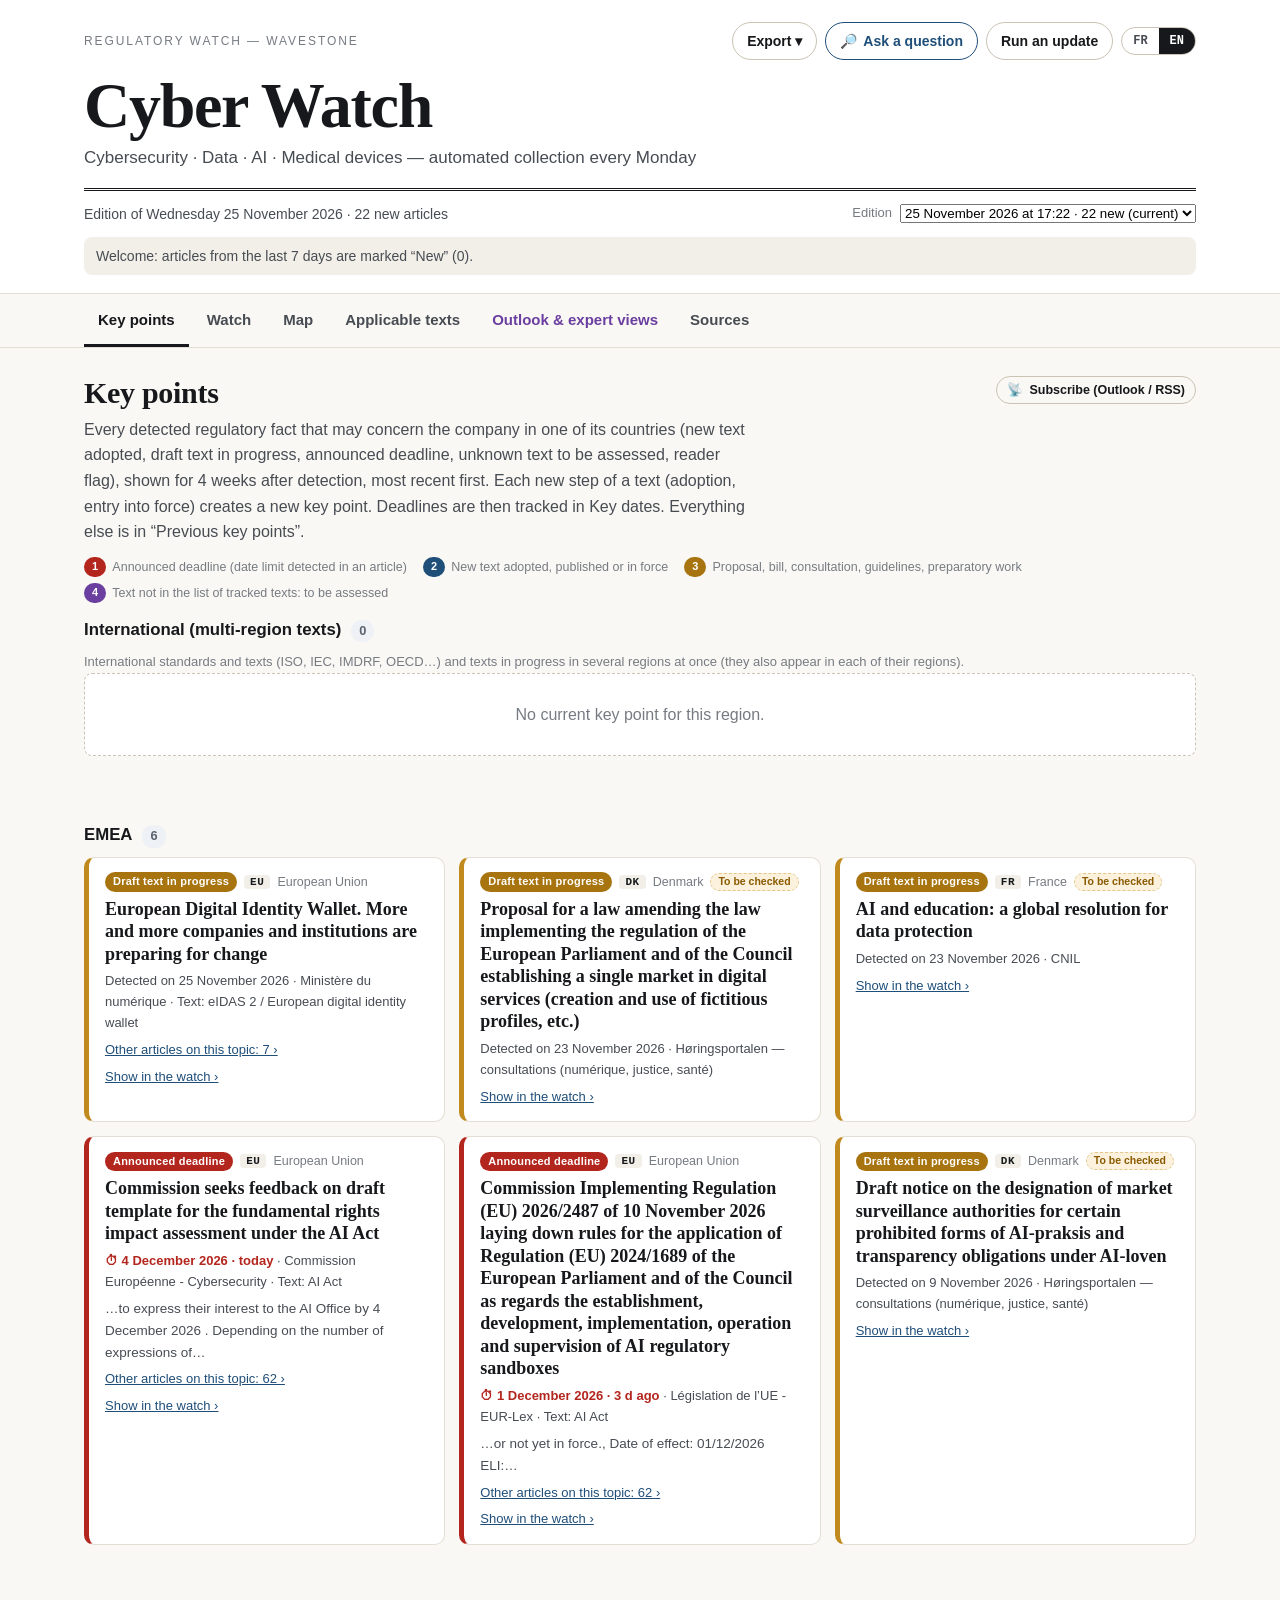
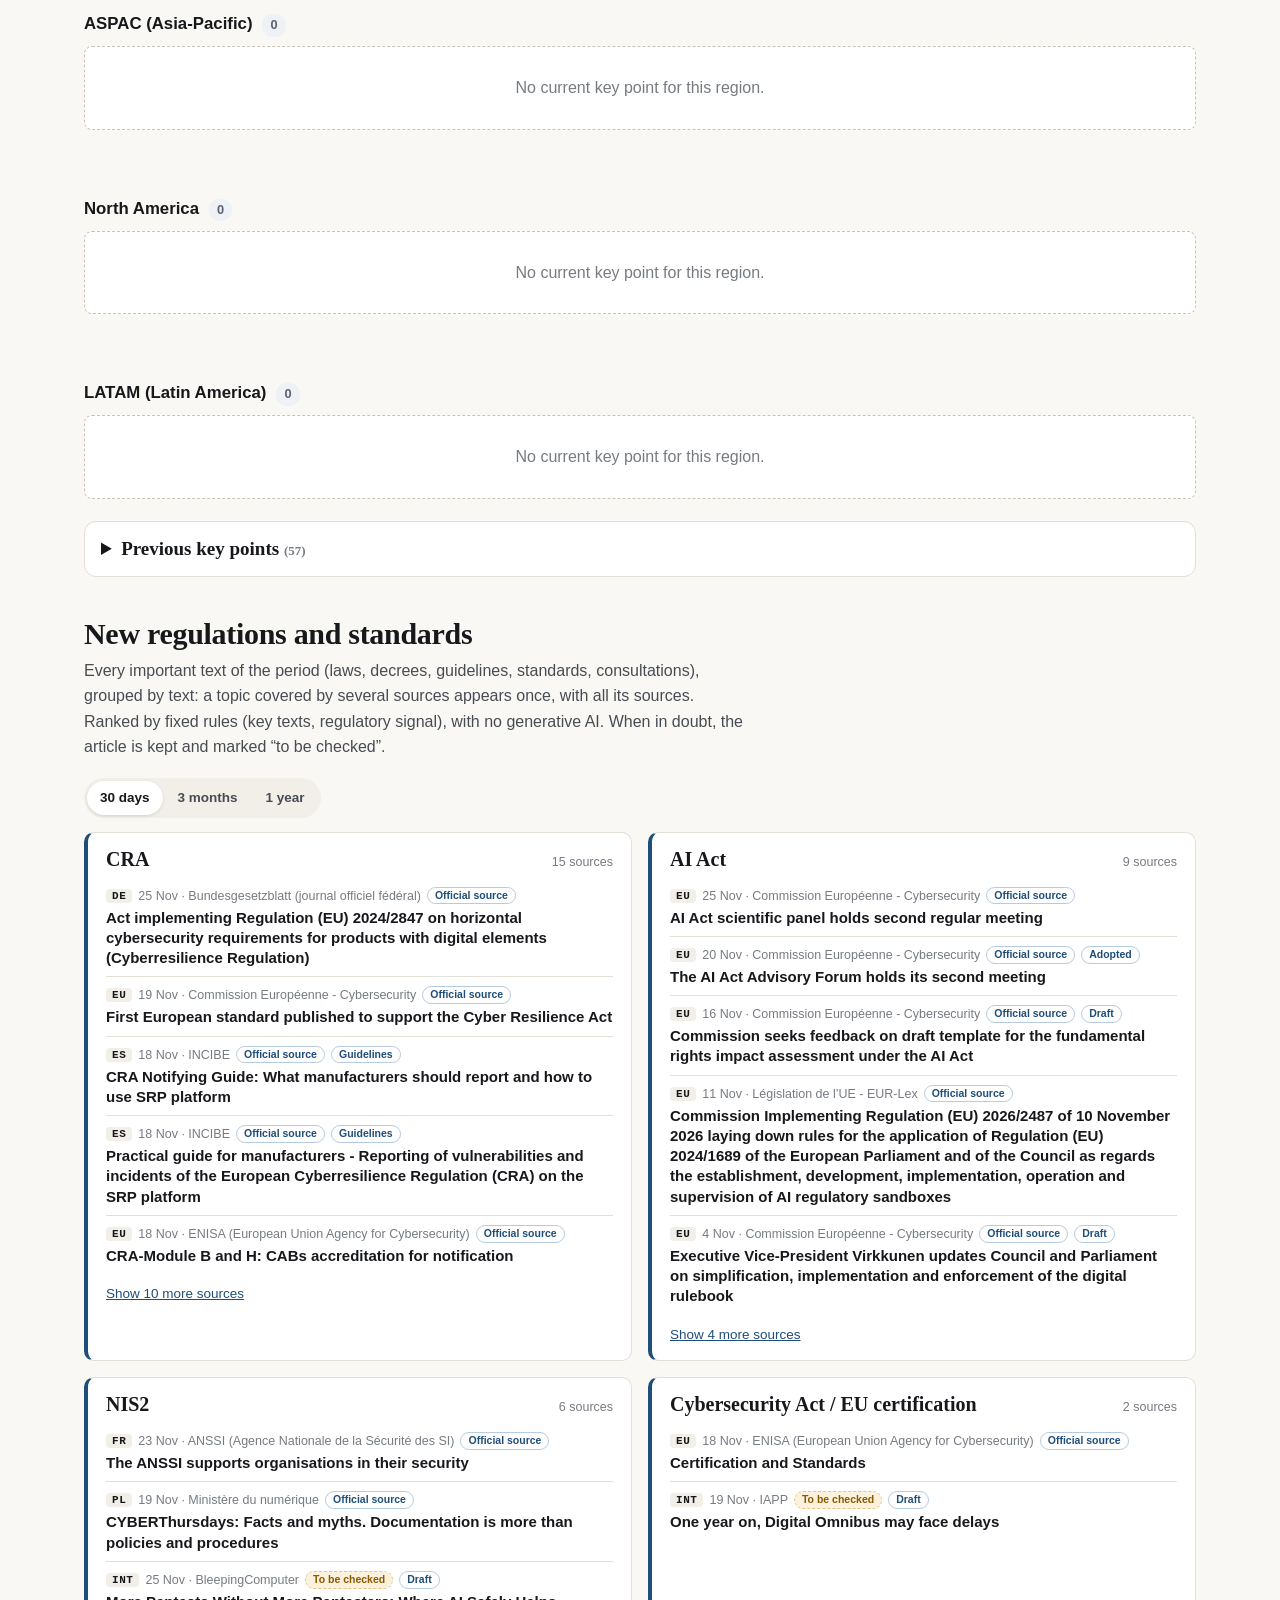
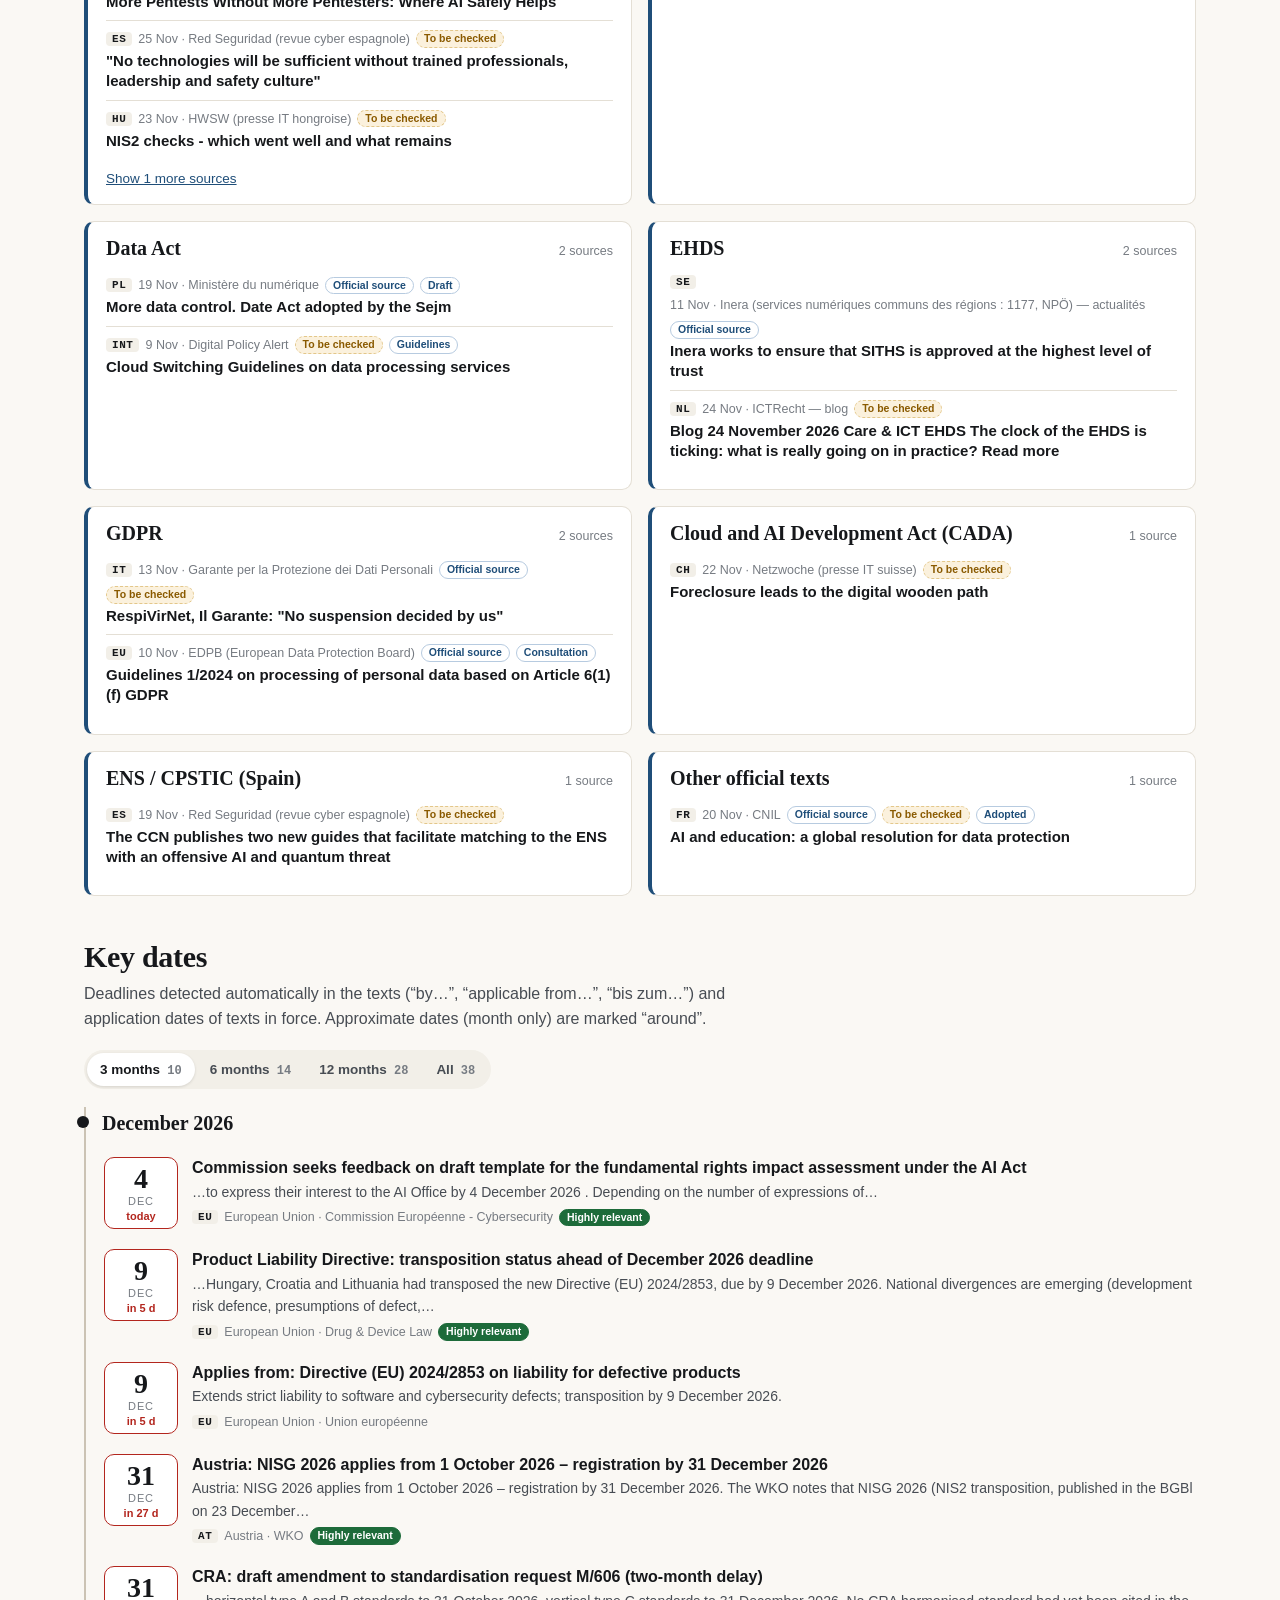
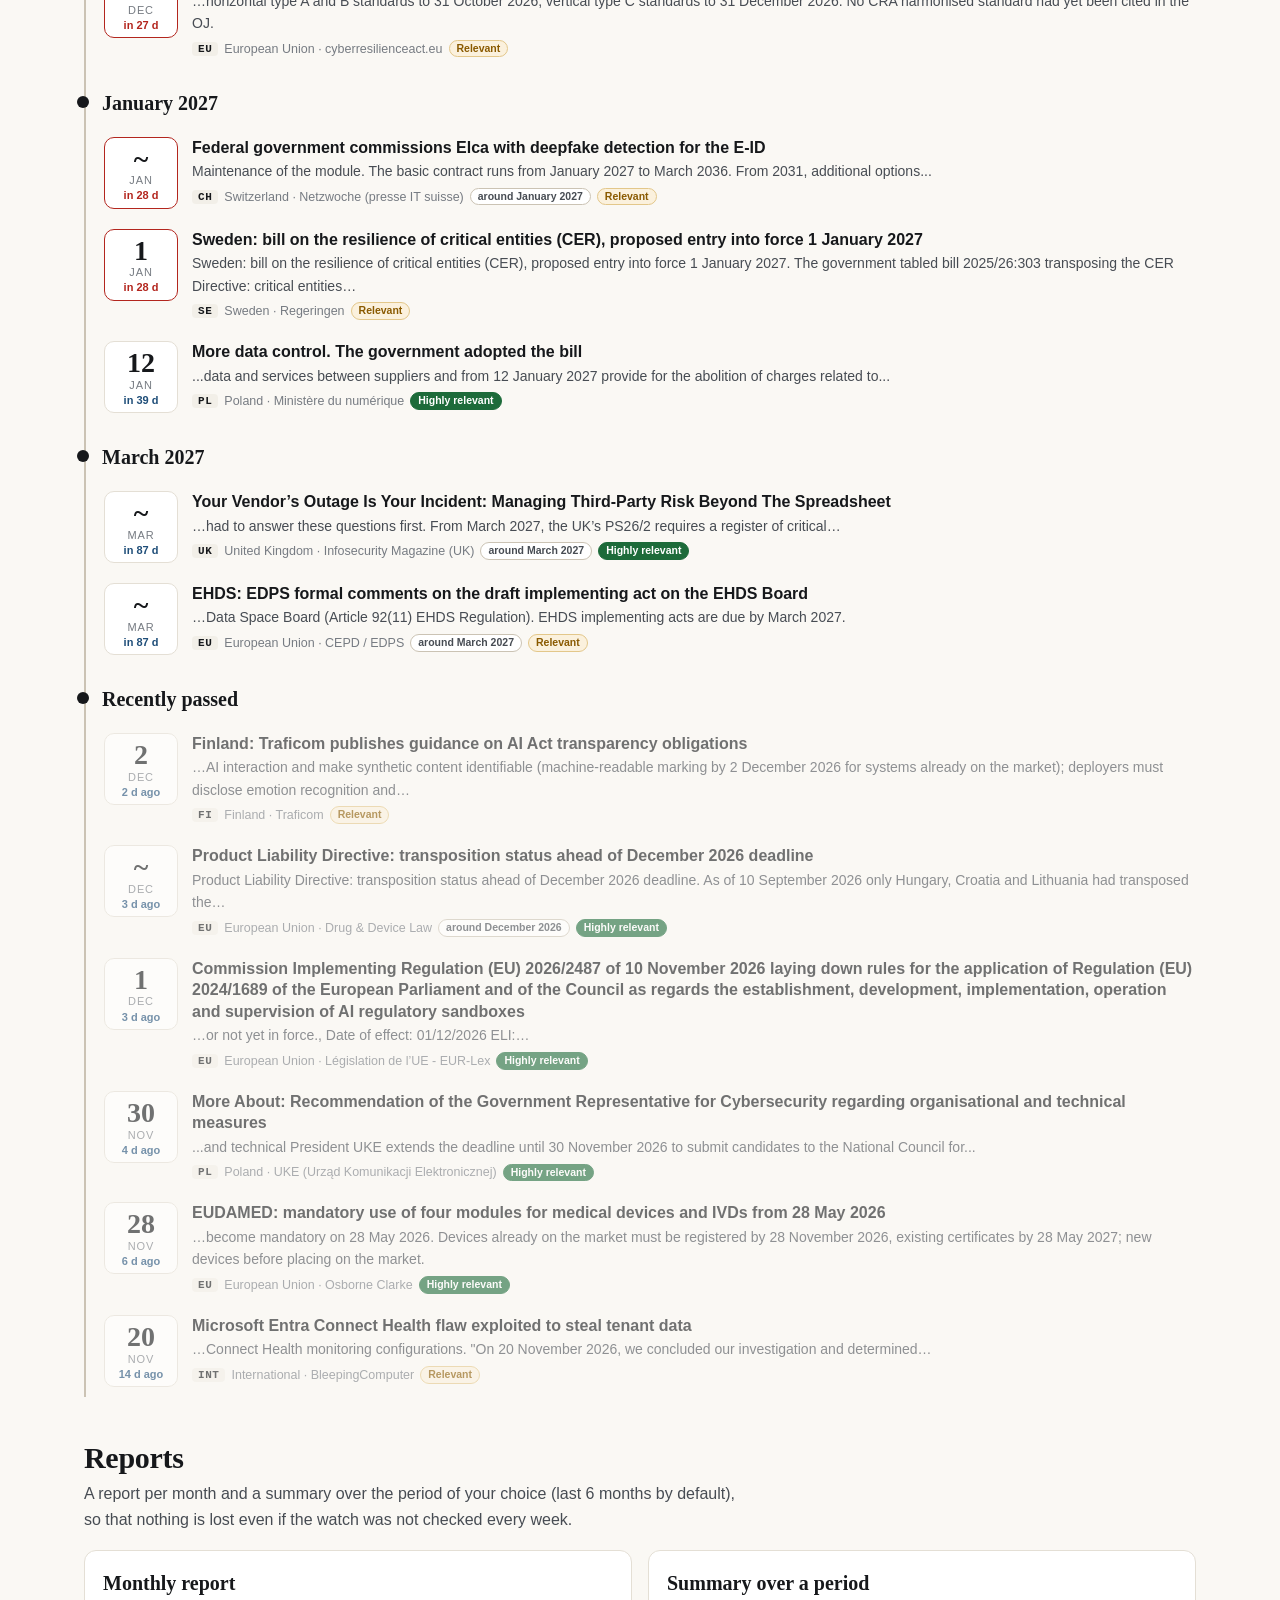
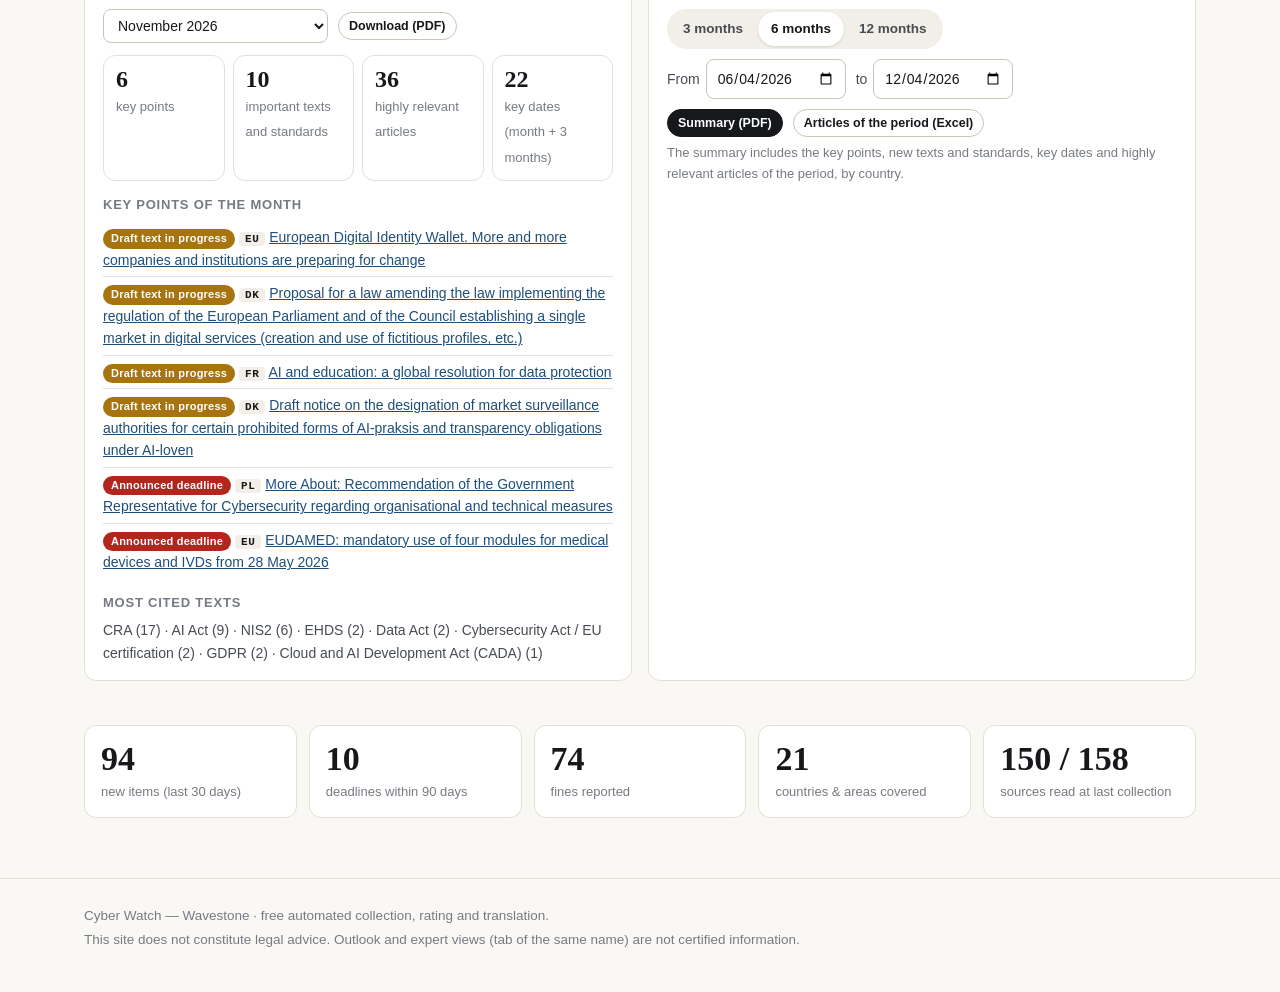
<file: index.html>
<!DOCTYPE html>
<html lang="en">
<head>
<meta charset="utf-8">
<meta name="viewport" content="width=device-width, initial-scale=1">
<title>Cyber Watch</title>
<meta name="description" content="Veille réglementaire cybersécurité, données, IA et dispositifs médicaux. Regulatory watch on cybersecurity, data, AI and medical devices.">
<link rel="stylesheet" href="style.css">
</head>
<body>
<a class="skip" href="#contenu" data-i18n="skip">Aller au contenu</a>

<!--
  Aucun texte d'article n'est écrit ici : tout est construit par script.js, en
  français ou en anglais, à partir des fichiers de data/ :
    actualites.js   veille certifiée, 6 derniers mois (articles collectés + base de connaissance)
    actualites_archives.js  articles plus anciens, chargés à la demande (période, restitution)
    alertes.js      points clés (alertes stables) ; flux RSS points_cles_fr|en.xml
    debats.js       avis d'experts (non certifié, toujours affiché à part)
    pressentis.js   « Pressentis et avis d'experts » (sujets regroupés, cycle de vie)
    referentiel.js  textes applicables par pays
    etat_sources.js, versions.js, acronymes.js, syntheses.js, monde.js (fond de carte)
-->

<header class="masthead">
  <div class="wrap">
    <div class="collecte-bandeau" id="collecte-bandeau" role="status" aria-live="polite" hidden></div>
    <div class="mast-top">
      <p class="mast-kicker" id="surtitre">Veille réglementaire — Wavestone</p>
      <div class="mast-tools">
        <div class="menu" id="menu-export">
          <button type="button" class="btn btn-quiet" aria-haspopup="true" aria-expanded="false" data-menu data-i18n="btn_export">Exporter</button>
          <div class="menu-list" role="menu" hidden>
            <button type="button" role="menuitem" id="export-pdf-complet" data-i18n="btn_pdf_all">La veille complète (PDF)</button>
            <button type="button" role="menuitem" id="export-pdf" data-i18n="btn_pdf">Les articles affichés (PDF)</button>
            <button type="button" role="menuitem" id="export-csv" data-i18n="btn_excel">Les articles affichés (Excel)</button>
            <button type="button" role="menuitem" id="export-slides" data-i18n="btn_slides">Support de slides (PowerPoint)</button>
          </div>
        </div>
        <button type="button" class="btn btn-quiet btn-assistant" id="assistant-ouvrir" aria-controls="assistant" aria-expanded="false"><span aria-hidden="true">🔎</span> <span data-i18n="as_btn">Poser une question</span></button>
        <a class="btn btn-quiet" id="lancer-maj" href="#" target="_blank" rel="noopener noreferrer" hidden data-i18n="btn_update">Lancer une mise à jour</a>
        <div class="lang-switch" role="group" aria-label="Langue / Language">
          <button type="button" class="lang-btn" data-lang="fr" lang="fr">FR</button>
          <button type="button" class="lang-btn" data-lang="en" lang="en">EN</button>
        </div>
      </div>
    </div>
    <h1 class="mast-title" id="titre">Cyber Watch</h1>
    <p class="mast-sub" id="sous-titre"></p>
    <div class="mast-edition">
      <p id="edition"></p>
      <label class="edition-select"><span data-i18n="version_label">Édition</span>
        <select id="version-select"></select></label>
    </div>
    <p class="version-banner" id="version-banner" hidden></p>
    <div class="visite-banner" id="visite-banner" hidden></div>
  </div>
</header>

<nav class="site-nav" aria-label="Rubriques du site">
  <div class="wrap">
    <div class="tabs" role="tablist">
      <a class="tab" role="tab" href="#essentiel" data-tab-link="essentiel" data-i18n="tab_essentiel">L'essentiel</a>
      <a class="tab" role="tab" href="#veille" data-tab-link="veille" data-i18n="tab_watch">Veille</a>
      <a class="tab" role="tab" href="#carte" data-tab-link="carte" data-i18n="tab_map">Carte</a>
      <a class="tab" role="tab" href="#referentiel" data-tab-link="referentiel" data-i18n="tab_ref">Textes applicables</a>
      <a class="tab tab-debats" role="tab" href="#debats" data-tab-link="debats" data-i18n="tab_debats">Pressentis et avis d'experts</a>
      <a class="tab" role="tab" href="#sources" data-tab-link="sources" data-i18n="tab_sources">Sources</a>
    </div>
  </div>
</nav>

<main id="contenu">

<!-- ============================================================ L'ESSENTIEL -->
<div class="tab-panel" data-tab="essentiel">
  <div class="wrap">
    <section class="points-cles" aria-labelledby="pc-titre">
      <header class="block-head pc-head">
        <div>
          <h2 id="pc-titre" data-i18n="pc_title">Points clés</h2>
          <p class="block-lead" data-i18n="pc_lead"></p>
        </div>
        <button type="button" class="btn btn-quiet btn-sm" id="pc-rss"><span aria-hidden="true">📡</span> <span data-i18n="pc_rss">S'abonner (Outlook / RSS)</span></button>
      </header>
      <div class="pc-legende" id="pc-legende"></div>
      <div class="pc-liste" id="pc-liste"></div>
      <p class="empty" id="pc-vide" hidden data-i18n="pc_empty"></p>
      <details class="pc-precedents" id="pc-precedents">
        <summary><span data-i18n="pc_prev">Points clés précédents</span> <span class="block-meta" id="pc-prev-n"></span></summary>
        <p class="block-meta" data-i18n="pc_prev_lead"></p>
        <div id="pc-prev-liste"></div>
      </details>
    </section>

    <section class="textes-mois" aria-labelledby="tm-titre">
      <header class="block-head">
        <h2 id="tm-titre" data-i18n="tm_title">Nouvelles réglementations et normes</h2>
        <p class="block-lead" data-i18n="tm_lead"></p>
      </header>
      <div class="seg" role="group" id="tm-periode">
        <button type="button" data-j="30" aria-pressed="true" data-i18n="p30">30 jours</button>
        <button type="button" data-j="90" data-i18n="p90">3 mois</button>
        <button type="button" data-j="365" data-i18n="p365">1 an</button>
      </div>
      <div id="tm-liste" class="tm-liste"></div>
      <p class="empty" id="tm-vide" hidden data-i18n="tm_empty"></p>
    </section>

    <section class="agenda" aria-labelledby="agenda-titre">
      <header class="block-head">
        <h2 id="agenda-titre" data-i18n="agenda_title">Dates clés</h2>
        <p class="block-lead" data-i18n="agenda_lead"></p>
      </header>
      <div class="seg" role="group" id="agenda-horizon">
        <button type="button" data-h="90" aria-pressed="true" data-i18n="h90">3 mois</button>
        <button type="button" data-h="180" data-i18n="h180">6 mois</button>
        <button type="button" data-h="365" data-i18n="h365">12 mois</button>
        <button type="button" data-h="1100" data-i18n="hall">Tout</button>
      </div>
      <ol class="timeline" id="timeline"></ol>
      <p class="empty" id="agenda-vide" hidden data-i18n="agenda_empty"></p>
    </section>

    <section class="bilans" aria-labelledby="bilan-titre">
      <header class="block-head">
        <h2 id="bilan-titre" data-i18n="bi_title">Bilans et restitutions</h2>
        <p class="block-lead" data-i18n="bi_lead"></p>
      </header>
      <div class="bilan-grid">
        <div class="bilan-box">
          <h3 data-i18n="bi_month">Bilan mensuel</h3>
          <div class="bilan-ctrl">
            <select id="bilan-mois" class="select" aria-label="Mois"></select>
            <button type="button" class="btn btn-sm" id="bilan-pdf" data-i18n="bi_pdf">Télécharger (PDF)</button>
          </div>
          <div id="bilan-resume" class="bilan-resume"></div>
        </div>
        <div class="bilan-box">
          <h3 data-i18n="bi_rest">Restitution sur une période</h3>
          <div class="seg" role="group" id="rest-preset">
            <button type="button" data-m="3" data-i18n="p90">3 mois</button>
            <button type="button" data-m="6" aria-pressed="true" data-i18n="h180">6 mois</button>
            <button type="button" data-m="12" data-i18n="h365">12 mois</button>
          </div>
          <div class="bilan-ctrl">
            <label><span data-i18n="per_du">Du</span> <input type="date" id="rest-du" class="select"></label>
            <label><span data-i18n="per_au">au</span> <input type="date" id="rest-au" class="select"></label>
          </div>
          <div class="bilan-ctrl">
            <button type="button" class="btn btn-primary btn-sm" id="rest-pdf" data-i18n="bi_rest_pdf">Restitution (PDF)</button>
            <button type="button" class="btn btn-sm" id="rest-csv" data-i18n="bi_rest_csv">Articles de la période (Excel)</button>
          </div>
          <p class="block-meta" data-i18n="bi_rest_note"></p>
        </div>
      </div>
    </section>

    <section class="chiffres" aria-labelledby="chiffres-titre">
      <h2 id="chiffres-titre" class="sr-only" data-i18n="kpi_title">En chiffres</h2>
      <div class="kpis" id="kpis"></div>
    </section>
  </div>
</div>

<!-- ================================================================= VEILLE -->
<div class="tab-panel" data-tab="veille" hidden>
  <div class="wrap">
    <div class="toolbar">
      <div class="seg seg-big" role="group" id="fenetre">
        <button type="button" data-f="recent" aria-pressed="true"><span data-i18n="w_recent">Nouveautés</span> <span class="seg-n" id="n-recent"></span></button>
        <button type="button" data-f="archives"><span data-i18n="w_archives">Archives</span> <span class="seg-n" id="n-archives"></span></button>
      </div>
      <div class="toolbar-right">
        <input type="search" id="recherche" class="search" data-i18n-ph="search_ph" autocomplete="off" aria-label="Rechercher">
        <button type="button" class="btn" id="toggle-filters" aria-expanded="false" aria-controls="facets">
          <span data-i18n="filters">Affiner</span> <span class="active-count" id="active-count" hidden></span>
        </button>
        <select id="tri" class="select" aria-label="Tri">
          <option value="date" data-i18n="sort_date">Plus récents</option>
          <option value="pertinence" data-i18n="sort_pert">Plus pertinents</option>
          <option value="amende" data-i18n="sort_fine">Plus fortes amendes</option>
        </select>
      </div>
    </div>
    <p class="window-note" id="window-note"></p>
    <p class="search-hint" data-i18n="search_hint"></p>

    <div class="facets-panel" id="facets" hidden>
      <div class="facets">
        <fieldset class="facet facet-wide facet-periode"><legend data-i18n="f_periode">Période</legend>
          <div class="periode-ctrl">
            <label><span data-i18n="per_du">Du</span> <input type="date" id="per-du" class="select"></label>
            <label><span data-i18n="per_au">au</span> <input type="date" id="per-au" class="select"></label>
            <div class="seg" role="group" id="per-preset">
              <button type="button" data-m="1" data-i18n="per_1m">1 mois</button>
              <button type="button" data-m="6" data-i18n="h180">6 mois</button>
              <button type="button" data-m="12" data-i18n="h365">12 mois</button>
              <button type="button" data-m="0" data-i18n="per_clear">Effacer</button>
            </div>
          </div>
          <label class="switch"><input type="checkbox" id="depuis-visite"><span data-i18n="since_visit">Seulement les nouveautés depuis ma dernière visite</span></label>
          <p class="block-meta" id="per-archives" hidden></p>
        </fieldset>
        <fieldset class="facet"><legend data-i18n="f_pert">Pertinence</legend><div class="chips" id="fc-pert"></div></fieldset>
        <fieldset class="facet"><legend data-i18n="f_region">Région</legend><p class="facet-aide" data-i18n="f_geo_aide"></p><div class="chips" id="fc-region"></div></fieldset>
        <fieldset class="facet"><legend data-i18n="f_sr">Sous-région</legend><div class="chips" id="fc-sr"></div></fieldset>
        <fieldset class="facet"><legend data-i18n="f_zone">Pays / zone</legend><div class="chips" id="fc-zone"></div></fieldset>
        <fieldset class="facet facet-wide"><legend data-i18n="f_theme">Textes et normes</legend><div class="chips" id="fc-theme"></div>
          <button type="button" class="linkbtn" id="more-themes" hidden></button></fieldset>
        <fieldset class="facet facet-wide"><legend data-i18n="f_autorite">Autorités</legend><div class="chips" id="fc-autorite"></div></fieldset>
        <fieldset class="facet facet-wide"><legend data-i18n="f_grand">Grands thèmes</legend><div class="chips" id="fc-grand"></div></fieldset>
        <fieldset class="facet"><legend data-i18n="f_section">Rubrique</legend><div class="chips" id="fc-section"></div></fieldset>
        <fieldset class="facet"><legend data-i18n="f_status">Statut du texte</legend><div class="chips" id="fc-statut"></div></fieldset>
        <fieldset class="facet"><legend data-i18n="f_nature">Source</legend><div class="chips" id="fc-nature"></div></fieldset>
        <fieldset class="facet"><legend data-i18n="f_fine">Amendes</legend><div class="chips" id="fc-amende"></div></fieldset>
      </div>
      <div class="facets-foot">
        <label class="switch"><input type="checkbox" id="voir-originaux"><span data-i18n="show_originals">Textes d'origine (non traduits)</span></label>
        <button type="button" class="btn btn-quiet" id="reset-filters" data-i18n="reset">Tout effacer</button>
      </div>
    </div>

    <p class="result-count" id="result-count" aria-live="polite"></p>
    <p class="surveiller-note" id="surveiller-note" hidden><span id="surveiller-texte"></span>
      <button type="button" class="linkbtn" id="surveiller-bascule"></button></p>
    <p class="empty" id="empty-state" hidden data-i18n="empty">Aucun article ne correspond à ces filtres.</p>
    <p class="empty" id="no-data" hidden data-i18n="no_data"></p>
    <div id="rubriques"></div>
  </div>
</div>

<!-- ================================================================== CARTE -->
<div class="tab-panel" data-tab="carte" hidden>
  <div class="wrap">
    <header class="block-head">
      <h2 data-i18n="map_title">Carte de la veille</h2>
      <p class="block-lead" data-i18n="map_lead"></p>
    </header>
    <div class="map-tools">
      <div class="seg" role="group" id="map-vue">
        <button type="button" data-v="monde" aria-pressed="true" data-i18n="map_world">Monde</button>
        <button type="button" data-v="europe" data-i18n="map_europe">Europe</button>
        <button type="button" data-v="mea" data-i18n="map_mea">Moyen-Orient et Afrique</button>
        <button type="button" data-v="na" data-i18n="map_na">Amérique du Nord</button>
        <button type="button" data-v="latam" data-i18n="map_latam">Amérique latine</button>
        <button type="button" data-v="aspac" data-i18n="map_aspac">Asie-Pacifique</button>
      </div>
      <div class="seg" role="group" id="map-periode">
        <button type="button" data-p="30" data-i18n="p30">30 jours</button>
        <button type="button" data-p="90" data-i18n="p90">3 mois</button>
        <button type="button" data-p="" aria-pressed="true" data-i18n="pall">Tout</button>
      </div>
      <div class="map-legend" id="map-legend" aria-hidden="true"></div>
    </div>
    <div class="map-layout">
      <div class="map-stage" id="map-stage">
        <svg id="map-svg" role="img" aria-labelledby="map-svg-title"><title id="map-svg-title">Carte</title></svg>
        <div class="map-pills" id="map-pills"></div>
        <div class="map-tooltip" id="map-tooltip" hidden></div>
      </div>
      <aside class="map-fiche" id="map-fiche">
        <p class="map-hint" data-i18n="map_hint">Choisissez un pays sur la carte.</p>
      </aside>
    </div>
  </div>
</div>

<!-- ============================================================ RÉFÉRENTIEL -->
<div class="tab-panel" data-tab="referentiel" hidden>
  <div class="wrap">
    <header class="block-head">
      <h2 data-i18n="ref_title">Textes applicables</h2>
      <p class="block-lead" data-i18n="ref_lead"></p>
      <p class="block-meta" id="ref-resume"></p>
    </header>
    <div class="toolbar">
      <select id="ref-zone" class="select" aria-label="Zone"></select>
      <select id="ref-cat" class="select" aria-label="Catégorie"></select>
      <input type="search" id="ref-recherche" class="search" data-i18n-ph="ref_search_ph" autocomplete="off" aria-label="Filtrer">
      <button type="button" class="btn btn-quiet" id="ref-export" data-i18n="btn_excel_ref">Exporter (Excel)</button>
    </div>
    <div id="ref-liste" class="ref-liste"></div>
    <p class="empty" id="ref-vide" hidden data-i18n="ref_empty">Aucun texte pour ce filtre.</p>
  </div>
</div>

<!-- ================================================================ DÉBATS -->
<div class="tab-panel" data-tab="debats" hidden>
  <div class="wrap">
    <div class="avert" role="note">
      <p class="avert-title" data-i18n="deb_warn_title">Section non certifiée</p>
      <p data-i18n="deb_warn"></p>
    </div>
    <header class="block-head">
      <h2 data-i18n="deb_title">Pressentis et avis d'experts</h2>
      <p class="block-lead" data-i18n="deb_lead"></p>
    </header>
    <div class="toolbar">
      <input type="search" id="deb-recherche" class="search" data-i18n-ph="deb_search_ph" autocomplete="off" aria-label="Filtrer">
    </div>
    <section aria-labelledby="pr-press-titre">
      <h3 id="pr-press-titre" data-i18n="pre_title">Textes et évolutions pressentis</h3>
      <p class="block-meta" data-i18n="pre_lead"></p>
      <div id="pre-liste" class="deb-liste"></div>
      <p class="empty" id="pre-vide" hidden data-i18n="pre_empty"></p>
    </section>
    <section aria-labelledby="pr-avis-titre">
      <h3 id="pr-avis-titre" data-i18n="avi_title">Avis d'experts sur les textes adoptés</h3>
      <p class="block-meta" data-i18n="avi_lead"></p>
      <div id="avi-liste" class="deb-liste"></div>
      <p class="empty" id="avi-vide" hidden data-i18n="avi_empty"></p>
    </section>
    <section aria-labelledby="deb-liste-titre" id="deb-ancien" hidden>
      <h3 id="deb-liste-titre" data-i18n="deb_list">Dernières prises de position</h3>
      <div id="tendances" hidden></div>
      <div id="deb-liste" class="deb-liste"></div>
      <p class="empty" id="deb-vide" hidden data-i18n="deb_empty"></p>
    </section>
  </div>
</div>

<!-- ================================================================ SOURCES -->
<div class="tab-panel" data-tab="sources" hidden>
  <div class="wrap">
    <section id="etat-sources">
      <header class="block-head">
        <h2 data-i18n="src_title">Sources de la veille</h2>
        <p class="block-lead" data-i18n="src_lead"></p>
        <p class="block-meta" id="etat-resume"></p>
      </header>
      <div class="src-stats" id="etat-stats"></div>

      <div class="src-manage">
        <button type="button" class="btn btn-primary" id="src-ajouter" data-i18n="src_add">+ Ajouter une source</button>
        <button type="button" class="btn btn-quiet" id="src-jeton" data-i18n="src_token">Jeton GitHub</button>
        <span class="src-mode" id="src-mode"></span>
      </div>
      <form class="src-form" id="src-form" hidden novalidate>
        <h3 data-i18n="src_form_title">Nouvelle source</h3>
        <div class="form-grid">
          <label><span data-i18n="sf_name">Nom de la source *</span><input type="text" name="nom" required maxlength="150"></label>
          <label><span data-i18n="sf_zone">Pays / zone *</span><select name="zone" required id="sf-zone"></select><small class="facet-aide" data-i18n="sf_zone_aide"></small></label>
          <label><span data-i18n="sf_type">Type de source</span>
            <select name="type">
              <option value="Site gouvernemental officiel" data-i18n="n_officielle">Source officielle</option>
              <option value="Cabinet d'avocats" data-i18n="n_cabinet">Cabinet d'avocats</option>
              <option value="Presse spécialisée" data-i18n="n_presse">Presse et autres</option>
              <option value="Avis d'experts (non certifié)" data-i18n="n_opinion">Avis d'experts (non certifié)</option>
            </select></label>
          <label class="wide"><span data-i18n="sf_url">Adresse du site *</span><input type="url" name="url" required placeholder="https://"></label>
          <label class="wide"><span data-i18n="sf_feeds">Flux RSS (facultatif, un par ligne)</span><textarea name="flux" rows="2" placeholder="https://…/rss.xml"></textarea></label>
          <label class="wide"><span data-i18n="sf_pages">Pages d'actualités datées (facultatif, une par ligne)</span><textarea name="pages" rows="2" placeholder="https://…/actualites"></textarea></label>
        </div>
        <p class="hint" data-i18n="sf_hint"></p>
        <p class="form-error" id="src-form-err" hidden></p>
        <div class="form-actions">
          <button type="submit" class="btn btn-primary" data-i18n="sf_submit">Ajouter…</button>
          <button type="button" class="btn btn-quiet" id="src-form-cancel" data-i18n="cancel">Annuler</button>
        </div>
      </form>

      <div class="toolbar">
        <div class="seg" role="group" id="etat-filtres">
          <button type="button" data-a="" aria-pressed="true" data-i18n="s_all">Toutes</button>
          <button type="button" data-a="ok" data-i18n="s_ok">Accessibles</button>
          <button type="button" data-a="partielle" data-i18n="s_partial">Partielles</button>
          <button type="button" data-a="ko" data-i18n="s_ko">Inaccessibles</button>
          <button type="button" data-a="autre" data-i18n="s_other">Ignorées</button>
        </div>
        <input type="search" id="etat-recherche" class="search" data-i18n-ph="src_search_ph" autocomplete="off" aria-label="Filtrer">
      </div>
      <div class="table-wrap">
        <table class="data-table">
          <thead><tr><th data-i18n="th_access">Accès</th><th data-i18n="th_source">Source</th><th data-i18n="th_zone">Zone</th><th data-i18n="th_read">Lecture</th><th class="num" data-i18n="th_found">Trouvés</th><th class="num" data-i18n="th_new">Nouveaux</th><th data-i18n="th_detail">Détail</th><th data-i18n="th_action">Action</th></tr></thead>
          <tbody id="etat-lignes"></tbody>
        </table>
      </div>
      <p class="empty" id="etat-vide" hidden data-i18n="src_empty">Aucune source ne correspond à ce filtre.</p>
      <p class="block-meta" id="trad-status"></p>
    </section>

    <details class="annexe" id="couverture">
      <summary><span data-i18n="cov_title">Couverture : pays × thème</span> <span class="block-meta" id="cov-resume"></span></summary>
      <p class="block-lead" data-i18n="cov_lead"></p>
      <div class="table-wrap"><table class="data-table cov-table" id="cov-table"></table></div>
    </details>

    <details class="annexe" id="ecartes">
      <summary><span data-i18n="ec_title">Articles écartés</span> <span class="block-meta" id="ec-resume"></span></summary>
      <p class="block-lead" data-i18n="ec_lead"></p>
      <div class="toolbar">
        <input type="search" id="ec-recherche" class="search" data-i18n-ph="ec_search_ph" autocomplete="off" aria-label="Filtrer">
        <select id="ec-motif" class="select" aria-label="Motif"></select>
        <button type="button" class="btn btn-quiet" id="ec-export" data-i18n="ec_export">Télécharger la liste (Excel)</button>
      </div>
      <div class="table-wrap">
        <table class="data-table">
          <thead><tr><th data-i18n="ec_th_date">Date</th><th data-i18n="ec_th_title">Titre</th><th data-i18n="th_source">Source</th><th data-i18n="ec_th_reason">Motif</th><th data-i18n="th_action">Action</th></tr></thead>
          <tbody id="ec-lignes"></tbody>
        </table>
      </div>
      <p class="block-meta" id="ec-plus"></p>
    </details>

    <details class="annexe" id="acronymes">
      <summary><span data-i18n="acro_title">Sujets suivis</span> <span class="block-meta" id="acro-resume"></span></summary>
      <p class="block-lead" data-i18n="acro_lead"></p>
      <div class="toolbar">
        <div class="seg" role="group" id="acro-filtres">
          <button type="button" data-a="" aria-pressed="true" data-i18n="ac_all">Tous</button>
          <button type="button" data-a="textes" data-i18n="ac_textes">Textes et normes</button>
          <button type="button" data-a="autorites" data-i18n="ac_autorites">Autorités</button>
          <button type="button" data-a="candidat" data-i18n="ac_candidats">Candidats à valider</button>
        </div>
        <input type="search" id="acro-recherche" class="search" data-i18n-ph="ac_search_ph" autocomplete="off" aria-label="Filtrer">
      </div>
      <div class="table-wrap">
        <table class="data-table">
          <thead><tr><th data-i18n="ac_th_acro">Sujet</th><th data-i18n="ac_th_type">Type</th><th class="num" data-i18n="ac_th_n">Articles</th><th data-i18n="ac_th_ex">Exemple récent</th></tr></thead>
          <tbody id="acro-lignes"></tbody>
        </table>
      </div>
      <p class="empty" id="acro-vide" hidden data-i18n="ac_empty">Aucun sujet pour ce filtre.</p>
    </details>

    <details class="annexe" id="methode" open>
      <summary data-i18n="method">Méthode</summary>
      <p class="block-lead" data-i18n="method_lead"></p>
      <div class="method" id="method-blocks"></div>
    </details>
  </div>
</div>

</main>

<footer class="site-footer">
  <div class="wrap">
    <p data-i18n="footer">Cyber Watch — Wavestone</p>
    <p class="footer-note" data-i18n="footer_note"></p>
  </div>
</footer>

<aside class="assistant" id="assistant" hidden aria-labelledby="as-titre">
  <div class="as-head">
    <h2 id="as-titre" data-i18n="as_title">Assistant de recherche</h2>
    <button type="button" class="as-fermer" id="assistant-fermer" aria-label="Fermer">✕</button>
  </div>
  <p class="as-note" data-i18n="as_note"></p>
  <form class="as-form" id="as-form" role="search">
    <input type="search" id="as-q" class="search" autocomplete="off" data-i18n-ph="as_ph" aria-label="Question">
    <button type="submit" class="btn btn-primary btn-sm" data-i18n="as_go">Chercher</button>
  </form>
  <div class="as-exemples" id="as-exemples"></div>
  <div class="as-compris" id="as-compris" hidden></div>
  <div class="as-resultats" id="as-resultats" aria-live="polite"></div>
</aside>

<div class="toast" id="toast" role="status" aria-live="polite" hidden></div>

<div class="modal-back" id="modal" hidden>
  <div class="modal" role="dialog" aria-modal="true" aria-labelledby="modal-titre">
    <h3 id="modal-titre"></h3>
    <div id="modal-corps"></div>
    <div class="form-actions">
      <button type="button" class="btn btn-primary" id="modal-ok"></button>
      <button type="button" class="btn btn-quiet" id="modal-annuler" data-i18n="cancel">Annuler</button>
    </div>
  </div>
</div>

<div id="print-report" class="print-report" aria-hidden="true"></div>

<script src="data/actualites.js"></script>
<script src="data/alertes.js" onerror="window.VEILLE_ALERTES=null"></script>
<script src="data/etat_sources.js"></script>
<script src="data/syntheses.js" onerror="window.VEILLE_SYNTHESES=null"></script>
<script src="data/syntheses_en.js" onerror="window.VEILLE_SYNTHESES_EN=null"></script>
<script src="data/acronymes.js" onerror="window.VEILLE_ACRONYMES=null"></script>
<script src="data/versions.js" onerror="window.VEILLE_VERSIONS=null"></script>
<script src="data/referentiel.js" onerror="window.VEILLE_REFERENTIEL=null"></script>
<script src="data/debats.js" onerror="window.VEILLE_DEBATS=null"></script>
<script src="data/pressentis.js" onerror="window.VEILLE_PRESSENTIS=null"></script>
<script src="data/ecartes_site.js" onerror="window.VEILLE_ECARTES=null"></script>
<script src="data/monde.js" onerror="window.VEILLE_MONDE=null"></script>
<script src="script.js"></script>
</body>
</html>
</file>
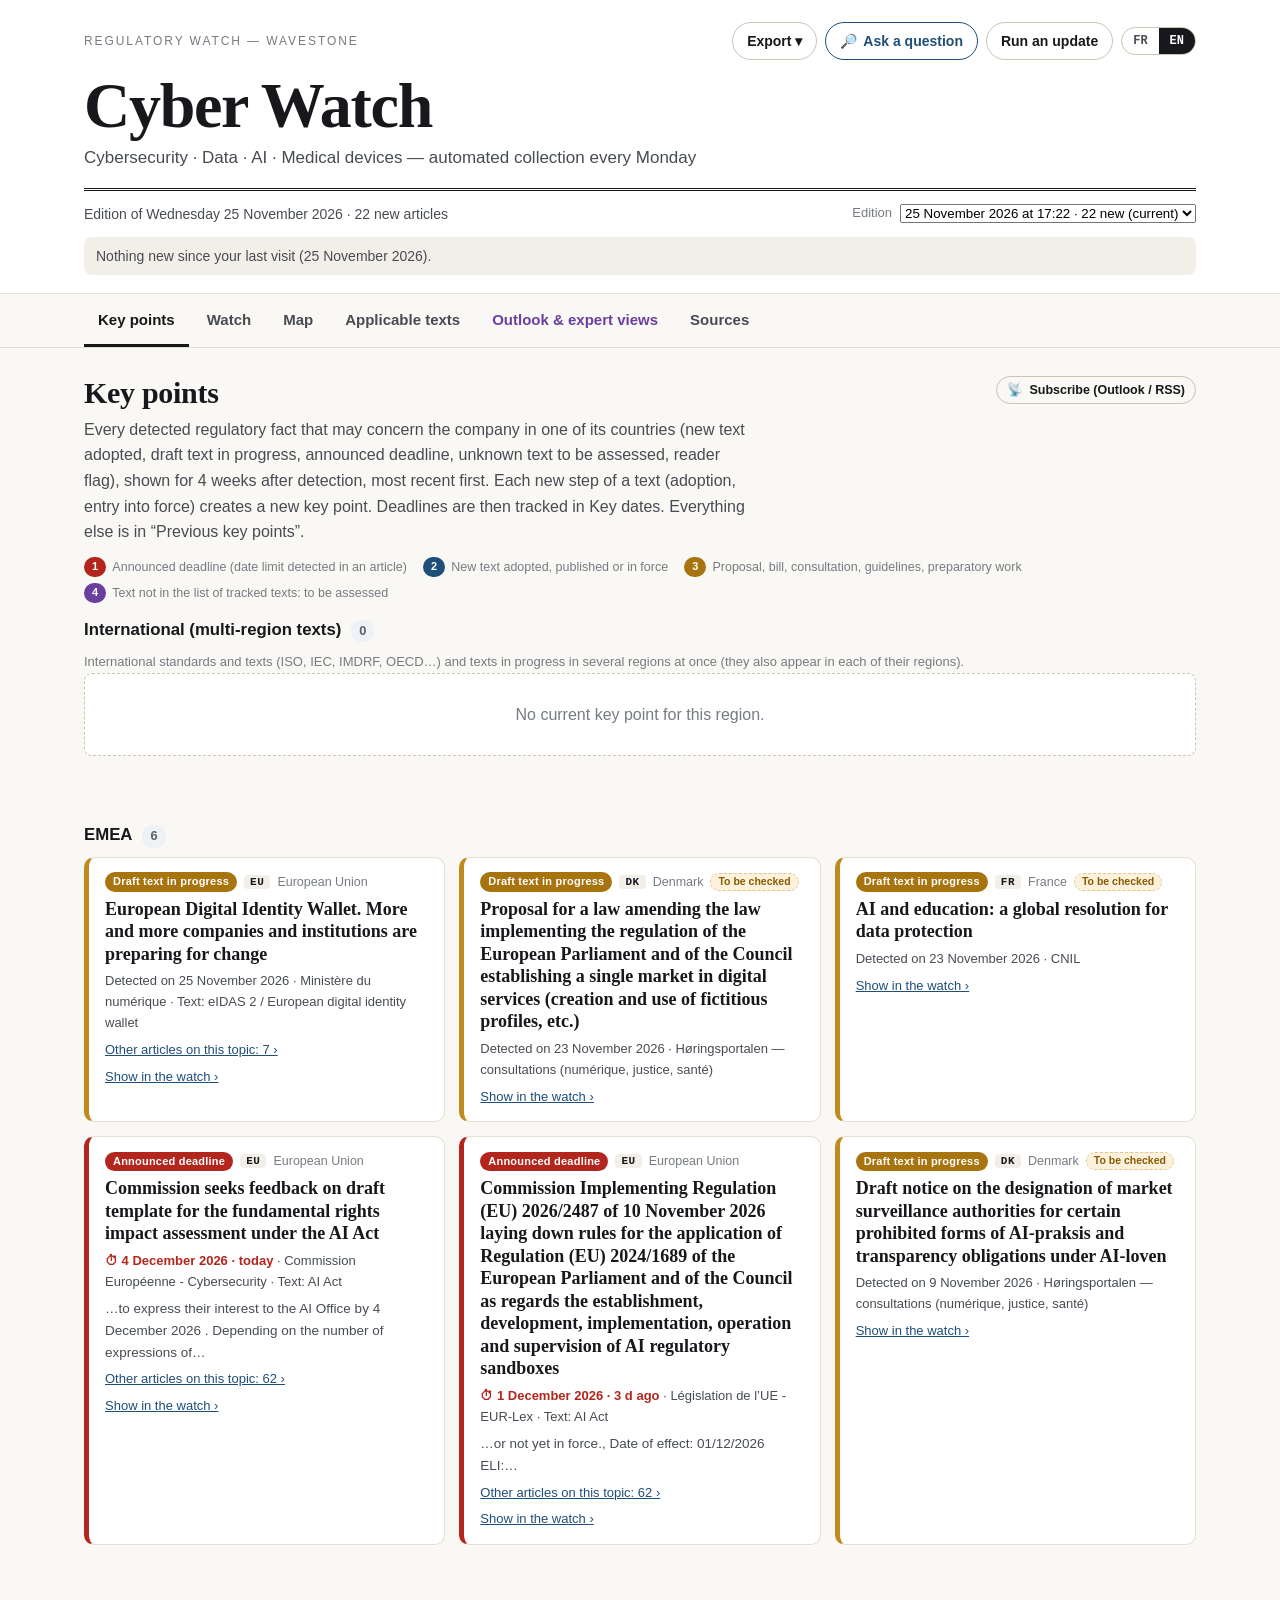
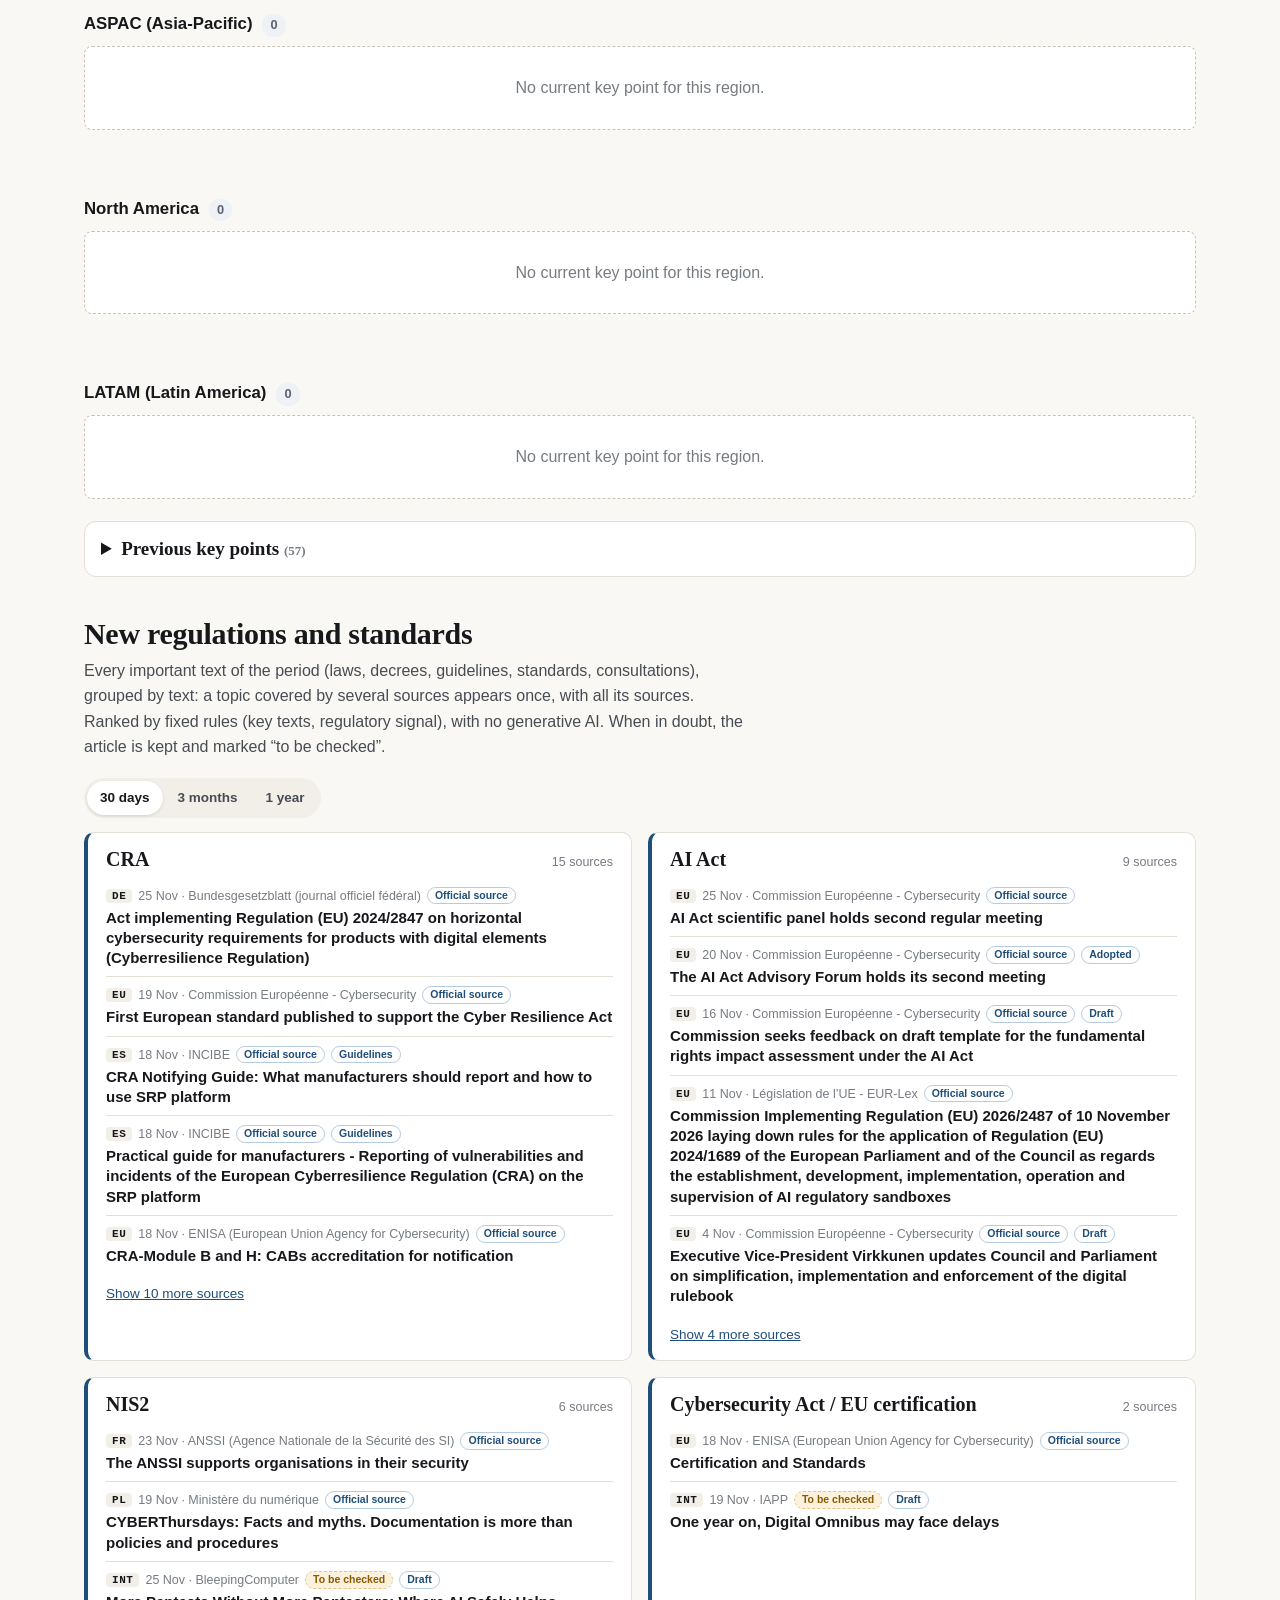
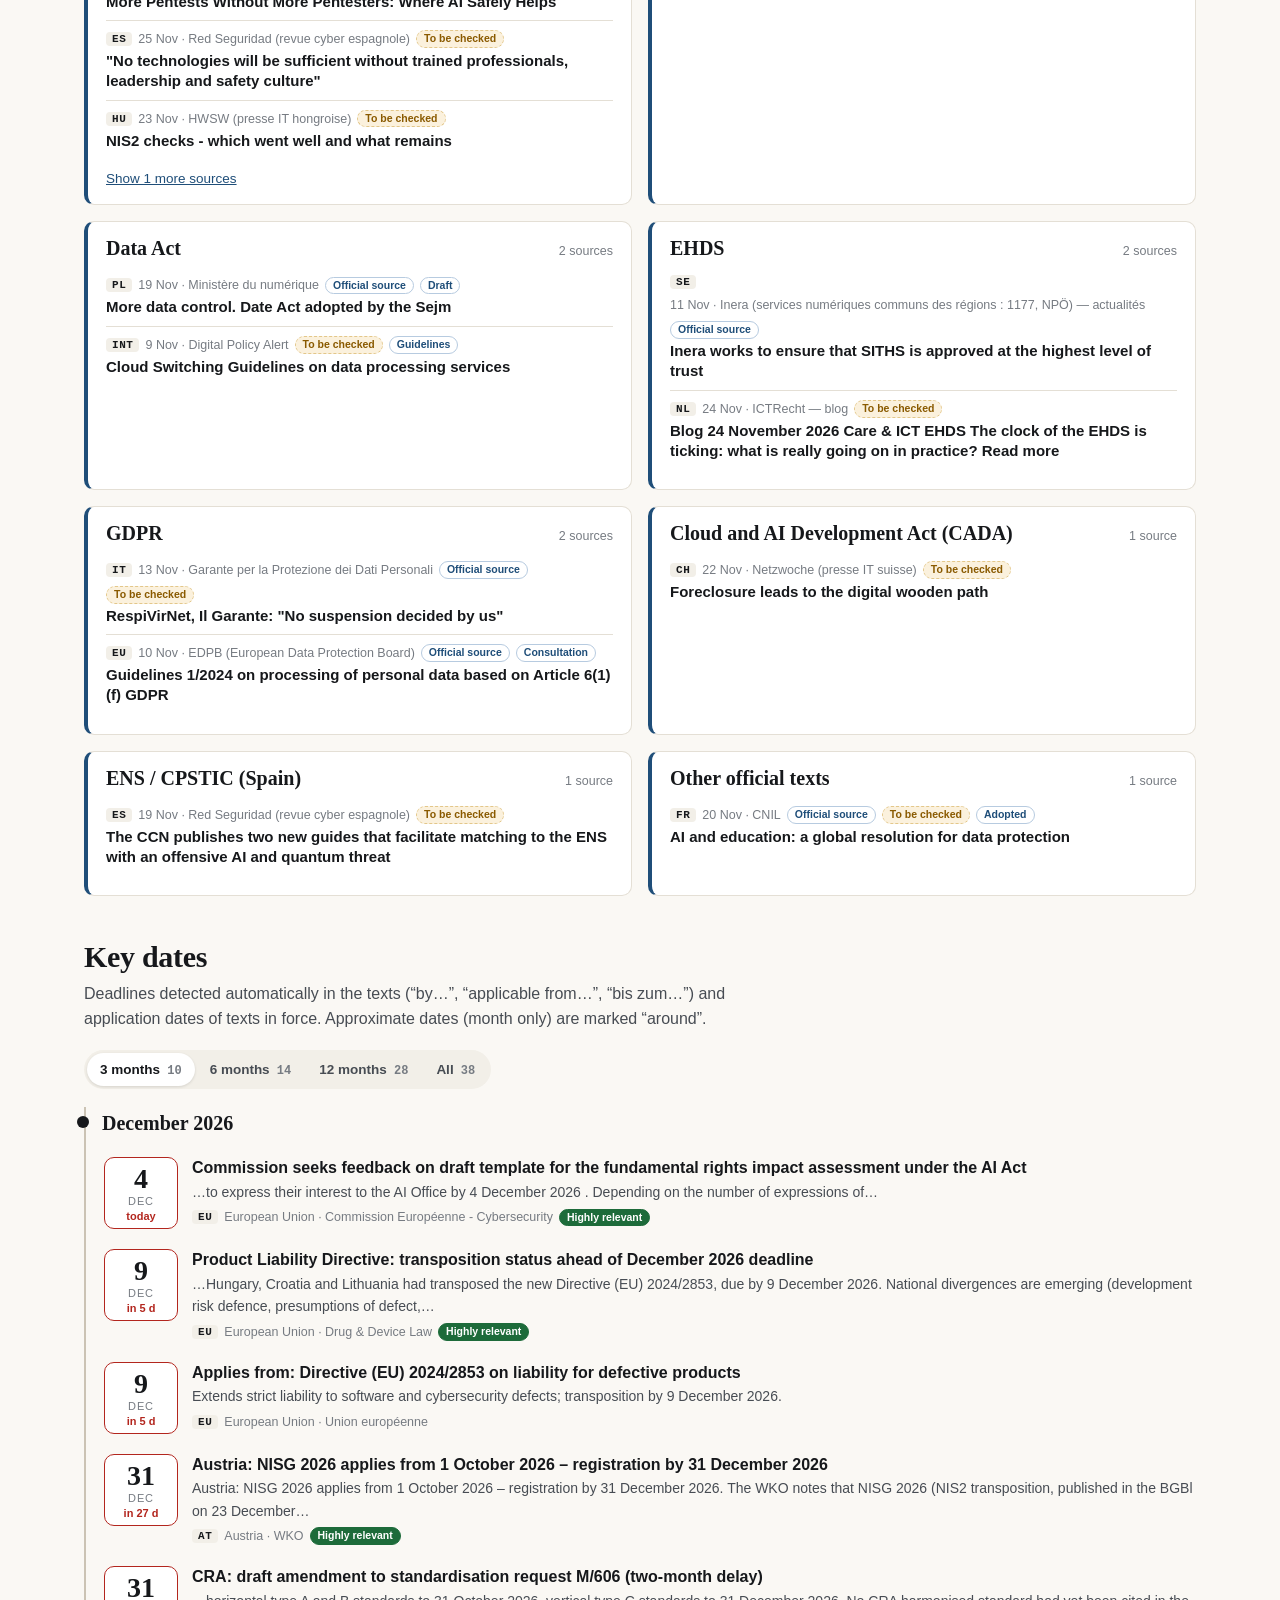
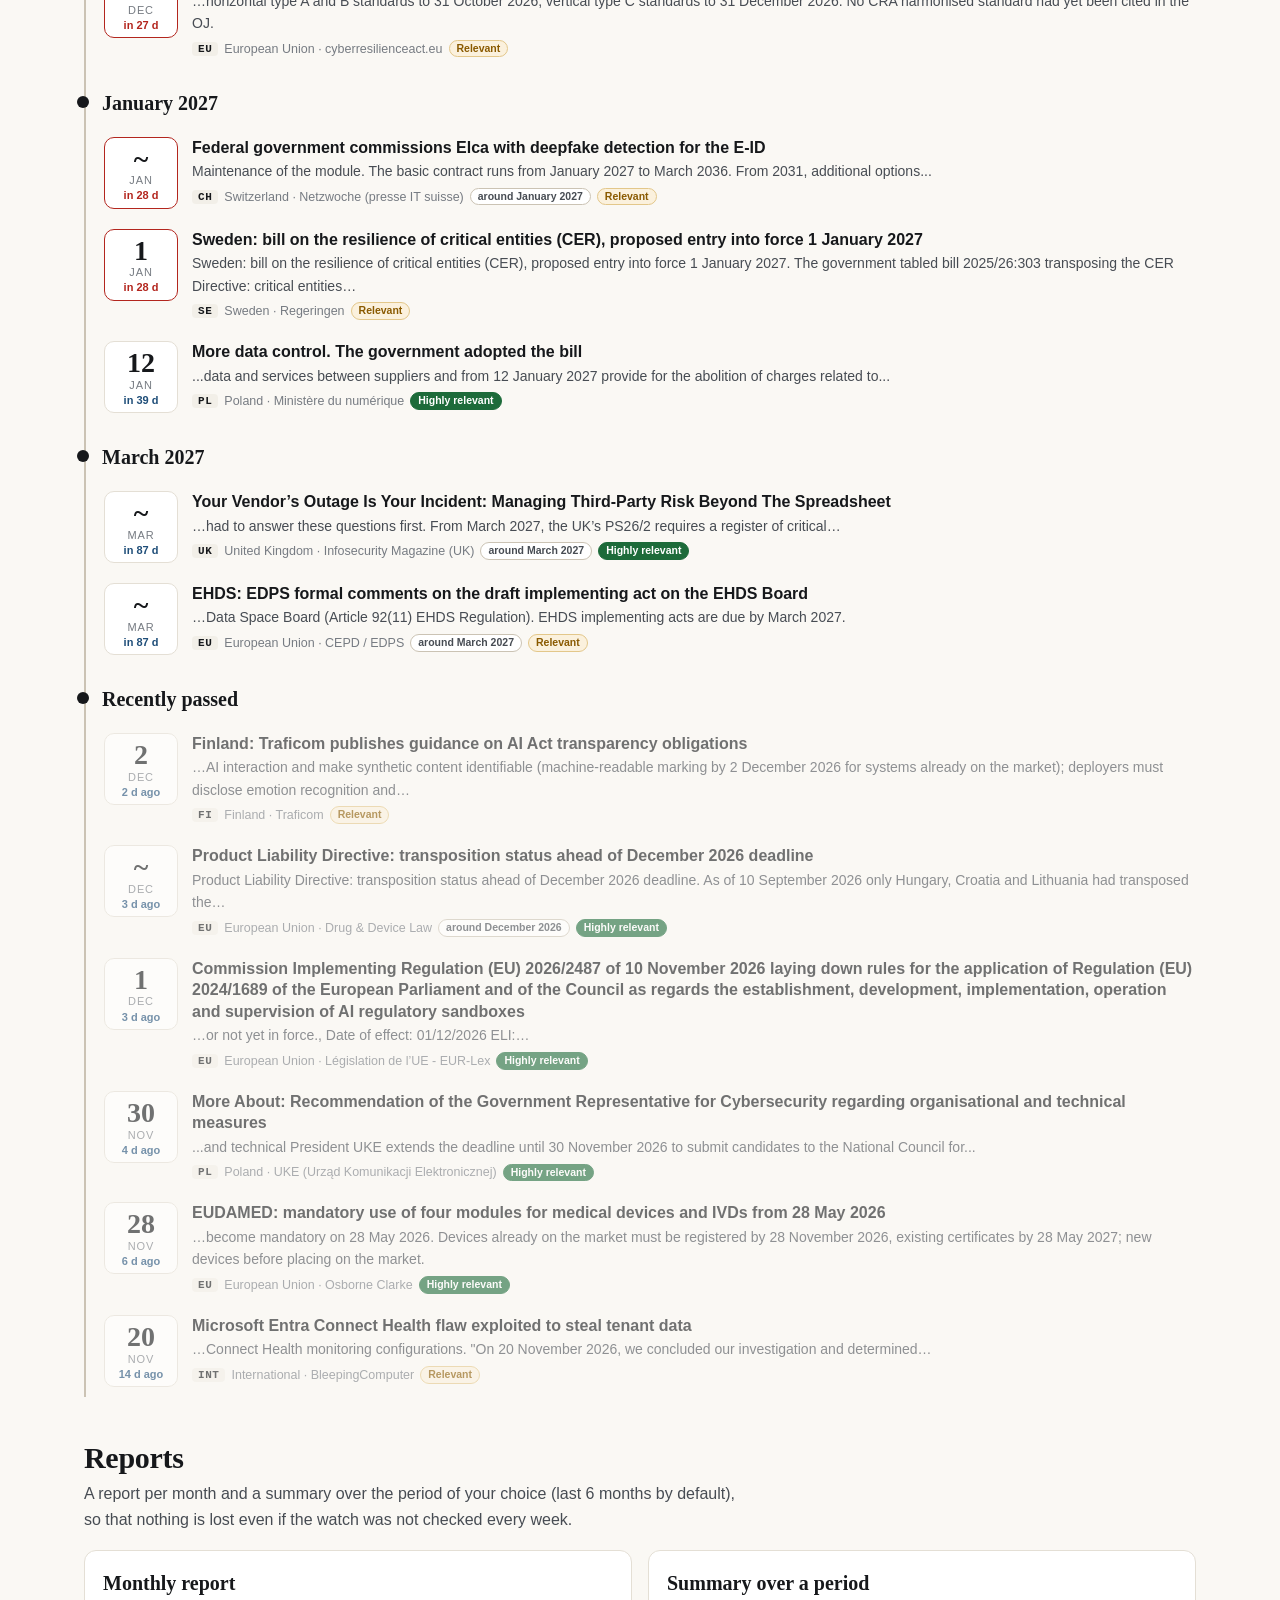
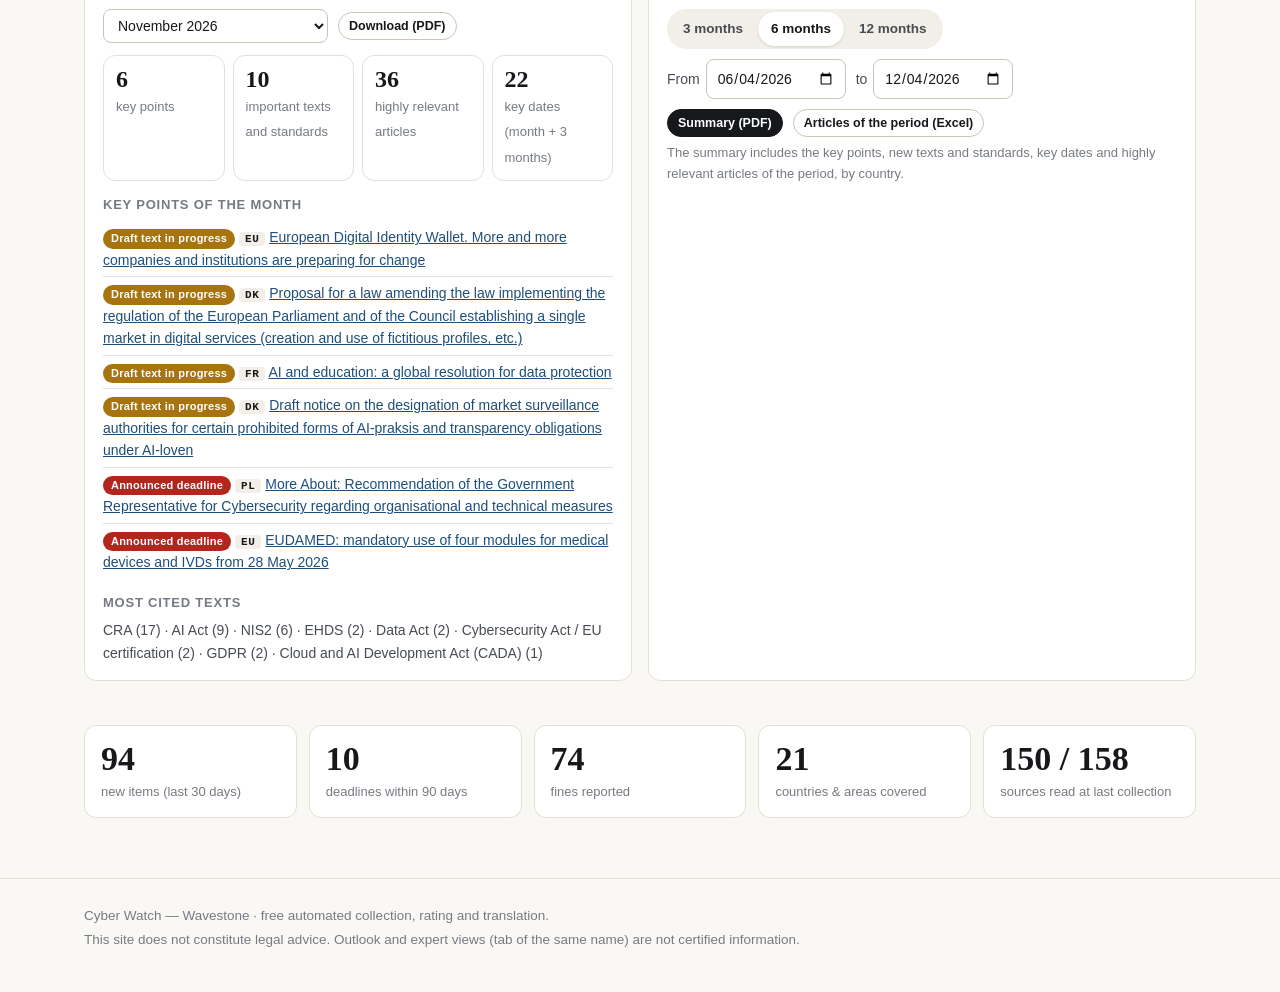
<file: static/index.html>
<!DOCTYPE html>
<html lang="en">
<head>
<meta charset="utf-8">
<meta name="viewport" content="width=device-width, initial-scale=1">
<title>Cyber Watch</title>
<meta name="description" content="Veille réglementaire cybersécurité, données, IA et dispositifs médicaux. Regulatory watch on cybersecurity, data, AI and medical devices.">
<link rel="stylesheet" href="style.css">
</head>
<body>
<a class="skip" href="#contenu" data-i18n="skip">Aller au contenu</a>

<!--
  Aucun texte d'article n'est écrit ici : tout est construit par script.js, en
  français ou en anglais, à partir des fichiers de data/ :
    actualites.js   veille certifiée, 6 derniers mois (articles collectés + base de connaissance)
    actualites_archives.js  articles plus anciens, chargés à la demande (période, restitution)
    alertes.js      points clés (alertes stables) ; flux RSS points_cles_fr|en.xml
    debats.js       avis d'experts (non certifié, toujours affiché à part)
    pressentis.js   « Pressentis et avis d'experts » (sujets regroupés, cycle de vie)
    referentiel.js  textes applicables par pays
    etat_sources.js, versions.js, acronymes.js, syntheses.js, monde.js (fond de carte)
-->

<header class="masthead">
  <div class="wrap">
    <div class="collecte-bandeau" id="collecte-bandeau" role="status" aria-live="polite" hidden></div>
    <div class="mast-top">
      <p class="mast-kicker" id="surtitre">Veille réglementaire — Wavestone</p>
      <div class="mast-tools">
        <div class="menu" id="menu-export">
          <button type="button" class="btn btn-quiet" aria-haspopup="true" aria-expanded="false" data-menu data-i18n="btn_export">Exporter</button>
          <div class="menu-list" role="menu" hidden>
            <button type="button" role="menuitem" id="export-pdf-complet" data-i18n="btn_pdf_all">La veille complète (PDF)</button>
            <button type="button" role="menuitem" id="export-pdf" data-i18n="btn_pdf">Les articles affichés (PDF)</button>
            <button type="button" role="menuitem" id="export-csv" data-i18n="btn_excel">Les articles affichés (Excel)</button>
            <button type="button" role="menuitem" id="export-slides" data-i18n="btn_slides">Support de slides (PowerPoint)</button>
          </div>
        </div>
        <button type="button" class="btn btn-quiet btn-assistant" id="assistant-ouvrir" aria-controls="assistant" aria-expanded="false"><span aria-hidden="true">🔎</span> <span data-i18n="as_btn">Poser une question</span></button>
        <a class="btn btn-quiet" id="lancer-maj" href="#" target="_blank" rel="noopener noreferrer" hidden data-i18n="btn_update">Lancer une mise à jour</a>
        <div class="lang-switch" role="group" aria-label="Langue / Language">
          <button type="button" class="lang-btn" data-lang="fr" lang="fr">FR</button>
          <button type="button" class="lang-btn" data-lang="en" lang="en">EN</button>
        </div>
      </div>
    </div>
    <h1 class="mast-title" id="titre">Cyber Watch</h1>
    <p class="mast-sub" id="sous-titre"></p>
    <div class="mast-edition">
      <p id="edition"></p>
      <label class="edition-select"><span data-i18n="version_label">Édition</span>
        <select id="version-select"></select></label>
    </div>
    <p class="version-banner" id="version-banner" hidden></p>
    <div class="visite-banner" id="visite-banner" hidden></div>
  </div>
</header>

<nav class="site-nav" aria-label="Rubriques du site">
  <div class="wrap">
    <div class="tabs" role="tablist">
      <a class="tab" role="tab" href="#essentiel" data-tab-link="essentiel" data-i18n="tab_essentiel">L'essentiel</a>
      <a class="tab" role="tab" href="#veille" data-tab-link="veille" data-i18n="tab_watch">Veille</a>
      <a class="tab" role="tab" href="#carte" data-tab-link="carte" data-i18n="tab_map">Carte</a>
      <a class="tab" role="tab" href="#referentiel" data-tab-link="referentiel" data-i18n="tab_ref">Textes applicables</a>
      <a class="tab tab-debats" role="tab" href="#debats" data-tab-link="debats" data-i18n="tab_debats">Pressentis et avis d'experts</a>
      <a class="tab" role="tab" href="#sources" data-tab-link="sources" data-i18n="tab_sources">Sources</a>
    </div>
  </div>
</nav>

<main id="contenu">

<!-- ============================================================ L'ESSENTIEL -->
<div class="tab-panel" data-tab="essentiel">
  <div class="wrap">
    <section class="points-cles" aria-labelledby="pc-titre">
      <header class="block-head pc-head">
        <div>
          <h2 id="pc-titre" data-i18n="pc_title">Points clés</h2>
          <p class="block-lead" data-i18n="pc_lead"></p>
        </div>
        <button type="button" class="btn btn-quiet btn-sm" id="pc-rss"><span aria-hidden="true">📡</span> <span data-i18n="pc_rss">S'abonner (Outlook / RSS)</span></button>
      </header>
      <div class="pc-legende" id="pc-legende"></div>
      <div class="pc-liste" id="pc-liste"></div>
      <p class="empty" id="pc-vide" hidden data-i18n="pc_empty"></p>
      <details class="pc-precedents" id="pc-precedents">
        <summary><span data-i18n="pc_prev">Points clés précédents</span> <span class="block-meta" id="pc-prev-n"></span></summary>
        <p class="block-meta" data-i18n="pc_prev_lead"></p>
        <div id="pc-prev-liste"></div>
      </details>
    </section>

    <section class="textes-mois" aria-labelledby="tm-titre">
      <header class="block-head">
        <h2 id="tm-titre" data-i18n="tm_title">Nouvelles réglementations et normes</h2>
        <p class="block-lead" data-i18n="tm_lead"></p>
      </header>
      <div class="seg" role="group" id="tm-periode">
        <button type="button" data-j="30" aria-pressed="true" data-i18n="p30">30 jours</button>
        <button type="button" data-j="90" data-i18n="p90">3 mois</button>
        <button type="button" data-j="365" data-i18n="p365">1 an</button>
      </div>
      <div id="tm-liste" class="tm-liste"></div>
      <p class="empty" id="tm-vide" hidden data-i18n="tm_empty"></p>
    </section>

    <section class="agenda" aria-labelledby="agenda-titre">
      <header class="block-head">
        <h2 id="agenda-titre" data-i18n="agenda_title">Dates clés</h2>
        <p class="block-lead" data-i18n="agenda_lead"></p>
      </header>
      <div class="seg" role="group" id="agenda-horizon">
        <button type="button" data-h="90" aria-pressed="true" data-i18n="h90">3 mois</button>
        <button type="button" data-h="180" data-i18n="h180">6 mois</button>
        <button type="button" data-h="365" data-i18n="h365">12 mois</button>
        <button type="button" data-h="1100" data-i18n="hall">Tout</button>
      </div>
      <ol class="timeline" id="timeline"></ol>
      <p class="empty" id="agenda-vide" hidden data-i18n="agenda_empty"></p>
    </section>

    <section class="bilans" aria-labelledby="bilan-titre">
      <header class="block-head">
        <h2 id="bilan-titre" data-i18n="bi_title">Bilans et restitutions</h2>
        <p class="block-lead" data-i18n="bi_lead"></p>
      </header>
      <div class="bilan-grid">
        <div class="bilan-box">
          <h3 data-i18n="bi_month">Bilan mensuel</h3>
          <div class="bilan-ctrl">
            <select id="bilan-mois" class="select" aria-label="Mois"></select>
            <button type="button" class="btn btn-sm" id="bilan-pdf" data-i18n="bi_pdf">Télécharger (PDF)</button>
          </div>
          <div id="bilan-resume" class="bilan-resume"></div>
        </div>
        <div class="bilan-box">
          <h3 data-i18n="bi_rest">Restitution sur une période</h3>
          <div class="seg" role="group" id="rest-preset">
            <button type="button" data-m="3" data-i18n="p90">3 mois</button>
            <button type="button" data-m="6" aria-pressed="true" data-i18n="h180">6 mois</button>
            <button type="button" data-m="12" data-i18n="h365">12 mois</button>
          </div>
          <div class="bilan-ctrl">
            <label><span data-i18n="per_du">Du</span> <input type="date" id="rest-du" class="select"></label>
            <label><span data-i18n="per_au">au</span> <input type="date" id="rest-au" class="select"></label>
          </div>
          <div class="bilan-ctrl">
            <button type="button" class="btn btn-primary btn-sm" id="rest-pdf" data-i18n="bi_rest_pdf">Restitution (PDF)</button>
            <button type="button" class="btn btn-sm" id="rest-csv" data-i18n="bi_rest_csv">Articles de la période (Excel)</button>
          </div>
          <p class="block-meta" data-i18n="bi_rest_note"></p>
        </div>
      </div>
    </section>

    <section class="chiffres" aria-labelledby="chiffres-titre">
      <h2 id="chiffres-titre" class="sr-only" data-i18n="kpi_title">En chiffres</h2>
      <div class="kpis" id="kpis"></div>
    </section>
  </div>
</div>

<!-- ================================================================= VEILLE -->
<div class="tab-panel" data-tab="veille" hidden>
  <div class="wrap">
    <div class="toolbar">
      <div class="seg seg-big" role="group" id="fenetre">
        <button type="button" data-f="recent" aria-pressed="true"><span data-i18n="w_recent">Nouveautés</span> <span class="seg-n" id="n-recent"></span></button>
        <button type="button" data-f="archives"><span data-i18n="w_archives">Archives</span> <span class="seg-n" id="n-archives"></span></button>
      </div>
      <div class="toolbar-right">
        <input type="search" id="recherche" class="search" data-i18n-ph="search_ph" autocomplete="off" aria-label="Rechercher">
        <button type="button" class="btn" id="toggle-filters" aria-expanded="false" aria-controls="facets">
          <span data-i18n="filters">Affiner</span> <span class="active-count" id="active-count" hidden></span>
        </button>
        <select id="tri" class="select" aria-label="Tri">
          <option value="date" data-i18n="sort_date">Plus récents</option>
          <option value="pertinence" data-i18n="sort_pert">Plus pertinents</option>
          <option value="amende" data-i18n="sort_fine">Plus fortes amendes</option>
        </select>
      </div>
    </div>
    <p class="window-note" id="window-note"></p>
    <p class="search-hint" data-i18n="search_hint"></p>

    <div class="facets-panel" id="facets" hidden>
      <div class="facets">
        <fieldset class="facet facet-wide facet-periode"><legend data-i18n="f_periode">Période</legend>
          <div class="periode-ctrl">
            <label><span data-i18n="per_du">Du</span> <input type="date" id="per-du" class="select"></label>
            <label><span data-i18n="per_au">au</span> <input type="date" id="per-au" class="select"></label>
            <div class="seg" role="group" id="per-preset">
              <button type="button" data-m="1" data-i18n="per_1m">1 mois</button>
              <button type="button" data-m="6" data-i18n="h180">6 mois</button>
              <button type="button" data-m="12" data-i18n="h365">12 mois</button>
              <button type="button" data-m="0" data-i18n="per_clear">Effacer</button>
            </div>
          </div>
          <label class="switch"><input type="checkbox" id="depuis-visite"><span data-i18n="since_visit">Seulement les nouveautés depuis ma dernière visite</span></label>
          <p class="block-meta" id="per-archives" hidden></p>
        </fieldset>
        <fieldset class="facet"><legend data-i18n="f_pert">Pertinence</legend><div class="chips" id="fc-pert"></div></fieldset>
        <fieldset class="facet"><legend data-i18n="f_region">Région</legend><p class="facet-aide" data-i18n="f_geo_aide"></p><div class="chips" id="fc-region"></div></fieldset>
        <fieldset class="facet"><legend data-i18n="f_sr">Sous-région</legend><div class="chips" id="fc-sr"></div></fieldset>
        <fieldset class="facet"><legend data-i18n="f_zone">Pays / zone</legend><div class="chips" id="fc-zone"></div></fieldset>
        <fieldset class="facet facet-wide"><legend data-i18n="f_theme">Textes et normes</legend><div class="chips" id="fc-theme"></div>
          <button type="button" class="linkbtn" id="more-themes" hidden></button></fieldset>
        <fieldset class="facet facet-wide"><legend data-i18n="f_autorite">Autorités</legend><div class="chips" id="fc-autorite"></div></fieldset>
        <fieldset class="facet facet-wide"><legend data-i18n="f_grand">Grands thèmes</legend><div class="chips" id="fc-grand"></div></fieldset>
        <fieldset class="facet"><legend data-i18n="f_section">Rubrique</legend><div class="chips" id="fc-section"></div></fieldset>
        <fieldset class="facet"><legend data-i18n="f_status">Statut du texte</legend><div class="chips" id="fc-statut"></div></fieldset>
        <fieldset class="facet"><legend data-i18n="f_nature">Source</legend><div class="chips" id="fc-nature"></div></fieldset>
        <fieldset class="facet"><legend data-i18n="f_fine">Amendes</legend><div class="chips" id="fc-amende"></div></fieldset>
      </div>
      <div class="facets-foot">
        <label class="switch"><input type="checkbox" id="voir-originaux"><span data-i18n="show_originals">Textes d'origine (non traduits)</span></label>
        <button type="button" class="btn btn-quiet" id="reset-filters" data-i18n="reset">Tout effacer</button>
      </div>
    </div>

    <p class="result-count" id="result-count" aria-live="polite"></p>
    <p class="surveiller-note" id="surveiller-note" hidden><span id="surveiller-texte"></span>
      <button type="button" class="linkbtn" id="surveiller-bascule"></button></p>
    <p class="empty" id="empty-state" hidden data-i18n="empty">Aucun article ne correspond à ces filtres.</p>
    <p class="empty" id="no-data" hidden data-i18n="no_data"></p>
    <div id="rubriques"></div>
  </div>
</div>

<!-- ================================================================== CARTE -->
<div class="tab-panel" data-tab="carte" hidden>
  <div class="wrap">
    <header class="block-head">
      <h2 data-i18n="map_title">Carte de la veille</h2>
      <p class="block-lead" data-i18n="map_lead"></p>
    </header>
    <div class="map-tools">
      <div class="seg" role="group" id="map-vue">
        <button type="button" data-v="monde" aria-pressed="true" data-i18n="map_world">Monde</button>
        <button type="button" data-v="europe" data-i18n="map_europe">Europe</button>
        <button type="button" data-v="mea" data-i18n="map_mea">Moyen-Orient et Afrique</button>
        <button type="button" data-v="na" data-i18n="map_na">Amérique du Nord</button>
        <button type="button" data-v="latam" data-i18n="map_latam">Amérique latine</button>
        <button type="button" data-v="aspac" data-i18n="map_aspac">Asie-Pacifique</button>
      </div>
      <div class="seg" role="group" id="map-periode">
        <button type="button" data-p="30" data-i18n="p30">30 jours</button>
        <button type="button" data-p="90" data-i18n="p90">3 mois</button>
        <button type="button" data-p="" aria-pressed="true" data-i18n="pall">Tout</button>
      </div>
      <div class="map-legend" id="map-legend" aria-hidden="true"></div>
    </div>
    <div class="map-layout">
      <div class="map-stage" id="map-stage">
        <svg id="map-svg" role="img" aria-labelledby="map-svg-title"><title id="map-svg-title">Carte</title></svg>
        <div class="map-pills" id="map-pills"></div>
        <div class="map-tooltip" id="map-tooltip" hidden></div>
      </div>
      <aside class="map-fiche" id="map-fiche">
        <p class="map-hint" data-i18n="map_hint">Choisissez un pays sur la carte.</p>
      </aside>
    </div>
  </div>
</div>

<!-- ============================================================ RÉFÉRENTIEL -->
<div class="tab-panel" data-tab="referentiel" hidden>
  <div class="wrap">
    <header class="block-head">
      <h2 data-i18n="ref_title">Textes applicables</h2>
      <p class="block-lead" data-i18n="ref_lead"></p>
      <p class="block-meta" id="ref-resume"></p>
    </header>
    <div class="toolbar">
      <select id="ref-zone" class="select" aria-label="Zone"></select>
      <select id="ref-cat" class="select" aria-label="Catégorie"></select>
      <input type="search" id="ref-recherche" class="search" data-i18n-ph="ref_search_ph" autocomplete="off" aria-label="Filtrer">
      <button type="button" class="btn btn-quiet" id="ref-export" data-i18n="btn_excel_ref">Exporter (Excel)</button>
    </div>
    <div id="ref-liste" class="ref-liste"></div>
    <p class="empty" id="ref-vide" hidden data-i18n="ref_empty">Aucun texte pour ce filtre.</p>
  </div>
</div>

<!-- ================================================================ DÉBATS -->
<div class="tab-panel" data-tab="debats" hidden>
  <div class="wrap">
    <div class="avert" role="note">
      <p class="avert-title" data-i18n="deb_warn_title">Section non certifiée</p>
      <p data-i18n="deb_warn"></p>
    </div>
    <header class="block-head">
      <h2 data-i18n="deb_title">Pressentis et avis d'experts</h2>
      <p class="block-lead" data-i18n="deb_lead"></p>
    </header>
    <div class="toolbar">
      <input type="search" id="deb-recherche" class="search" data-i18n-ph="deb_search_ph" autocomplete="off" aria-label="Filtrer">
    </div>
    <section aria-labelledby="pr-press-titre">
      <h3 id="pr-press-titre" data-i18n="pre_title">Textes et évolutions pressentis</h3>
      <p class="block-meta" data-i18n="pre_lead"></p>
      <div id="pre-liste" class="deb-liste"></div>
      <p class="empty" id="pre-vide" hidden data-i18n="pre_empty"></p>
    </section>
    <section aria-labelledby="pr-avis-titre">
      <h3 id="pr-avis-titre" data-i18n="avi_title">Avis d'experts sur les textes adoptés</h3>
      <p class="block-meta" data-i18n="avi_lead"></p>
      <div id="avi-liste" class="deb-liste"></div>
      <p class="empty" id="avi-vide" hidden data-i18n="avi_empty"></p>
    </section>
    <section aria-labelledby="deb-liste-titre" id="deb-ancien" hidden>
      <h3 id="deb-liste-titre" data-i18n="deb_list">Dernières prises de position</h3>
      <div id="tendances" hidden></div>
      <div id="deb-liste" class="deb-liste"></div>
      <p class="empty" id="deb-vide" hidden data-i18n="deb_empty"></p>
    </section>
  </div>
</div>

<!-- ================================================================ SOURCES -->
<div class="tab-panel" data-tab="sources" hidden>
  <div class="wrap">
    <section id="etat-sources">
      <header class="block-head">
        <h2 data-i18n="src_title">Sources de la veille</h2>
        <p class="block-lead" data-i18n="src_lead"></p>
        <p class="block-meta" id="etat-resume"></p>
      </header>
      <div class="src-stats" id="etat-stats"></div>

      <div class="src-manage">
        <button type="button" class="btn btn-primary" id="src-ajouter" data-i18n="src_add">+ Ajouter une source</button>
        <button type="button" class="btn btn-quiet" id="src-jeton" data-i18n="src_token">Jeton GitHub</button>
        <span class="src-mode" id="src-mode"></span>
      </div>
      <form class="src-form" id="src-form" hidden novalidate>
        <h3 data-i18n="src_form_title">Nouvelle source</h3>
        <div class="form-grid">
          <label><span data-i18n="sf_name">Nom de la source *</span><input type="text" name="nom" required maxlength="150"></label>
          <label><span data-i18n="sf_zone">Pays / zone *</span><select name="zone" required id="sf-zone"></select></label>
          <label><span data-i18n="sf_type">Type de source</span>
            <select name="type">
              <option value="Site gouvernemental officiel" data-i18n="n_officielle">Source officielle</option>
              <option value="Cabinet d'avocats" data-i18n="n_cabinet">Cabinet d'avocats</option>
              <option value="Presse spécialisée" data-i18n="n_presse">Presse et autres</option>
              <option value="Avis d'experts (non certifié)" data-i18n="n_opinion">Avis d'experts (non certifié)</option>
            </select></label>
          <label class="wide"><span data-i18n="sf_url">Adresse du site *</span><input type="url" name="url" required placeholder="https://"></label>
          <label class="wide"><span data-i18n="sf_feeds">Flux RSS (facultatif, un par ligne)</span><textarea name="flux" rows="2" placeholder="https://…/rss.xml"></textarea></label>
          <label class="wide"><span data-i18n="sf_pages">Pages d'actualités datées (facultatif, une par ligne)</span><textarea name="pages" rows="2" placeholder="https://…/actualites"></textarea></label>
        </div>
        <p class="hint" data-i18n="sf_hint"></p>
        <p class="form-error" id="src-form-err" hidden></p>
        <div class="form-actions">
          <button type="submit" class="btn btn-primary" data-i18n="sf_submit">Ajouter…</button>
          <button type="button" class="btn btn-quiet" id="src-form-cancel" data-i18n="cancel">Annuler</button>
        </div>
      </form>

      <div class="toolbar">
        <div class="seg" role="group" id="etat-filtres">
          <button type="button" data-a="" aria-pressed="true" data-i18n="s_all">Toutes</button>
          <button type="button" data-a="ok" data-i18n="s_ok">Accessibles</button>
          <button type="button" data-a="partielle" data-i18n="s_partial">Partielles</button>
          <button type="button" data-a="ko" data-i18n="s_ko">Inaccessibles</button>
          <button type="button" data-a="autre" data-i18n="s_other">Ignorées</button>
        </div>
        <input type="search" id="etat-recherche" class="search" data-i18n-ph="src_search_ph" autocomplete="off" aria-label="Filtrer">
      </div>
      <div class="table-wrap">
        <table class="data-table">
          <thead><tr><th data-i18n="th_access">Accès</th><th data-i18n="th_source">Source</th><th data-i18n="th_zone">Zone</th><th data-i18n="th_read">Lecture</th><th class="num" data-i18n="th_found">Trouvés</th><th class="num" data-i18n="th_new">Nouveaux</th><th data-i18n="th_detail">Détail</th><th data-i18n="th_action">Action</th></tr></thead>
          <tbody id="etat-lignes"></tbody>
        </table>
      </div>
      <p class="empty" id="etat-vide" hidden data-i18n="src_empty">Aucune source ne correspond à ce filtre.</p>
      <p class="block-meta" id="trad-status"></p>
    </section>

    <details class="annexe" id="couverture">
      <summary><span data-i18n="cov_title">Couverture : pays × thème</span> <span class="block-meta" id="cov-resume"></span></summary>
      <p class="block-lead" data-i18n="cov_lead"></p>
      <div class="table-wrap"><table class="data-table cov-table" id="cov-table"></table></div>
    </details>

    <details class="annexe" id="ecartes">
      <summary><span data-i18n="ec_title">Articles écartés</span> <span class="block-meta" id="ec-resume"></span></summary>
      <p class="block-lead" data-i18n="ec_lead"></p>
      <div class="toolbar">
        <input type="search" id="ec-recherche" class="search" data-i18n-ph="ec_search_ph" autocomplete="off" aria-label="Filtrer">
        <select id="ec-motif" class="select" aria-label="Motif"></select>
        <button type="button" class="btn btn-quiet" id="ec-export" data-i18n="ec_export">Télécharger la liste (Excel)</button>
      </div>
      <div class="table-wrap">
        <table class="data-table">
          <thead><tr><th data-i18n="ec_th_date">Date</th><th data-i18n="ec_th_title">Titre</th><th data-i18n="th_source">Source</th><th data-i18n="ec_th_reason">Motif</th><th data-i18n="th_action">Action</th></tr></thead>
          <tbody id="ec-lignes"></tbody>
        </table>
      </div>
      <p class="block-meta" id="ec-plus"></p>
    </details>

    <details class="annexe" id="acronymes">
      <summary><span data-i18n="acro_title">Sujets suivis</span> <span class="block-meta" id="acro-resume"></span></summary>
      <p class="block-lead" data-i18n="acro_lead"></p>
      <div class="toolbar">
        <div class="seg" role="group" id="acro-filtres">
          <button type="button" data-a="" aria-pressed="true" data-i18n="ac_all">Tous</button>
          <button type="button" data-a="textes" data-i18n="ac_textes">Textes et normes</button>
          <button type="button" data-a="autorites" data-i18n="ac_autorites">Autorités</button>
          <button type="button" data-a="candidat" data-i18n="ac_candidats">Candidats à valider</button>
        </div>
        <input type="search" id="acro-recherche" class="search" data-i18n-ph="ac_search_ph" autocomplete="off" aria-label="Filtrer">
      </div>
      <div class="table-wrap">
        <table class="data-table">
          <thead><tr><th data-i18n="ac_th_acro">Sujet</th><th data-i18n="ac_th_type">Type</th><th class="num" data-i18n="ac_th_n">Articles</th><th data-i18n="ac_th_ex">Exemple récent</th></tr></thead>
          <tbody id="acro-lignes"></tbody>
        </table>
      </div>
      <p class="empty" id="acro-vide" hidden data-i18n="ac_empty">Aucun sujet pour ce filtre.</p>
    </details>

    <details class="annexe" id="methode" open>
      <summary data-i18n="method">Méthode</summary>
      <p class="block-lead" data-i18n="method_lead"></p>
      <div class="method" id="method-blocks"></div>
    </details>
  </div>
</div>

</main>

<footer class="site-footer">
  <div class="wrap">
    <p data-i18n="footer">Cyber Watch — Wavestone</p>
    <p class="footer-note" data-i18n="footer_note"></p>
  </div>
</footer>

<aside class="assistant" id="assistant" hidden aria-labelledby="as-titre">
  <div class="as-head">
    <h2 id="as-titre" data-i18n="as_title">Assistant de recherche</h2>
    <button type="button" class="as-fermer" id="assistant-fermer" aria-label="Fermer">✕</button>
  </div>
  <p class="as-note" data-i18n="as_note"></p>
  <form class="as-form" id="as-form" role="search">
    <input type="search" id="as-q" class="search" autocomplete="off" data-i18n-ph="as_ph" aria-label="Question">
    <button type="submit" class="btn btn-primary btn-sm" data-i18n="as_go">Chercher</button>
  </form>
  <div class="as-exemples" id="as-exemples"></div>
  <div class="as-compris" id="as-compris" hidden></div>
  <div class="as-resultats" id="as-resultats" aria-live="polite"></div>
</aside>

<div class="toast" id="toast" role="status" aria-live="polite" hidden></div>

<div class="modal-back" id="modal" hidden>
  <div class="modal" role="dialog" aria-modal="true" aria-labelledby="modal-titre">
    <h3 id="modal-titre"></h3>
    <div id="modal-corps"></div>
    <div class="form-actions">
      <button type="button" class="btn btn-primary" id="modal-ok"></button>
      <button type="button" class="btn btn-quiet" id="modal-annuler" data-i18n="cancel">Annuler</button>
    </div>
  </div>
</div>

<div id="print-report" class="print-report" aria-hidden="true"></div>

<script src="data/actualites.js"></script>
<script src="data/alertes.js" onerror="window.VEILLE_ALERTES=null"></script>
<script src="data/etat_sources.js"></script>
<script src="data/syntheses.js" onerror="window.VEILLE_SYNTHESES=null"></script>
<script src="data/syntheses_en.js" onerror="window.VEILLE_SYNTHESES_EN=null"></script>
<script src="data/acronymes.js" onerror="window.VEILLE_ACRONYMES=null"></script>
<script src="data/versions.js" onerror="window.VEILLE_VERSIONS=null"></script>
<script src="data/referentiel.js" onerror="window.VEILLE_REFERENTIEL=null"></script>
<script src="data/debats.js" onerror="window.VEILLE_DEBATS=null"></script>
<script src="data/pressentis.js" onerror="window.VEILLE_PRESSENTIS=null"></script>
<script src="data/ecartes_site.js" onerror="window.VEILLE_ECARTES=null"></script>
<script src="data/monde.js" onerror="window.VEILLE_MONDE=null"></script>
<script src="script.js"></script>
</body>
</html>
</file>
<file: style.css>
/* ==========================================================================
   Cyber Watch — feuille de style « revue »
   Lecture d'abord : typographie éditoriale, aération, informations hiérarchisées.
   Aucune dépendance externe (polices système).
   ========================================================================== */

:root {
  --paper:        #faf8f4;
  --surface:      #ffffff;
  --surface-alt:  #f2efe8;
  --line:         #e4dfd5;
  --line-strong:  #cbc3b4;

  --ink:          #16181b;
  --ink-mid:      #474c53;
  --ink-dim:      #767b82;

  --accent:       #1f4e79;
  --accent-dark:  #163a5a;
  --accent-soft:  #e7eef5;

  --urgent:       #b3261e;
  --urgent-soft:  #fbe9e7;
  --ok:           #1d6b3a;
  --ok-soft:      #e3f1e7;
  --warn:         #8a5a00;
  --warn-soft:    #fbf1dd;
  --opinion:      #6b3fa0;
  --opinion-soft: #f2ecfa;

  --radius: 8px;
  --serif: "Iowan Old Style", "Palatino Linotype", Palatino, "Book Antiqua", Georgia, "Times New Roman", serif;
  --sans: -apple-system, BlinkMacSystemFont, "Segoe UI", Roboto, "Helvetica Neue", Arial, sans-serif;
  --mono: ui-monospace, "SFMono-Regular", Menlo, Consolas, "Liberation Mono", monospace;
}

* { box-sizing: border-box; }
html { scroll-behavior: smooth; scroll-padding-top: 70px; }
body { margin: 0; background: var(--paper); color: var(--ink); font-family: var(--sans); font-size: 16px; line-height: 1.6; -webkit-font-smoothing: antialiased; }
a { color: var(--accent); }
a:hover { color: var(--accent-dark); }
[hidden] { display: none !important; }
.wrap { max-width: 1160px; margin: 0 auto; padding: 0 24px; }
.sr-only { position: absolute; width: 1px; height: 1px; overflow: hidden; clip: rect(0 0 0 0); }
.skip { position: absolute; left: -999px; top: 8px; background: var(--ink); color: #fff; padding: 8px 12px; z-index: 50; }
.skip:focus { left: 8px; }

/* ------------------------------------------------------------------ en-tête */
.masthead { background: var(--surface); border-bottom: 1px solid var(--line); padding: 22px 0 18px; }
.mast-top { display: flex; justify-content: space-between; align-items: center; gap: 12px; flex-wrap: wrap; }
.mast-kicker { margin: 0; font-size: 12px; letter-spacing: .16em; text-transform: uppercase; color: var(--ink-dim); }
.mast-tools { display: flex; align-items: center; gap: 8px; }
.mast-title { font-family: var(--serif); font-weight: 700; font-size: clamp(38px, 6vw, 64px); line-height: 1; letter-spacing: -.02em; margin: 14px 0 6px; }
.mast-sub { margin: 0; font-size: 17px; color: var(--ink-mid); }
.mast-edition { display: flex; justify-content: space-between; align-items: center; flex-wrap: wrap; gap: 8px 16px;
  margin-top: 16px; padding-top: 12px; border-top: 3px double var(--ink); font-size: 14px; color: var(--ink-mid); }
.mast-edition p { margin: 0; }
.edition-select { display: flex; align-items: center; gap: 8px; font-size: 13px; color: var(--ink-dim); }
.version-banner { margin: 12px 0 0; padding: 8px 12px; background: var(--warn-soft); border: 1px solid #e3c78a; color: var(--warn); border-radius: var(--radius); font-size: 14px; }

.lang-switch { display: inline-flex; border: 1px solid var(--line-strong); border-radius: 999px; overflow: hidden; }
.lang-btn { font: 600 12px var(--mono); padding: 6px 11px; background: transparent; border: 0; cursor: pointer; color: var(--ink-mid); }
.lang-btn[aria-pressed="true"] { background: var(--ink); color: #fff; }

.menu { position: relative; }
.menu-list { position: absolute; right: 0; top: calc(100% + 6px); z-index: 30; background: var(--surface); border: 1px solid var(--line-strong);
  border-radius: var(--radius); box-shadow: 0 10px 30px rgba(0,0,0,.12); min-width: 250px; padding: 6px; }
.menu-list button { display: block; width: 100%; text-align: left; font: inherit; font-size: 14px; padding: 8px 10px; border: 0; background: none; border-radius: 6px; cursor: pointer; color: var(--ink); }
.menu-list button:hover { background: var(--accent-soft); }

/* -------------------------------------------------------------- navigation */
.site-nav { position: sticky; top: 0; z-index: 20; background: rgba(250, 248, 244, .96); backdrop-filter: blur(6px); border-bottom: 1px solid var(--line); }
.tabs { display: flex; gap: 4px; overflow-x: auto; scrollbar-width: none; }
.tabs::-webkit-scrollbar { display: none; }
.tab { white-space: nowrap; padding: 14px 14px 12px; font-weight: 600; font-size: 15px; color: var(--ink-mid); text-decoration: none; border-bottom: 3px solid transparent; }
.tab:hover { color: var(--ink); }
.tab-on { color: var(--ink); border-bottom-color: var(--ink); }
.tab-debats { color: var(--opinion); }
.tab-debats.tab-on { border-bottom-color: var(--opinion); color: var(--opinion); }

main { padding: 28px 0 60px; }

/* ------------------------------------------------------------ blocs, titres */
.block-head { margin: 0 0 18px; }
.block-head h2 { font-family: var(--serif); font-size: 30px; line-height: 1.15; margin: 0 0 6px; letter-spacing: -.01em; }
.block-lead { margin: 0; color: var(--ink-mid); max-width: 75ch; }
.block-meta { margin: 6px 0 0; font-size: 13px; color: var(--ink-dim); }
.empty { padding: 28px; text-align: center; color: var(--ink-dim); background: var(--surface); border: 1px dashed var(--line-strong); border-radius: var(--radius); }
section + section { margin-top: 44px; }

/* ----------------------------------------------------------- boutons, champs */
.btn { font: inherit; font-size: 14px; font-weight: 600; padding: 7px 14px; border-radius: 999px; border: 1px solid var(--line-strong); background: var(--surface); color: var(--ink); cursor: pointer; text-decoration: none; display: inline-flex; align-items: center; gap: 6px; }
.btn:hover { border-color: var(--ink); }
.btn-primary { background: var(--ink); border-color: var(--ink); color: #fff; }
.btn-primary:hover { background: #000; color: #fff; }
.btn-quiet { background: transparent; }
.btn-sm { font-size: 12.5px; padding: 3px 10px; }
.btn-danger { color: var(--urgent); border-color: #e0adad; }
.btn:disabled { opacity: .55; cursor: default; }
.linkbtn { font: inherit; font-size: 13.5px; color: var(--accent); background: none; border: 0; padding: 0; cursor: pointer; text-decoration: underline; }
.select { font: inherit; font-size: 14px; padding: 7px 10px; border: 1px solid var(--line-strong); border-radius: var(--radius); background: var(--surface); color: var(--ink); max-width: 100%; }
.search { font: inherit; font-size: 15px; padding: 8px 14px; border: 1px solid var(--line-strong); border-radius: 999px; background: var(--surface); min-width: 240px; flex: 1 1 240px; }
.search:focus, .select:focus, .btn:focus-visible { outline: 2px solid var(--accent); outline-offset: 2px; }
.switch { display: inline-flex; align-items: center; gap: 8px; font-size: 14px; color: var(--ink-mid); cursor: pointer; }
.hint { font-size: 13px; color: var(--ink-dim); }

.seg { display: inline-flex; background: var(--surface-alt); border-radius: 999px; padding: 3px; gap: 2px; flex-wrap: wrap; }
.seg button { font: inherit; font-size: 13.5px; font-weight: 600; border: 0; background: transparent; color: var(--ink-mid); padding: 6px 13px; border-radius: 999px; cursor: pointer; }
.seg button[aria-pressed="true"] { background: var(--surface); color: var(--ink); box-shadow: 0 1px 3px rgba(0,0,0,.12); }
.seg-big button { font-size: 15px; padding: 8px 18px; }
.seg-n { font: 600 12px var(--mono); color: var(--ink-dim); }

.toolbar { display: flex; flex-wrap: wrap; align-items: center; justify-content: space-between; gap: 10px 14px; margin-bottom: 14px; }
.toolbar-right { display: flex; flex-wrap: wrap; gap: 8px; align-items: center; flex: 1 1 420px; justify-content: flex-end; }
.active-count { font: 600 11px var(--mono); background: var(--ink); color: #fff; border-radius: 999px; padding: 1px 7px; }
.window-note { margin: -4px 0 12px; font-size: 13.5px; color: var(--ink-dim); }
.result-count { font-size: 13px; color: var(--ink-dim); margin: 0 0 8px; }

.facets-panel { background: var(--surface); border: 1px solid var(--line); border-radius: 12px; padding: 16px 18px; margin-bottom: 18px; box-shadow: 0 6px 18px rgba(0,0,0,.05); }
.facets { display: grid; grid-template-columns: repeat(auto-fit, minmax(260px, 1fr)); gap: 14px 22px; }
.facet { border: 0; margin: 0; padding: 0; min-width: 0; }
.facet-wide { grid-column: 1 / -1; }
.facet legend { font-size: 12px; font-weight: 700; letter-spacing: .08em; text-transform: uppercase; color: var(--ink-dim); margin-bottom: 6px; padding: 0; }
.facets-foot { display: flex; justify-content: space-between; align-items: center; flex-wrap: wrap; gap: 10px; margin-top: 14px; padding-top: 12px; border-top: 1px solid var(--line); }
.chips { display: flex; flex-wrap: wrap; gap: 6px; }
.chip { display: inline-flex; align-items: center; gap: 5px; font-size: 13.5px; padding: 4px 11px; border: 1px solid var(--line-strong); border-radius: 999px; cursor: pointer; background: var(--surface); user-select: none; }
.chip input { position: absolute; opacity: 0; pointer-events: none; }
.chip:has(input:checked) { background: var(--ink); border-color: var(--ink); color: #fff; }
.chip:has(input:focus-visible) { outline: 2px solid var(--accent); outline-offset: 2px; }
.chip-n { font: 11px var(--mono); opacity: .7; }

/* ------------------------------------------------------------------ badges */
.badge { display: inline-flex; align-items: center; gap: 4px; font-size: 11.5px; font-weight: 600; line-height: 1.5; padding: 1px 8px; border-radius: 999px; border: 1px solid var(--line-strong); color: var(--ink-mid); background: var(--surface); white-space: nowrap; }
.badge-sm { font-size: 10.5px; padding: 0 7px; }
.badge-p-elevee  { color: #fff; background: var(--ok); border-color: var(--ok); }
.badge-p-moyenne { color: var(--warn); background: var(--warn-soft); border-color: #e3c78a; }
.badge-p-faible  { color: var(--ink-dim); }
.badge-fine { color: var(--urgent); background: var(--urgent-soft); border-color: #eab0a8; }
.badge-fine-cap { border-style: dashed; background: var(--surface); }
.badge-statut { color: var(--accent); border-color: #b7cbe0; }
.badge-base { color: #5b3f8a; background: #f1ecf8; border-color: #cfc0e6; }
.badge-new { color: #fff; background: var(--urgent); border-color: var(--urgent); }
.badge-lang { font-family: var(--mono); font-size: 10.5px; }
.badge-rkc { color: #0b5f6b; background: #e3f3f5; border-color: #a9d6dc; }
.badge-opinion { color: var(--opinion); background: var(--opinion-soft); border-color: #d4c3ec; }
.badge-urgent { color: #fff; background: var(--urgent); border-color: var(--urgent); }
.zone-code { font: 700 11px var(--mono); letter-spacing: .05em; color: var(--ink); background: var(--surface-alt); border-radius: 4px; padding: 1px 6px; }

/* ------------------------------------------------------------- L'essentiel */
.une-grid { display: grid; grid-template-columns: 1.35fr 1fr; gap: 18px; }
.une-grid .une-side { display: grid; gap: 14px; }
.une-card { background: var(--surface); border: 1px solid var(--line); border-radius: 12px; padding: 18px 20px; display: flex; flex-direction: column; gap: 8px; position: relative; }
.une-card.une-main { padding: 26px 28px; border-top: 5px solid var(--urgent); }
.une-kicker { display: flex; flex-wrap: wrap; align-items: center; gap: 6px 8px; font-size: 12.5px; color: var(--ink-dim); }
.une-card h3 { font-family: var(--serif); font-size: 20px; line-height: 1.25; margin: 0; }
.une-card.une-main h3 { font-size: 30px; line-height: 1.15; }
.une-card h3 a { color: var(--ink); text-decoration: none; }
.une-card h3 a:hover { text-decoration: underline; }
.une-card p { margin: 0; color: var(--ink-mid); font-size: 15px; }
.une-card.une-main p { font-size: 17px; }
.une-why { font-size: 13.5px !important; color: var(--accent) !important; }
.une-deadline { display: inline-flex; align-items: baseline; gap: 6px; font-weight: 700; color: var(--urgent); font-size: 14px; }
.une-badges { display: flex; flex-wrap: wrap; gap: 5px; margin-top: auto; padding-top: 6px; }

.timeline { list-style: none; margin: 16px 0 0; padding: 0; border-left: 2px solid var(--line-strong); }
.tl-month { margin: 18px 0 8px -2px; padding-left: 18px; font-family: var(--serif); font-size: 20px; font-weight: 700; position: relative; }
.tl-month::before { content: ""; position: absolute; left: -7px; top: 9px; width: 12px; height: 12px; border-radius: 50%; background: var(--ink); }
.tl-item { display: grid; grid-template-columns: 74px minmax(0, 1fr); gap: 14px; padding: 10px 0 10px 18px; margin-left: -2px; border-left: 2px solid transparent; }
.tl-item:hover { background: var(--surface); }
.tl-date { text-align: center; background: var(--surface); border: 1px solid var(--line); border-radius: 10px; padding: 6px 4px; line-height: 1.1; align-self: start; }
.tl-day { display: block; font-family: var(--serif); font-size: 28px; font-weight: 700; }
.tl-mon { display: block; font-size: 11px; text-transform: uppercase; letter-spacing: .08em; color: var(--ink-dim); }
.tl-count { display: block; font-size: 11px; font-weight: 700; margin-top: 3px; color: var(--accent); }
.tl-item.tl-soon .tl-date { border-color: var(--urgent); }
.tl-item.tl-soon .tl-count { color: var(--urgent); }
.tl-item.tl-past { opacity: .6; }
.tl-body h4 { margin: 0 0 2px; font-size: 16px; line-height: 1.35; }
.tl-body h4 a { color: var(--ink); text-decoration: none; }
.tl-body h4 a:hover { text-decoration: underline; }
.tl-ctx { margin: 0; font-size: 14px; color: var(--ink-mid); }
.tl-meta { display: flex; flex-wrap: wrap; gap: 6px; align-items: center; margin-top: 4px; font-size: 12.5px; color: var(--ink-dim); }

.kpis { display: grid; grid-template-columns: repeat(auto-fit, minmax(170px, 1fr)); gap: 12px; }
.kpi { background: var(--surface); border: 1px solid var(--line); border-radius: 12px; padding: 14px 16px; }
.kpi-n { display: block; font-family: var(--serif); font-size: 34px; font-weight: 700; line-height: 1.1; }
.kpi-l { font-size: 13px; color: var(--ink-dim); }

/* ------------------------------------------------------------------ veille */
.rub { margin-top: 34px; }
.rub-head { display: flex; align-items: baseline; justify-content: space-between; gap: 12px; border-bottom: 2px solid var(--ink); padding-bottom: 6px; margin-bottom: 14px; }
.rub-head h2 { font-family: var(--serif); font-size: 26px; margin: 0; }
.rub-count { font: 12px var(--mono); color: var(--ink-dim); white-space: nowrap; }
.rub-lead { margin: -6px 0 14px; color: var(--ink-mid); font-size: 14.5px; }
.sub-title { font-size: 12px; font-weight: 700; letter-spacing: .12em; text-transform: uppercase; color: var(--ink-dim); margin: 20px 0 10px; }
.cards { display: grid; grid-template-columns: repeat(auto-fill, minmax(330px, 1fr)); gap: 14px; }

.card { background: var(--surface); border: 1px solid var(--line); border-radius: 12px; display: flex; flex-direction: column; border-left: 4px solid var(--line-strong); transition: box-shadow .15s; }
.card:hover { box-shadow: 0 6px 18px rgba(0,0,0,.07); }
.card[data-pert="elevee"] { border-left-color: var(--ok); }
.card[data-pert="moyenne"] { border-left-color: #d9a441; }
.card.is-open { grid-column: 1 / -1; }
.card-main { padding: 14px 16px 10px; cursor: pointer; flex: 1; }
.card-kicker { display: flex; flex-wrap: wrap; align-items: center; gap: 4px 8px; font-size: 12.5px; color: var(--ink-dim); margin-bottom: 6px; }
.card-title { font-family: var(--serif); font-size: 19px; line-height: 1.3; margin: 0 0 6px; font-weight: 700; }
.card-title button { all: unset; cursor: pointer; }
.card-title button:focus-visible { outline: 2px solid var(--accent); }
.card-hook { margin: 0; font-size: 14.5px; color: var(--ink-mid); display: -webkit-box; -webkit-line-clamp: 3; -webkit-box-orient: vertical; overflow: hidden; }
.card.is-open .card-hook { -webkit-line-clamp: unset; display: block; }
.card-foot { display: flex; flex-wrap: wrap; gap: 5px; padding: 0 16px 12px; align-items: center; }
.card-foot .more { margin-left: auto; font-size: 12.5px; color: var(--accent); background: none; border: 0; cursor: pointer; font-weight: 600; }
.card-body { padding: 4px 16px 16px; border-top: 1px solid var(--line); }
.card-body p { margin: 10px 0; }
.why { margin: 12px 0; padding: 10px 14px; background: var(--accent-soft); border-radius: 8px; }
.why-title { margin: 0 0 3px !important; font-size: 11.5px; font-weight: 700; letter-spacing: .1em; text-transform: uppercase; color: var(--accent); }
.why-text, .why-meta { margin: 2px 0 !important; font-size: 14px; }
.why-meta { color: var(--ink-mid); }
.trad-line { font-size: 13px; color: var(--ink-dim); }
.src-line { font-size: 14px; margin: 4px 0 !important; }
.ech-list { margin: 8px 0; padding-left: 18px; font-size: 14px; }
.tags { list-style: none; display: flex; flex-wrap: wrap; gap: 6px; padding: 0; margin: 10px 0; }
.tag { font-size: 12.5px; border: 1px solid var(--line-strong); background: var(--surface); border-radius: 999px; padding: 2px 10px; cursor: pointer; }
.tag[aria-pressed="true"] { background: var(--ink); color: #fff; border-color: var(--ink); }
.card-actions { display: flex; gap: 8px; margin-top: 10px; }
.btn-copy.done { background: var(--ok-soft); border-color: var(--ok); color: var(--ok); }

/* -------------------------------------------------------------------- carte */
.map-tools { display: flex; flex-wrap: wrap; align-items: center; gap: 10px 16px; margin-bottom: 14px; }
.map-legend { display: flex; flex-wrap: wrap; align-items: center; gap: 8px; font-size: 12px; color: var(--ink-mid); margin-left: auto; }
.legend-sw { display: inline-block; width: 16px; height: 12px; border-radius: 2px; margin-right: 3px; vertical-align: -1px; border: 1px solid rgba(0,0,0,.08); }
.map-layout { display: grid; grid-template-columns: minmax(0, 1.7fr) minmax(300px, 1fr); gap: 18px; align-items: start; }
.map-stage { position: relative; background: #eaf0f5; border: 1px solid var(--line); border-radius: 14px; overflow: hidden; }
#map-svg { display: block; width: 100%; height: auto; max-height: 660px; }
.pays { stroke: #fff; stroke-width: .6; vector-effect: non-scaling-stroke; transition: fill .15s; }
.pays-suivi { cursor: pointer; }
.pays-suivi:hover, .pays-on { stroke: var(--ink); stroke-width: 1.6; }
.pays-autre { fill: #dcdcd6; }
.map-pills { position: absolute; left: 12px; bottom: 12px; display: flex; gap: 8px; flex-wrap: wrap; }
.map-pill { font: inherit; font-size: 13px; font-weight: 600; border: 1px solid rgba(0,0,0,.12); border-radius: 999px; padding: 6px 12px; cursor: pointer; box-shadow: 0 2px 6px rgba(0,0,0,.1); }
.map-pill[aria-pressed="true"] { outline: 2px solid var(--ink); }
.map-tooltip { position: absolute; z-index: 5; pointer-events: none; background: var(--ink); color: #fff; font-size: 13px; padding: 7px 11px; border-radius: 8px; max-width: 320px; box-shadow: 0 6px 18px rgba(0,0,0,.2); }
.tip-latest { display: block; font-weight: 400; margin-top: 3px; opacity: .85; }
.map-fiche { background: var(--surface); border: 1px solid var(--line); border-radius: 14px; padding: 18px; max-height: 640px; overflow: auto; }
.map-fiche h3 { font-family: var(--serif); font-size: 24px; margin: 0 0 4px; }
.map-fiche h4 { font-size: 12px; letter-spacing: .1em; text-transform: uppercase; color: var(--ink-dim); margin: 18px 0 8px; }
.map-hint { color: var(--ink-dim); margin: 0; }
.map-items { list-style: none; margin: 0; padding: 0; }
.map-items li { padding: 9px 0; border-top: 1px solid var(--line); }
.map-items li:first-child { border-top: 0; }
.map-items a { font-weight: 600; text-decoration: none; color: var(--ink); }
.map-items a:hover { text-decoration: underline; }
.map-date { display: block; font: 12px var(--mono); color: var(--ink-dim); }
.map-badges { display: flex; flex-wrap: wrap; gap: 4px; margin-top: 4px; }
.map-meta { display: block; font-size: 12.5px; color: var(--ink-dim); }
.map-ref li { font-size: 14px; }
.map-ref-cat { display: block; font-size: 11px; color: var(--ink-dim); text-transform: uppercase; letter-spacing: .05em; }
.tile-map { display: grid; grid-template-columns: repeat(7, 1fr); gap: 6px; padding: 16px; }
.tile { font: inherit; border: 0; border-radius: 8px; padding: 8px; min-height: 64px; text-align: left; cursor: pointer; }

/* ------------------------------------------------------- textes applicables */
.ref-liste { display: grid; gap: 22px; }
.ref-pays h3 { font-family: var(--serif); font-size: 22px; margin: 0 0 8px; border-bottom: 1px solid var(--line-strong); padding-bottom: 4px; }
.ref-grid { display: grid; grid-template-columns: repeat(auto-fill, minmax(320px, 1fr)); gap: 10px; }
.ref-card { background: var(--surface); border: 1px solid var(--line); border-radius: 10px; padding: 12px 14px; }
.ref-cat { font-size: 11px; font-weight: 700; letter-spacing: .08em; text-transform: uppercase; color: var(--ink-dim); margin: 0 0 4px; }
.ref-nom { font-weight: 700; color: var(--ink); text-decoration: none; }
.ref-nom:hover { text-decoration: underline; }
.ref-card p { margin: 4px 0; font-size: 13.5px; color: var(--ink-mid); }
.ref-why { color: var(--accent) !important; }
.ref-meta { display: flex; flex-wrap: wrap; gap: 5px; margin-top: 6px; font-size: 12px; color: var(--ink-dim); }

/* ------------------------------------------------------ débats et signaux */
.avert { background: var(--opinion-soft); border: 2px solid var(--opinion); border-radius: 12px; padding: 14px 18px; margin-bottom: 24px; color: #3d2463; }
.avert p { margin: 0; }
.avert-title { font-weight: 800; letter-spacing: .06em; text-transform: uppercase; font-size: 13px; margin-bottom: 4px !important; color: var(--opinion); }
.tendances h3, #deb-liste-titre { font-family: var(--serif); font-size: 22px; margin: 0 0 6px; }
.trend { display: grid; grid-template-columns: minmax(120px, 220px) minmax(0, 1fr) 90px; gap: 12px; align-items: center; padding: 6px 0; border-top: 1px solid var(--line); font-size: 14px; }
.trend-bar { height: 12px; background: var(--surface-alt); border-radius: 6px; overflow: hidden; display: flex; }
.trend-bar span { display: block; height: 100%; }
.trend-prev { background: #cdbfe3; }
.trend-now { background: var(--opinion); }
.trend-n { font: 12px var(--mono); color: var(--ink-dim); text-align: right; }
.trend-up { color: var(--opinion); font-weight: 700; }
.deb-liste { display: grid; grid-template-columns: repeat(auto-fill, minmax(330px, 1fr)); gap: 12px; }
.deb-card { background: var(--surface); border: 1px dashed var(--opinion); border-radius: 12px; padding: 14px 16px; }
.deb-card h4 { font-family: var(--serif); font-size: 17px; margin: 6px 0; line-height: 1.3; }
.deb-card h4 a { color: var(--ink); text-decoration: none; }
.deb-card p { margin: 0; font-size: 14px; color: var(--ink-mid); }
.deb-mention { font-size: 11.5px; font-weight: 700; color: var(--opinion); text-transform: uppercase; letter-spacing: .06em; }

/* ------------------------------------------------------------------ sources */
.src-stats { display: grid; grid-template-columns: repeat(auto-fit, minmax(150px, 1fr)); gap: 10px; margin-bottom: 16px; }
.src-stat { background: var(--surface); border: 1px solid var(--line); border-radius: 10px; padding: 10px 14px; }
.src-stat-num { display: block; font-family: var(--serif); font-size: 28px; font-weight: 700; }
.src-stat-lab { font-size: 13px; color: var(--ink-dim); }
.mode-ok .src-stat-num { color: var(--ok); } .mode-page .src-stat-num { color: var(--warn); } .mode-err .src-stat-num { color: var(--urgent); }
.table-wrap { overflow-x: auto; background: var(--surface); border: 1px solid var(--line); border-radius: 10px; }
.data-table { width: 100%; border-collapse: collapse; font-size: 13.5px; }
.data-table th { text-align: left; font-size: 11px; letter-spacing: .08em; text-transform: uppercase; color: var(--ink-dim); padding: 10px 12px; border-bottom: 1px solid var(--line-strong); background: var(--surface-alt); }
.data-table td { padding: 9px 12px; border-top: 1px solid var(--line); vertical-align: top; }
.data-table .num { text-align: right; font-family: var(--mono); }
.remarque { color: var(--ink-dim); font-size: 12.5px; max-width: 420px; }
.mode { font-size: 12px; font-weight: 600; white-space: nowrap; }
.mode.mode-ok { color: var(--ok); } .mode.mode-page { color: var(--warn); } .mode.mode-err { color: var(--urgent); } .mode.mode-off { color: var(--ink-dim); }
.src-manage { display: flex; flex-wrap: wrap; gap: 8px 12px; align-items: center; margin: 4px 0 14px; }
.src-mode { font-size: 12.5px; color: var(--ink-dim); }
.src-form { background: var(--surface); border: 1px solid var(--line); border-radius: 12px; padding: 16px 18px; margin-bottom: 16px; }
.src-form h3 { margin: 0 0 10px; }
.form-grid { display: grid; grid-template-columns: repeat(3, minmax(0, 1fr)); gap: 10px 14px; }
.form-grid label { display: flex; flex-direction: column; gap: 4px; font-size: 13px; font-weight: 600; color: var(--ink-mid); }
.form-grid .wide { grid-column: 1 / -1; }
.form-grid input, .form-grid select, .form-grid textarea { font: inherit; font-size: 14px; font-weight: 400; padding: 7px 9px; border: 1px solid var(--line-strong); border-radius: 6px; background: var(--surface); width: 100%; }
.form-actions { display: flex; gap: 8px; margin-top: 12px; }
.form-error { color: var(--urgent); font-size: 13px; }

.annexe { margin-top: 28px; background: var(--surface); border: 1px solid var(--line); border-radius: 12px; padding: 14px 18px; }
.annexe summary { cursor: pointer; font-family: var(--serif); font-size: 21px; font-weight: 700; }
.annexe .block-lead { margin: 10px 0 14px; }
.method { display: grid; grid-template-columns: repeat(auto-fit, minmax(300px, 1fr)); gap: 12px 24px; }
.method h3 { font-size: 16px; margin: 8px 0 4px; }
.method p { margin: 0 0 8px; font-size: 14.5px; color: var(--ink-mid); }
.glossary { list-style: none; padding: 0; margin: 10px 0 0; display: grid; grid-template-columns: repeat(auto-fit, minmax(300px, 1fr)); gap: 8px 24px; }
.glossary p { margin: 0; font-size: 14px; } .gloss-term { font-weight: 700; }

/* -------------------------------------------------------- toast, modal, pied */
.toast { position: fixed; left: 50%; bottom: 22px; transform: translateX(-50%); background: var(--ink); color: #fff; padding: 10px 16px; border-radius: 999px; font-size: 14px; z-index: 60; box-shadow: 0 8px 24px rgba(0,0,0,.25); }
.modal-back { position: fixed; inset: 0; background: rgba(15, 18, 24, .5); display: flex; align-items: center; justify-content: center; z-index: 70; padding: 16px; }
.modal { background: var(--surface); border-radius: 14px; max-width: 540px; width: 100%; padding: 20px 22px; box-shadow: 0 20px 60px rgba(0,0,0,.3); }
.modal h3 { margin: 0 0 8px; font-family: var(--serif); font-size: 22px; }
.modal p { color: var(--ink-mid); margin: 6px 0; }
.modal input { width: 100%; margin-top: 8px; }
.site-footer { border-top: 1px solid var(--line); padding: 24px 0 40px; color: var(--ink-dim); font-size: 13.5px; }
.site-footer p { margin: 2px 0; }

/* ---------------------------------------------------------------- mobile */
@media (max-width: 900px) {
  .une-grid, .map-layout { grid-template-columns: 1fr; }
  .form-grid { grid-template-columns: 1fr; }
  .map-fiche { max-height: none; }
}
@media (max-width: 560px) {
  .wrap { padding: 0 16px; }
  .cards, .deb-liste, .ref-grid { grid-template-columns: 1fr; }
  .search { min-width: 0; }
  .une-card.une-main h3 { font-size: 24px; }
  .trend { grid-template-columns: 1fr 70px; }
  .trend-bar { grid-column: 1 / -1; grid-row: 2; }
  .tl-item { grid-template-columns: 60px minmax(0, 1fr); }
}

/* ------------------------------------------------------------ impression */
.print-report { display: none; }
@media print {
  body.printing-report > *:not(.print-report) { display: none !important; }
  body.printing-report .print-report { display: block; font-size: 10.5pt; color: #000; font-family: var(--sans); }
  .print-report h1 { font-family: var(--serif); font-size: 22pt; margin: 0 0 4pt; }
  .print-report h2 { font-family: var(--serif); font-size: 15pt; margin: 16pt 0 6pt; padding-bottom: 3pt; border-bottom: 1.5pt solid #000; }
  .print-report h3 { font-size: 12pt; margin: 12pt 0 6pt; color: #1f4e79; }
  .print-report h4 { font-size: 10.5pt; margin: 0 0 2pt; }
  .print-report .pr-break { break-before: page; }
  .print-report .pr-meta { color: #444; margin: 0 0 10pt; }
  .print-report .pr-item { break-inside: avoid; margin: 0 0 9pt; padding-bottom: 7pt; border-bottom: .5pt solid #bbb; }
  .print-report p { margin: 2pt 0; }
  .print-report .pr-line, .print-report .pr-orig { color: #444; font-size: 9pt; }
  .print-report .pr-orig { font-style: italic; }
  .print-report .pr-fine { font-weight: 600; color: #8a3030; font-size: 9.5pt; }
  .print-report .pr-why { color: #333; font-size: 9pt; border-left: 2pt solid #1f4e79; padding-left: 5pt; }
  .print-report .pr-link { color: #1f4e79; font-size: 8.5pt; word-break: break-all; }
  .print-report .pr-avert { border: 1.5pt solid #6b3fa0; padding: 6pt; color: #3d2463; }
}
.edition-select select { max-width: 100%; min-width: 0; }
.edition-select { max-width: 100%; }
@media (max-width: 560px) { .edition-select { width: 100%; } .edition-select select { flex: 1; width: 100%; } }

/* ------------------------------------------------------------ v4 : essentiel, avis, couverture, écartés */
.badge-ess { color: #fff; background: var(--accent); border-color: var(--accent); }
.badge-verif { color: var(--warn); background: var(--warn-soft); border-color: #e3c78a; border-style: dashed; }
.btn-avis { font-size: 12.5px; }
.btn-avis-important { color: var(--ok); border-color: #a9cfb4; }
.btn-avis-pas_pertinent { color: var(--ink-dim); }
.btn-avis[disabled] { opacity: .5; cursor: default; }
.card-actions { flex-wrap: wrap; }
.surveiller-note { margin: 4px 0 14px; padding: 10px 14px; background: var(--surface-alt); border-radius: var(--radius); color: var(--ink-mid); font-size: 14px; }

.textes-mois { margin: 40px 0 0; }
.tm-liste { display: grid; grid-template-columns: repeat(auto-fill, minmax(min(100%, 420px), 1fr)); gap: 16px; margin-top: 14px; }
.tm-groupe { background: var(--surface); border: 1px solid var(--line); border-left: 4px solid var(--accent); border-radius: 10px; padding: 14px 18px; min-width: 0; }
.tm-head { display: flex; align-items: baseline; justify-content: space-between; gap: 10px; margin-bottom: 6px; }
.tm-head h3 { font-family: var(--serif); font-size: 20px; line-height: 1.2; margin: 0; }
.tm-n { font-size: 12.5px; color: var(--ink-dim); white-space: nowrap; }
.tm-items { list-style: none; margin: 0 0 6px; padding: 0; }
.tm-item { padding: 8px 0; border-top: 1px solid var(--line); }
.tm-item:first-child { border-top: 0; }
.tm-meta { display: flex; flex-wrap: wrap; align-items: center; gap: 6px; font-size: 12.5px; color: var(--ink-dim); margin-bottom: 2px; }
.tm-titre { display: block; color: var(--ink); text-decoration: none; font-weight: 600; font-size: 15px; line-height: 1.35; overflow-wrap: anywhere; }
.tm-titre:hover { text-decoration: underline; }

.cov-table th, .cov-table td { white-space: nowrap; }
.cov-cell { font-size: 13px; text-align: center; }
.cov-old { color: var(--urgent); background: var(--urgent-soft); font-weight: 600; }

/* PDF téléchargé (html2pdf) : le rapport est rendu hors écran avec les styles d'impression */
.pdf-host { position: absolute; left: -12000px; top: 0; width: 760px; background: #fff; }
body.pdf-rendering .pdf-chunk { display: block; font-size: 10.5pt; color: #000; font-family: var(--sans); width: 760px; background: #fff; }
.pdf-chunk h1 { font-family: var(--serif); font-size: 22pt; margin: 0 0 4pt; }
.pdf-chunk h2 { font-family: var(--serif); font-size: 15pt; margin: 16pt 0 6pt; padding-bottom: 3pt; border-bottom: 1.5pt solid #000; }
.pdf-chunk h3 { font-size: 12pt; margin: 12pt 0 6pt; color: #1f4e79; }
.pdf-chunk h4 { font-size: 10.5pt; margin: 0 0 2pt; }
.pdf-chunk .pr-meta { color: #444; margin: 0 0 10pt; }
.pdf-chunk .pr-item { margin: 0 0 9pt; padding-bottom: 7pt; border-bottom: .5pt solid #bbb; }
.pdf-chunk p { margin: 2pt 0; }
.pdf-chunk .pr-line, .pdf-chunk .pr-orig { color: #444; font-size: 9pt; }
.pdf-chunk .pr-fine { font-weight: 600; color: #8a3030; font-size: 9.5pt; }
.pdf-chunk .pr-why { color: #333; font-size: 9pt; border-left: 2pt solid #1f4e79; padding-left: 5pt; }
.pdf-chunk .pr-link { color: #1f4e79; font-size: 8.5pt; word-break: break-all; }
.btn-avis { white-space: nowrap; }
#ec-lignes td:first-child { white-space: nowrap; }
.ref-orig { font-size: 12.5px; color: var(--ink-dim); font-style: italic; margin: 2px 0 0; }
/* tableau des sources : les longues adresses passent à la ligne, le bouton « Retirer » reste visible */
.remarque { overflow-wrap: anywhere; word-break: break-word; max-width: 360px; }
#etat-lignes td:last-child { white-space: nowrap; }
#etat-lignes td:nth-child(2) { min-width: 160px; }
.search-hint { font-size: 12.5px; color: var(--ink-dim); margin: -6px 0 10px; }

/* ------------------------------------------------------------ v5 : collecte en cours */
.collecte-bandeau { margin: 0 0 14px; padding: 10px 14px; border-radius: var(--radius); font-size: 14px; border: 1px solid; }
.cb-encours { background: var(--accent-soft); border-color: #b7cbe0; color: var(--accent-dark); }
.cb-ok { background: var(--ok-soft); border-color: #a9cfb4; color: var(--ok); display: flex; flex-wrap: wrap; align-items: center; gap: 8px; }
.cb-ko { background: var(--urgent-soft); border-color: #eab0a8; color: var(--urgent); }
.cb-ligne { display: flex; flex-wrap: wrap; align-items: center; gap: 4px 6px; }
.cb-etape { margin-top: 2px; font-size: 13px; color: var(--ink-mid); }
.cb-barre { margin-top: 8px; height: 6px; background: rgba(31, 78, 121, .15); border-radius: 999px; overflow: hidden; }
.cb-rempli { height: 100%; background: var(--accent); border-radius: 999px; transition: width .8s ease; }
.cb-spin { width: 14px; height: 14px; border: 2px solid rgba(31, 78, 121, .25); border-top-color: var(--accent); border-radius: 50%; display: inline-block; animation: cb-tourne 1s linear infinite; margin-right: 4px; }
@keyframes cb-tourne { to { transform: rotate(360deg); } }
@media (prefers-reduced-motion: reduce) { .cb-spin { animation: none; } .cb-rempli { transition: none; } }

/* nouveautés depuis la dernière visite */
.visite-banner { margin: 12px 0 0; padding: 8px 12px; border-radius: var(--radius); background: var(--surface-alt); color: var(--ink-mid); font-size: 14px; display: flex; flex-wrap: wrap; gap: 6px 12px; align-items: center; }
.visite-banner.visite-new { background: var(--urgent-soft); color: var(--urgent); font-weight: 600; }
.badge-maj { color: var(--urgent); background: var(--urgent-soft); border-color: #eab0a8; }

/* ------------------------------------------------------------ v5 : points clés */
.pc-head { display: flex; justify-content: space-between; align-items: flex-start; gap: 12px; flex-wrap: wrap; }
.pc-legende { display: flex; flex-wrap: wrap; gap: 6px 16px; margin: -6px 0 14px; font-size: 12.5px; color: var(--ink-dim); }
.pc-leg { display: inline-flex; align-items: center; gap: 6px; }
.pc-liste { display: grid; grid-template-columns: repeat(auto-fill, minmax(min(100%, 340px), 1fr)); gap: 14px; }
.pc-card { background: var(--surface); border: 1px solid var(--line); border-left: 5px solid var(--line-strong); border-radius: 10px; padding: 14px 16px; display: flex; flex-direction: column; gap: 6px; min-width: 0; }
.pc-c-echeance { border-left-color: var(--urgent); }
.pc-c-adopte, .pc-c-signale { border-left-color: var(--accent); }
.pc-c-proposition { border-left-color: #c08a1e; }
.pc-c-a_qualifier { border-left-color: var(--opinion); }
.pc-nouveau { box-shadow: 0 0 0 2px var(--urgent-soft); }
.pc-top { display: flex; flex-wrap: wrap; align-items: center; gap: 5px 7px; font-size: 12.5px; color: var(--ink-dim); }
.pc-type { display: inline-flex; align-items: center; font-size: 11px; font-weight: 700; letter-spacing: .02em; padding: 1px 8px; border-radius: 999px; color: #fff; background: var(--ink-dim); white-space: nowrap; }
.pc-t-echeance { background: var(--urgent); }
.pc-t-adopte, .pc-t-signale { background: var(--accent); }
.pc-t-proposition { background: #a8740f; }
.pc-t-a_qualifier { background: var(--opinion); }
.pc-titre { font-family: var(--serif); font-size: 18px; line-height: 1.25; margin: 0; overflow-wrap: anywhere; }
.pc-titre a { color: var(--ink); text-decoration: none; }
.pc-titre a:hover { text-decoration: underline; }
.pc-meta { margin: 0; font-size: 13px; color: var(--ink-mid); }
.pc-ech { color: var(--urgent); }
.pc-extrait { margin: 0; font-size: 13.5px; color: var(--ink-mid); }
.pc-details summary { cursor: pointer; font-size: 13px; color: var(--accent); }
.pc-sources { margin: 6px 0 0; padding-left: 18px; font-size: 13px; }
.pc-sources li { margin: 3px 0; overflow-wrap: anywhere; }
.pc-src-meta { color: var(--ink-dim); }
.pc-voir { align-self: flex-start; font-size: 13px; }
#pc-plus { margin-top: 14px; }
.pc-precedents { margin-top: 22px; background: var(--surface); border: 1px solid var(--line); border-radius: 12px; padding: 12px 16px; }
.pc-precedents summary { cursor: pointer; font-family: var(--serif); font-size: 19px; font-weight: 700; }
.pc-liste-compacte { grid-template-columns: repeat(auto-fill, minmax(min(100%, 300px), 1fr)); gap: 10px; }
.pc-compacte { padding: 10px 12px; gap: 4px; }
.pc-compacte .pc-titre { font-size: 15.5px; }

/* ------------------------------------------------------------ v5 : bilans, période */
.bilan-grid { display: grid; grid-template-columns: repeat(auto-fit, minmax(min(100%, 380px), 1fr)); gap: 16px; }
.bilan-box { background: var(--surface); border: 1px solid var(--line); border-radius: 12px; padding: 16px 18px; min-width: 0; }
.bilan-box h3 { font-family: var(--serif); font-size: 20px; margin: 0 0 10px; }
.bilan-box h4 { font-size: 13px; text-transform: uppercase; letter-spacing: .06em; color: var(--ink-dim); margin: 14px 0 6px; }
.bilan-ctrl { display: flex; flex-wrap: wrap; align-items: center; gap: 8px 10px; margin: 10px 0 0; font-size: 14px; color: var(--ink-mid); }
.bilan-ctrl label { display: inline-flex; align-items: center; gap: 6px; }
.bilan-kpis { display: grid; grid-template-columns: repeat(auto-fit, minmax(110px, 1fr)); gap: 8px; margin-top: 12px; }
.kpi-sm { padding: 10px 12px; }
.kpi-sm .kpi-n { font-size: 24px; }
.bilan-liste { list-style: none; margin: 0; padding: 0; font-size: 14px; }
.bilan-liste li { padding: 5px 0; border-top: 1px solid var(--line); overflow-wrap: anywhere; }
.bilan-liste li:first-child { border-top: 0; }
.bilan-textes { margin: 0; font-size: 14px; color: var(--ink-mid); }
.periode-ctrl { display: flex; flex-wrap: wrap; align-items: center; gap: 8px 12px; margin-bottom: 8px; font-size: 14px; color: var(--ink-mid); }
.periode-ctrl label { display: inline-flex; align-items: center; gap: 6px; }
.seg button:disabled { opacity: .45; cursor: default; }
.pdf-chunk .pr-compact, .print-report .pr-compact { padding-bottom: 4pt; margin-bottom: 5pt; }

/* ------------------------------------------------------------ v5 : assistant de recherche */
.assistant { position: fixed; top: 0; right: 0; bottom: 0; width: min(460px, 100vw); z-index: 65; background: var(--surface); border-left: 1px solid var(--line-strong);
  box-shadow: -12px 0 40px rgba(0,0,0,.15); padding: 16px 18px 24px; overflow-y: auto; display: flex; flex-direction: column; gap: 10px; }
.as-head { display: flex; justify-content: space-between; align-items: center; gap: 10px; }
.as-head h2 { font-family: var(--serif); font-size: 24px; margin: 0; }
.as-fermer { font-size: 18px; border: 0; background: none; cursor: pointer; color: var(--ink-mid); padding: 4px 8px; border-radius: 6px; }
.as-fermer:hover { background: var(--surface-alt); }
.as-note { margin: 0; font-size: 13px; color: var(--ink-dim); }
.as-form { display: flex; gap: 8px; align-items: center; }
.as-form .search { min-width: 0; }
.as-exemples { display: flex; flex-wrap: wrap; gap: 6px; }
.as-ex { font: inherit; font-size: 12.5px; color: var(--ink-mid); }
.as-compris { font-size: 13px; color: var(--accent-dark); background: var(--accent-soft); border-radius: var(--radius); padding: 8px 10px; }
.as-section > h3 { font-size: 13px; text-transform: uppercase; letter-spacing: .07em; color: var(--ink-dim); margin: 12px 0 8px; }
.as-liste { display: grid; gap: 8px; }
.as-item { border: 1px solid var(--line); border-radius: 10px; padding: 9px 12px; display: flex; flex-direction: column; gap: 3px; }
.as-meta { display: flex; flex-wrap: wrap; align-items: center; gap: 5px 7px; font-size: 12px; color: var(--ink-dim); }
.as-titre { font-weight: 600; font-size: 14.5px; line-height: 1.35; color: var(--ink); text-decoration: none; overflow-wrap: anywhere; }
a.as-titre:hover { text-decoration: underline; }
.as-extrait { margin: 0; font-size: 13px; color: var(--ink-mid); }
.as-item .linkbtn { align-self: flex-start; font-size: 12.5px; }
.btn-assistant { border-color: var(--accent); color: var(--accent); }
@media (max-width: 560px) { .assistant { width: 100vw; border-left: 0; } .btn-assistant span:last-child { display: none; } }
.mast-tools { flex-wrap: wrap; justify-content: flex-end; }
@media (max-width: 560px) { .mast-tools { width: 100%; justify-content: flex-start; } }

/* ------------------------------------------------------------ v6 : qui est concerné, hors périmètre */
.concernes { margin: 8px 0 4px; padding: 8px 12px; border-left: 3px solid var(--accent); background: var(--accent-soft); border-radius: 0 var(--radius) var(--radius) 0; }
.concernes .why-title { margin: 0 0 2px; }
.conc-acteurs { margin: 0; font-weight: 600; font-size: 14px; }
.conc-phrase { margin: 4px 0; font-size: 13px; color: var(--ink-mid); font-style: italic; overflow-wrap: anywhere; }
.concernes-hors { border-left-color: var(--warn); background: var(--warn-soft); }
.badge-hors { color: var(--warn); background: var(--warn-soft); border-color: #e3c78a; }

/* v9 — Pressentis et avis d'experts */
.pre-card h4 { margin: 6px 0 4px; }
.pre-articles { list-style: none; margin: 8px 0 0; padding: 0; display: grid; gap: 6px; font-size: 14px; }
.pre-articles li { border-top: 1px solid var(--line); padding-top: 6px; }
.pre-statut { margin: 6px 0; font-weight: 600; }
.pre-devenu { border-style: solid; opacity: .85; }
.deb-mention-sm { font-size: 12px; }
#pr-press-titre, #pr-avis-titre { margin-top: 22px; }

/* v10 — fenêtre « Support de slides » */
.sl-champ { display: inline-flex; align-items: center; gap: 6px; margin: 10px 14px 0 0; }
.sl-champ input { width: auto; margin-top: 0; }
.sl-check { display: flex; align-items: flex-start; gap: 8px; margin-top: 12px; }
.sl-check input { width: auto; margin-top: 3px; }
.sl-mdp { display: block; margin-top: 12px; }
.sl-mdp input { width: 100%; margin-top: 6px; }

/* v13 — fenêtre « Support de slides » : modes, pays, nombre de slides */
.sl-modes { display: grid; gap: 6px; margin: 10px 0 4px; }
.sl-modes label { display: block; }
.sl-modes input { width: auto; margin: 0 4px 0 0; }
.sl-pays-titre { margin: 12px 0 4px; font-weight: 600; }
.sl-pays { display: grid; grid-template-columns: repeat(auto-fill, minmax(150px, 1fr)); gap: 2px 10px; max-height: 140px; overflow: auto; padding: 6px 8px; border: 1px solid var(--line); border-radius: 8px; }
.sl-pays-item { display: flex; align-items: center; gap: 6px; font-size: 14px; }
.sl-pays-item input { width: auto; margin: 0; }
.sl-compte { margin: 10px 0 0; font-weight: 600; color: var(--ink); }
.modal { max-height: 92vh; overflow: auto; }

/* étape 2 (monde, 25/11/2026) : points clés par région, aide des filtres géographiques */
.pc-regions { display: flex; flex-direction: column; gap: 22px; }
.pc-region-titre { display: flex; align-items: baseline; gap: 10px; margin: 0 0 8px; font-size: 1.05rem; }
.pc-region-n { font-size: .8rem; font-weight: 600; padding: 1px 8px; border-radius: 10px; background: var(--chip-bg, #eef1f5); color: var(--muted, #5b6470); }
.pc-region-vide { margin: 0; }
.facet-aide { font-size: .78rem; color: var(--muted, #5b6470); margin: 2px 0 8px; line-height: 1.35; }
#map-vue { flex-wrap: wrap; }

/* étape 3 (monde) : sources regroupées par pays */
.data-table tr.src-groupe th { text-align: left; background: var(--chip-bg, #eef1f5); font-size: .82rem; font-weight: 650; padding: 8px 10px; color: var(--ink, #16181b); }
</file>
<file: static/style.css>
/* ==========================================================================
   Cyber Watch — feuille de style « revue »
   Lecture d'abord : typographie éditoriale, aération, informations hiérarchisées.
   Aucune dépendance externe (polices système).
   ========================================================================== */

:root {
  --paper:        #faf8f4;
  --surface:      #ffffff;
  --surface-alt:  #f2efe8;
  --line:         #e4dfd5;
  --line-strong:  #cbc3b4;

  --ink:          #16181b;
  --ink-mid:      #474c53;
  --ink-dim:      #767b82;

  --accent:       #1f4e79;
  --accent-dark:  #163a5a;
  --accent-soft:  #e7eef5;

  --urgent:       #b3261e;
  --urgent-soft:  #fbe9e7;
  --ok:           #1d6b3a;
  --ok-soft:      #e3f1e7;
  --warn:         #8a5a00;
  --warn-soft:    #fbf1dd;
  --opinion:      #6b3fa0;
  --opinion-soft: #f2ecfa;

  --radius: 8px;
  --serif: "Iowan Old Style", "Palatino Linotype", Palatino, "Book Antiqua", Georgia, "Times New Roman", serif;
  --sans: -apple-system, BlinkMacSystemFont, "Segoe UI", Roboto, "Helvetica Neue", Arial, sans-serif;
  --mono: ui-monospace, "SFMono-Regular", Menlo, Consolas, "Liberation Mono", monospace;
}

* { box-sizing: border-box; }
html { scroll-behavior: smooth; scroll-padding-top: 70px; }
body { margin: 0; background: var(--paper); color: var(--ink); font-family: var(--sans); font-size: 16px; line-height: 1.6; -webkit-font-smoothing: antialiased; }
a { color: var(--accent); }
a:hover { color: var(--accent-dark); }
[hidden] { display: none !important; }
.wrap { max-width: 1160px; margin: 0 auto; padding: 0 24px; }
.sr-only { position: absolute; width: 1px; height: 1px; overflow: hidden; clip: rect(0 0 0 0); }
.skip { position: absolute; left: -999px; top: 8px; background: var(--ink); color: #fff; padding: 8px 12px; z-index: 50; }
.skip:focus { left: 8px; }

/* ------------------------------------------------------------------ en-tête */
.masthead { background: var(--surface); border-bottom: 1px solid var(--line); padding: 22px 0 18px; }
.mast-top { display: flex; justify-content: space-between; align-items: center; gap: 12px; flex-wrap: wrap; }
.mast-kicker { margin: 0; font-size: 12px; letter-spacing: .16em; text-transform: uppercase; color: var(--ink-dim); }
.mast-tools { display: flex; align-items: center; gap: 8px; }
.mast-title { font-family: var(--serif); font-weight: 700; font-size: clamp(38px, 6vw, 64px); line-height: 1; letter-spacing: -.02em; margin: 14px 0 6px; }
.mast-sub { margin: 0; font-size: 17px; color: var(--ink-mid); }
.mast-edition { display: flex; justify-content: space-between; align-items: center; flex-wrap: wrap; gap: 8px 16px;
  margin-top: 16px; padding-top: 12px; border-top: 3px double var(--ink); font-size: 14px; color: var(--ink-mid); }
.mast-edition p { margin: 0; }
.edition-select { display: flex; align-items: center; gap: 8px; font-size: 13px; color: var(--ink-dim); }
.version-banner { margin: 12px 0 0; padding: 8px 12px; background: var(--warn-soft); border: 1px solid #e3c78a; color: var(--warn); border-radius: var(--radius); font-size: 14px; }

.lang-switch { display: inline-flex; border: 1px solid var(--line-strong); border-radius: 999px; overflow: hidden; }
.lang-btn { font: 600 12px var(--mono); padding: 6px 11px; background: transparent; border: 0; cursor: pointer; color: var(--ink-mid); }
.lang-btn[aria-pressed="true"] { background: var(--ink); color: #fff; }

.menu { position: relative; }
.menu-list { position: absolute; right: 0; top: calc(100% + 6px); z-index: 30; background: var(--surface); border: 1px solid var(--line-strong);
  border-radius: var(--radius); box-shadow: 0 10px 30px rgba(0,0,0,.12); min-width: 250px; padding: 6px; }
.menu-list button { display: block; width: 100%; text-align: left; font: inherit; font-size: 14px; padding: 8px 10px; border: 0; background: none; border-radius: 6px; cursor: pointer; color: var(--ink); }
.menu-list button:hover { background: var(--accent-soft); }

/* -------------------------------------------------------------- navigation */
.site-nav { position: sticky; top: 0; z-index: 20; background: rgba(250, 248, 244, .96); backdrop-filter: blur(6px); border-bottom: 1px solid var(--line); }
.tabs { display: flex; gap: 4px; overflow-x: auto; scrollbar-width: none; }
.tabs::-webkit-scrollbar { display: none; }
.tab { white-space: nowrap; padding: 14px 14px 12px; font-weight: 600; font-size: 15px; color: var(--ink-mid); text-decoration: none; border-bottom: 3px solid transparent; }
.tab:hover { color: var(--ink); }
.tab-on { color: var(--ink); border-bottom-color: var(--ink); }
.tab-debats { color: var(--opinion); }
.tab-debats.tab-on { border-bottom-color: var(--opinion); color: var(--opinion); }

main { padding: 28px 0 60px; }

/* ------------------------------------------------------------ blocs, titres */
.block-head { margin: 0 0 18px; }
.block-head h2 { font-family: var(--serif); font-size: 30px; line-height: 1.15; margin: 0 0 6px; letter-spacing: -.01em; }
.block-lead { margin: 0; color: var(--ink-mid); max-width: 75ch; }
.block-meta { margin: 6px 0 0; font-size: 13px; color: var(--ink-dim); }
.empty { padding: 28px; text-align: center; color: var(--ink-dim); background: var(--surface); border: 1px dashed var(--line-strong); border-radius: var(--radius); }
section + section { margin-top: 44px; }

/* ----------------------------------------------------------- boutons, champs */
.btn { font: inherit; font-size: 14px; font-weight: 600; padding: 7px 14px; border-radius: 999px; border: 1px solid var(--line-strong); background: var(--surface); color: var(--ink); cursor: pointer; text-decoration: none; display: inline-flex; align-items: center; gap: 6px; }
.btn:hover { border-color: var(--ink); }
.btn-primary { background: var(--ink); border-color: var(--ink); color: #fff; }
.btn-primary:hover { background: #000; color: #fff; }
.btn-quiet { background: transparent; }
.btn-sm { font-size: 12.5px; padding: 3px 10px; }
.btn-danger { color: var(--urgent); border-color: #e0adad; }
.btn:disabled { opacity: .55; cursor: default; }
.linkbtn { font: inherit; font-size: 13.5px; color: var(--accent); background: none; border: 0; padding: 0; cursor: pointer; text-decoration: underline; }
.select { font: inherit; font-size: 14px; padding: 7px 10px; border: 1px solid var(--line-strong); border-radius: var(--radius); background: var(--surface); color: var(--ink); max-width: 100%; }
.search { font: inherit; font-size: 15px; padding: 8px 14px; border: 1px solid var(--line-strong); border-radius: 999px; background: var(--surface); min-width: 240px; flex: 1 1 240px; }
.search:focus, .select:focus, .btn:focus-visible { outline: 2px solid var(--accent); outline-offset: 2px; }
.switch { display: inline-flex; align-items: center; gap: 8px; font-size: 14px; color: var(--ink-mid); cursor: pointer; }
.hint { font-size: 13px; color: var(--ink-dim); }

.seg { display: inline-flex; background: var(--surface-alt); border-radius: 999px; padding: 3px; gap: 2px; flex-wrap: wrap; }
.seg button { font: inherit; font-size: 13.5px; font-weight: 600; border: 0; background: transparent; color: var(--ink-mid); padding: 6px 13px; border-radius: 999px; cursor: pointer; }
.seg button[aria-pressed="true"] { background: var(--surface); color: var(--ink); box-shadow: 0 1px 3px rgba(0,0,0,.12); }
.seg-big button { font-size: 15px; padding: 8px 18px; }
.seg-n { font: 600 12px var(--mono); color: var(--ink-dim); }

.toolbar { display: flex; flex-wrap: wrap; align-items: center; justify-content: space-between; gap: 10px 14px; margin-bottom: 14px; }
.toolbar-right { display: flex; flex-wrap: wrap; gap: 8px; align-items: center; flex: 1 1 420px; justify-content: flex-end; }
.active-count { font: 600 11px var(--mono); background: var(--ink); color: #fff; border-radius: 999px; padding: 1px 7px; }
.window-note { margin: -4px 0 12px; font-size: 13.5px; color: var(--ink-dim); }
.result-count { font-size: 13px; color: var(--ink-dim); margin: 0 0 8px; }

.facets-panel { background: var(--surface); border: 1px solid var(--line); border-radius: 12px; padding: 16px 18px; margin-bottom: 18px; box-shadow: 0 6px 18px rgba(0,0,0,.05); }
.facets { display: grid; grid-template-columns: repeat(auto-fit, minmax(260px, 1fr)); gap: 14px 22px; }
.facet { border: 0; margin: 0; padding: 0; min-width: 0; }
.facet-wide { grid-column: 1 / -1; }
.facet legend { font-size: 12px; font-weight: 700; letter-spacing: .08em; text-transform: uppercase; color: var(--ink-dim); margin-bottom: 6px; padding: 0; }
.facets-foot { display: flex; justify-content: space-between; align-items: center; flex-wrap: wrap; gap: 10px; margin-top: 14px; padding-top: 12px; border-top: 1px solid var(--line); }
.chips { display: flex; flex-wrap: wrap; gap: 6px; }
.chip { display: inline-flex; align-items: center; gap: 5px; font-size: 13.5px; padding: 4px 11px; border: 1px solid var(--line-strong); border-radius: 999px; cursor: pointer; background: var(--surface); user-select: none; }
.chip input { position: absolute; opacity: 0; pointer-events: none; }
.chip:has(input:checked) { background: var(--ink); border-color: var(--ink); color: #fff; }
.chip:has(input:focus-visible) { outline: 2px solid var(--accent); outline-offset: 2px; }
.chip-n { font: 11px var(--mono); opacity: .7; }

/* ------------------------------------------------------------------ badges */
.badge { display: inline-flex; align-items: center; gap: 4px; font-size: 11.5px; font-weight: 600; line-height: 1.5; padding: 1px 8px; border-radius: 999px; border: 1px solid var(--line-strong); color: var(--ink-mid); background: var(--surface); white-space: nowrap; }
.badge-sm { font-size: 10.5px; padding: 0 7px; }
.badge-p-elevee  { color: #fff; background: var(--ok); border-color: var(--ok); }
.badge-p-moyenne { color: var(--warn); background: var(--warn-soft); border-color: #e3c78a; }
.badge-p-faible  { color: var(--ink-dim); }
.badge-fine { color: var(--urgent); background: var(--urgent-soft); border-color: #eab0a8; }
.badge-fine-cap { border-style: dashed; background: var(--surface); }
.badge-statut { color: var(--accent); border-color: #b7cbe0; }
.badge-base { color: #5b3f8a; background: #f1ecf8; border-color: #cfc0e6; }
.badge-new { color: #fff; background: var(--urgent); border-color: var(--urgent); }
.badge-lang { font-family: var(--mono); font-size: 10.5px; }
.badge-rkc { color: #0b5f6b; background: #e3f3f5; border-color: #a9d6dc; }
.badge-opinion { color: var(--opinion); background: var(--opinion-soft); border-color: #d4c3ec; }
.badge-urgent { color: #fff; background: var(--urgent); border-color: var(--urgent); }
.zone-code { font: 700 11px var(--mono); letter-spacing: .05em; color: var(--ink); background: var(--surface-alt); border-radius: 4px; padding: 1px 6px; }

/* ------------------------------------------------------------- L'essentiel */
.une-grid { display: grid; grid-template-columns: 1.35fr 1fr; gap: 18px; }
.une-grid .une-side { display: grid; gap: 14px; }
.une-card { background: var(--surface); border: 1px solid var(--line); border-radius: 12px; padding: 18px 20px; display: flex; flex-direction: column; gap: 8px; position: relative; }
.une-card.une-main { padding: 26px 28px; border-top: 5px solid var(--urgent); }
.une-kicker { display: flex; flex-wrap: wrap; align-items: center; gap: 6px 8px; font-size: 12.5px; color: var(--ink-dim); }
.une-card h3 { font-family: var(--serif); font-size: 20px; line-height: 1.25; margin: 0; }
.une-card.une-main h3 { font-size: 30px; line-height: 1.15; }
.une-card h3 a { color: var(--ink); text-decoration: none; }
.une-card h3 a:hover { text-decoration: underline; }
.une-card p { margin: 0; color: var(--ink-mid); font-size: 15px; }
.une-card.une-main p { font-size: 17px; }
.une-why { font-size: 13.5px !important; color: var(--accent) !important; }
.une-deadline { display: inline-flex; align-items: baseline; gap: 6px; font-weight: 700; color: var(--urgent); font-size: 14px; }
.une-badges { display: flex; flex-wrap: wrap; gap: 5px; margin-top: auto; padding-top: 6px; }

.timeline { list-style: none; margin: 16px 0 0; padding: 0; border-left: 2px solid var(--line-strong); }
.tl-month { margin: 18px 0 8px -2px; padding-left: 18px; font-family: var(--serif); font-size: 20px; font-weight: 700; position: relative; }
.tl-month::before { content: ""; position: absolute; left: -7px; top: 9px; width: 12px; height: 12px; border-radius: 50%; background: var(--ink); }
.tl-item { display: grid; grid-template-columns: 74px minmax(0, 1fr); gap: 14px; padding: 10px 0 10px 18px; margin-left: -2px; border-left: 2px solid transparent; }
.tl-item:hover { background: var(--surface); }
.tl-date { text-align: center; background: var(--surface); border: 1px solid var(--line); border-radius: 10px; padding: 6px 4px; line-height: 1.1; align-self: start; }
.tl-day { display: block; font-family: var(--serif); font-size: 28px; font-weight: 700; }
.tl-mon { display: block; font-size: 11px; text-transform: uppercase; letter-spacing: .08em; color: var(--ink-dim); }
.tl-count { display: block; font-size: 11px; font-weight: 700; margin-top: 3px; color: var(--accent); }
.tl-item.tl-soon .tl-date { border-color: var(--urgent); }
.tl-item.tl-soon .tl-count { color: var(--urgent); }
.tl-item.tl-past { opacity: .6; }
.tl-body h4 { margin: 0 0 2px; font-size: 16px; line-height: 1.35; }
.tl-body h4 a { color: var(--ink); text-decoration: none; }
.tl-body h4 a:hover { text-decoration: underline; }
.tl-ctx { margin: 0; font-size: 14px; color: var(--ink-mid); }
.tl-meta { display: flex; flex-wrap: wrap; gap: 6px; align-items: center; margin-top: 4px; font-size: 12.5px; color: var(--ink-dim); }

.kpis { display: grid; grid-template-columns: repeat(auto-fit, minmax(170px, 1fr)); gap: 12px; }
.kpi { background: var(--surface); border: 1px solid var(--line); border-radius: 12px; padding: 14px 16px; }
.kpi-n { display: block; font-family: var(--serif); font-size: 34px; font-weight: 700; line-height: 1.1; }
.kpi-l { font-size: 13px; color: var(--ink-dim); }

/* ------------------------------------------------------------------ veille */
.rub { margin-top: 34px; }
.rub-head { display: flex; align-items: baseline; justify-content: space-between; gap: 12px; border-bottom: 2px solid var(--ink); padding-bottom: 6px; margin-bottom: 14px; }
.rub-head h2 { font-family: var(--serif); font-size: 26px; margin: 0; }
.rub-count { font: 12px var(--mono); color: var(--ink-dim); white-space: nowrap; }
.rub-lead { margin: -6px 0 14px; color: var(--ink-mid); font-size: 14.5px; }
.sub-title { font-size: 12px; font-weight: 700; letter-spacing: .12em; text-transform: uppercase; color: var(--ink-dim); margin: 20px 0 10px; }
.cards { display: grid; grid-template-columns: repeat(auto-fill, minmax(330px, 1fr)); gap: 14px; }

.card { background: var(--surface); border: 1px solid var(--line); border-radius: 12px; display: flex; flex-direction: column; border-left: 4px solid var(--line-strong); transition: box-shadow .15s; }
.card:hover { box-shadow: 0 6px 18px rgba(0,0,0,.07); }
.card[data-pert="elevee"] { border-left-color: var(--ok); }
.card[data-pert="moyenne"] { border-left-color: #d9a441; }
.card.is-open { grid-column: 1 / -1; }
.card-main { padding: 14px 16px 10px; cursor: pointer; flex: 1; }
.card-kicker { display: flex; flex-wrap: wrap; align-items: center; gap: 4px 8px; font-size: 12.5px; color: var(--ink-dim); margin-bottom: 6px; }
.card-title { font-family: var(--serif); font-size: 19px; line-height: 1.3; margin: 0 0 6px; font-weight: 700; }
.card-title button { all: unset; cursor: pointer; }
.card-title button:focus-visible { outline: 2px solid var(--accent); }
.card-hook { margin: 0; font-size: 14.5px; color: var(--ink-mid); display: -webkit-box; -webkit-line-clamp: 3; -webkit-box-orient: vertical; overflow: hidden; }
.card.is-open .card-hook { -webkit-line-clamp: unset; display: block; }
.card-foot { display: flex; flex-wrap: wrap; gap: 5px; padding: 0 16px 12px; align-items: center; }
.card-foot .more { margin-left: auto; font-size: 12.5px; color: var(--accent); background: none; border: 0; cursor: pointer; font-weight: 600; }
.card-body { padding: 4px 16px 16px; border-top: 1px solid var(--line); }
.card-body p { margin: 10px 0; }
.why { margin: 12px 0; padding: 10px 14px; background: var(--accent-soft); border-radius: 8px; }
.why-title { margin: 0 0 3px !important; font-size: 11.5px; font-weight: 700; letter-spacing: .1em; text-transform: uppercase; color: var(--accent); }
.why-text, .why-meta { margin: 2px 0 !important; font-size: 14px; }
.why-meta { color: var(--ink-mid); }
.trad-line { font-size: 13px; color: var(--ink-dim); }
.src-line { font-size: 14px; margin: 4px 0 !important; }
.ech-list { margin: 8px 0; padding-left: 18px; font-size: 14px; }
.tags { list-style: none; display: flex; flex-wrap: wrap; gap: 6px; padding: 0; margin: 10px 0; }
.tag { font-size: 12.5px; border: 1px solid var(--line-strong); background: var(--surface); border-radius: 999px; padding: 2px 10px; cursor: pointer; }
.tag[aria-pressed="true"] { background: var(--ink); color: #fff; border-color: var(--ink); }
.card-actions { display: flex; gap: 8px; margin-top: 10px; }
.btn-copy.done { background: var(--ok-soft); border-color: var(--ok); color: var(--ok); }

/* -------------------------------------------------------------------- carte */
.map-tools { display: flex; flex-wrap: wrap; align-items: center; gap: 10px 16px; margin-bottom: 14px; }
.map-legend { display: flex; flex-wrap: wrap; align-items: center; gap: 8px; font-size: 12px; color: var(--ink-mid); margin-left: auto; }
.legend-sw { display: inline-block; width: 16px; height: 12px; border-radius: 2px; margin-right: 3px; vertical-align: -1px; border: 1px solid rgba(0,0,0,.08); }
.map-layout { display: grid; grid-template-columns: minmax(0, 1.7fr) minmax(300px, 1fr); gap: 18px; align-items: start; }
.map-stage { position: relative; background: #eaf0f5; border: 1px solid var(--line); border-radius: 14px; overflow: hidden; }
#map-svg { display: block; width: 100%; height: auto; max-height: 660px; }
.pays { stroke: #fff; stroke-width: .6; vector-effect: non-scaling-stroke; transition: fill .15s; }
.pays-suivi { cursor: pointer; }
.pays-suivi:hover, .pays-on { stroke: var(--ink); stroke-width: 1.6; }
.pays-autre { fill: #dcdcd6; }
.map-pills { position: absolute; left: 12px; bottom: 12px; display: flex; gap: 8px; flex-wrap: wrap; }
.map-pill { font: inherit; font-size: 13px; font-weight: 600; border: 1px solid rgba(0,0,0,.12); border-radius: 999px; padding: 6px 12px; cursor: pointer; box-shadow: 0 2px 6px rgba(0,0,0,.1); }
.map-pill[aria-pressed="true"] { outline: 2px solid var(--ink); }
.map-tooltip { position: absolute; z-index: 5; pointer-events: none; background: var(--ink); color: #fff; font-size: 13px; padding: 7px 11px; border-radius: 8px; max-width: 320px; box-shadow: 0 6px 18px rgba(0,0,0,.2); }
.tip-latest { display: block; font-weight: 400; margin-top: 3px; opacity: .85; }
.map-fiche { background: var(--surface); border: 1px solid var(--line); border-radius: 14px; padding: 18px; max-height: 640px; overflow: auto; }
.map-fiche h3 { font-family: var(--serif); font-size: 24px; margin: 0 0 4px; }
.map-fiche h4 { font-size: 12px; letter-spacing: .1em; text-transform: uppercase; color: var(--ink-dim); margin: 18px 0 8px; }
.map-hint { color: var(--ink-dim); margin: 0; }
.map-items { list-style: none; margin: 0; padding: 0; }
.map-items li { padding: 9px 0; border-top: 1px solid var(--line); }
.map-items li:first-child { border-top: 0; }
.map-items a { font-weight: 600; text-decoration: none; color: var(--ink); }
.map-items a:hover { text-decoration: underline; }
.map-date { display: block; font: 12px var(--mono); color: var(--ink-dim); }
.map-badges { display: flex; flex-wrap: wrap; gap: 4px; margin-top: 4px; }
.map-meta { display: block; font-size: 12.5px; color: var(--ink-dim); }
.map-ref li { font-size: 14px; }
.map-ref-cat { display: block; font-size: 11px; color: var(--ink-dim); text-transform: uppercase; letter-spacing: .05em; }
.tile-map { display: grid; grid-template-columns: repeat(7, 1fr); gap: 6px; padding: 16px; }
.tile { font: inherit; border: 0; border-radius: 8px; padding: 8px; min-height: 64px; text-align: left; cursor: pointer; }

/* ------------------------------------------------------- textes applicables */
.ref-liste { display: grid; gap: 22px; }
.ref-pays h3 { font-family: var(--serif); font-size: 22px; margin: 0 0 8px; border-bottom: 1px solid var(--line-strong); padding-bottom: 4px; }
.ref-grid { display: grid; grid-template-columns: repeat(auto-fill, minmax(320px, 1fr)); gap: 10px; }
.ref-card { background: var(--surface); border: 1px solid var(--line); border-radius: 10px; padding: 12px 14px; }
.ref-cat { font-size: 11px; font-weight: 700; letter-spacing: .08em; text-transform: uppercase; color: var(--ink-dim); margin: 0 0 4px; }
.ref-nom { font-weight: 700; color: var(--ink); text-decoration: none; }
.ref-nom:hover { text-decoration: underline; }
.ref-card p { margin: 4px 0; font-size: 13.5px; color: var(--ink-mid); }
.ref-why { color: var(--accent) !important; }
.ref-meta { display: flex; flex-wrap: wrap; gap: 5px; margin-top: 6px; font-size: 12px; color: var(--ink-dim); }

/* ------------------------------------------------------ débats et signaux */
.avert { background: var(--opinion-soft); border: 2px solid var(--opinion); border-radius: 12px; padding: 14px 18px; margin-bottom: 24px; color: #3d2463; }
.avert p { margin: 0; }
.avert-title { font-weight: 800; letter-spacing: .06em; text-transform: uppercase; font-size: 13px; margin-bottom: 4px !important; color: var(--opinion); }
.tendances h3, #deb-liste-titre { font-family: var(--serif); font-size: 22px; margin: 0 0 6px; }
.trend { display: grid; grid-template-columns: minmax(120px, 220px) minmax(0, 1fr) 90px; gap: 12px; align-items: center; padding: 6px 0; border-top: 1px solid var(--line); font-size: 14px; }
.trend-bar { height: 12px; background: var(--surface-alt); border-radius: 6px; overflow: hidden; display: flex; }
.trend-bar span { display: block; height: 100%; }
.trend-prev { background: #cdbfe3; }
.trend-now { background: var(--opinion); }
.trend-n { font: 12px var(--mono); color: var(--ink-dim); text-align: right; }
.trend-up { color: var(--opinion); font-weight: 700; }
.deb-liste { display: grid; grid-template-columns: repeat(auto-fill, minmax(330px, 1fr)); gap: 12px; }
.deb-card { background: var(--surface); border: 1px dashed var(--opinion); border-radius: 12px; padding: 14px 16px; }
.deb-card h4 { font-family: var(--serif); font-size: 17px; margin: 6px 0; line-height: 1.3; }
.deb-card h4 a { color: var(--ink); text-decoration: none; }
.deb-card p { margin: 0; font-size: 14px; color: var(--ink-mid); }
.deb-mention { font-size: 11.5px; font-weight: 700; color: var(--opinion); text-transform: uppercase; letter-spacing: .06em; }

/* ------------------------------------------------------------------ sources */
.src-stats { display: grid; grid-template-columns: repeat(auto-fit, minmax(150px, 1fr)); gap: 10px; margin-bottom: 16px; }
.src-stat { background: var(--surface); border: 1px solid var(--line); border-radius: 10px; padding: 10px 14px; }
.src-stat-num { display: block; font-family: var(--serif); font-size: 28px; font-weight: 700; }
.src-stat-lab { font-size: 13px; color: var(--ink-dim); }
.mode-ok .src-stat-num { color: var(--ok); } .mode-page .src-stat-num { color: var(--warn); } .mode-err .src-stat-num { color: var(--urgent); }
.table-wrap { overflow-x: auto; background: var(--surface); border: 1px solid var(--line); border-radius: 10px; }
.data-table { width: 100%; border-collapse: collapse; font-size: 13.5px; }
.data-table th { text-align: left; font-size: 11px; letter-spacing: .08em; text-transform: uppercase; color: var(--ink-dim); padding: 10px 12px; border-bottom: 1px solid var(--line-strong); background: var(--surface-alt); }
.data-table td { padding: 9px 12px; border-top: 1px solid var(--line); vertical-align: top; }
.data-table .num { text-align: right; font-family: var(--mono); }
.remarque { color: var(--ink-dim); font-size: 12.5px; max-width: 420px; }
.mode { font-size: 12px; font-weight: 600; white-space: nowrap; }
.mode.mode-ok { color: var(--ok); } .mode.mode-page { color: var(--warn); } .mode.mode-err { color: var(--urgent); } .mode.mode-off { color: var(--ink-dim); }
.src-manage { display: flex; flex-wrap: wrap; gap: 8px 12px; align-items: center; margin: 4px 0 14px; }
.src-mode { font-size: 12.5px; color: var(--ink-dim); }
.src-form { background: var(--surface); border: 1px solid var(--line); border-radius: 12px; padding: 16px 18px; margin-bottom: 16px; }
.src-form h3 { margin: 0 0 10px; }
.form-grid { display: grid; grid-template-columns: repeat(3, minmax(0, 1fr)); gap: 10px 14px; }
.form-grid label { display: flex; flex-direction: column; gap: 4px; font-size: 13px; font-weight: 600; color: var(--ink-mid); }
.form-grid .wide { grid-column: 1 / -1; }
.form-grid input, .form-grid select, .form-grid textarea { font: inherit; font-size: 14px; font-weight: 400; padding: 7px 9px; border: 1px solid var(--line-strong); border-radius: 6px; background: var(--surface); width: 100%; }
.form-actions { display: flex; gap: 8px; margin-top: 12px; }
.form-error { color: var(--urgent); font-size: 13px; }

.annexe { margin-top: 28px; background: var(--surface); border: 1px solid var(--line); border-radius: 12px; padding: 14px 18px; }
.annexe summary { cursor: pointer; font-family: var(--serif); font-size: 21px; font-weight: 700; }
.annexe .block-lead { margin: 10px 0 14px; }
.method { display: grid; grid-template-columns: repeat(auto-fit, minmax(300px, 1fr)); gap: 12px 24px; }
.method h3 { font-size: 16px; margin: 8px 0 4px; }
.method p { margin: 0 0 8px; font-size: 14.5px; color: var(--ink-mid); }
.glossary { list-style: none; padding: 0; margin: 10px 0 0; display: grid; grid-template-columns: repeat(auto-fit, minmax(300px, 1fr)); gap: 8px 24px; }
.glossary p { margin: 0; font-size: 14px; } .gloss-term { font-weight: 700; }

/* -------------------------------------------------------- toast, modal, pied */
.toast { position: fixed; left: 50%; bottom: 22px; transform: translateX(-50%); background: var(--ink); color: #fff; padding: 10px 16px; border-radius: 999px; font-size: 14px; z-index: 60; box-shadow: 0 8px 24px rgba(0,0,0,.25); }
.modal-back { position: fixed; inset: 0; background: rgba(15, 18, 24, .5); display: flex; align-items: center; justify-content: center; z-index: 70; padding: 16px; }
.modal { background: var(--surface); border-radius: 14px; max-width: 540px; width: 100%; padding: 20px 22px; box-shadow: 0 20px 60px rgba(0,0,0,.3); }
.modal h3 { margin: 0 0 8px; font-family: var(--serif); font-size: 22px; }
.modal p { color: var(--ink-mid); margin: 6px 0; }
.modal input { width: 100%; margin-top: 8px; }
.site-footer { border-top: 1px solid var(--line); padding: 24px 0 40px; color: var(--ink-dim); font-size: 13.5px; }
.site-footer p { margin: 2px 0; }

/* ---------------------------------------------------------------- mobile */
@media (max-width: 900px) {
  .une-grid, .map-layout { grid-template-columns: 1fr; }
  .form-grid { grid-template-columns: 1fr; }
  .map-fiche { max-height: none; }
}
@media (max-width: 560px) {
  .wrap { padding: 0 16px; }
  .cards, .deb-liste, .ref-grid { grid-template-columns: 1fr; }
  .search { min-width: 0; }
  .une-card.une-main h3 { font-size: 24px; }
  .trend { grid-template-columns: 1fr 70px; }
  .trend-bar { grid-column: 1 / -1; grid-row: 2; }
  .tl-item { grid-template-columns: 60px minmax(0, 1fr); }
}

/* ------------------------------------------------------------ impression */
.print-report { display: none; }
@media print {
  body.printing-report > *:not(.print-report) { display: none !important; }
  body.printing-report .print-report { display: block; font-size: 10.5pt; color: #000; font-family: var(--sans); }
  .print-report h1 { font-family: var(--serif); font-size: 22pt; margin: 0 0 4pt; }
  .print-report h2 { font-family: var(--serif); font-size: 15pt; margin: 16pt 0 6pt; padding-bottom: 3pt; border-bottom: 1.5pt solid #000; }
  .print-report h3 { font-size: 12pt; margin: 12pt 0 6pt; color: #1f4e79; }
  .print-report h4 { font-size: 10.5pt; margin: 0 0 2pt; }
  .print-report .pr-break { break-before: page; }
  .print-report .pr-meta { color: #444; margin: 0 0 10pt; }
  .print-report .pr-item { break-inside: avoid; margin: 0 0 9pt; padding-bottom: 7pt; border-bottom: .5pt solid #bbb; }
  .print-report p { margin: 2pt 0; }
  .print-report .pr-line, .print-report .pr-orig { color: #444; font-size: 9pt; }
  .print-report .pr-orig { font-style: italic; }
  .print-report .pr-fine { font-weight: 600; color: #8a3030; font-size: 9.5pt; }
  .print-report .pr-why { color: #333; font-size: 9pt; border-left: 2pt solid #1f4e79; padding-left: 5pt; }
  .print-report .pr-link { color: #1f4e79; font-size: 8.5pt; word-break: break-all; }
  .print-report .pr-avert { border: 1.5pt solid #6b3fa0; padding: 6pt; color: #3d2463; }
}
.edition-select select { max-width: 100%; min-width: 0; }
.edition-select { max-width: 100%; }
@media (max-width: 560px) { .edition-select { width: 100%; } .edition-select select { flex: 1; width: 100%; } }

/* ------------------------------------------------------------ v4 : essentiel, avis, couverture, écartés */
.badge-ess { color: #fff; background: var(--accent); border-color: var(--accent); }
.badge-verif { color: var(--warn); background: var(--warn-soft); border-color: #e3c78a; border-style: dashed; }
.btn-avis { font-size: 12.5px; }
.btn-avis-important { color: var(--ok); border-color: #a9cfb4; }
.btn-avis-pas_pertinent { color: var(--ink-dim); }
.btn-avis[disabled] { opacity: .5; cursor: default; }
.card-actions { flex-wrap: wrap; }
.surveiller-note { margin: 4px 0 14px; padding: 10px 14px; background: var(--surface-alt); border-radius: var(--radius); color: var(--ink-mid); font-size: 14px; }

.textes-mois { margin: 40px 0 0; }
.tm-liste { display: grid; grid-template-columns: repeat(auto-fill, minmax(min(100%, 420px), 1fr)); gap: 16px; margin-top: 14px; }
.tm-groupe { background: var(--surface); border: 1px solid var(--line); border-left: 4px solid var(--accent); border-radius: 10px; padding: 14px 18px; min-width: 0; }
.tm-head { display: flex; align-items: baseline; justify-content: space-between; gap: 10px; margin-bottom: 6px; }
.tm-head h3 { font-family: var(--serif); font-size: 20px; line-height: 1.2; margin: 0; }
.tm-n { font-size: 12.5px; color: var(--ink-dim); white-space: nowrap; }
.tm-items { list-style: none; margin: 0 0 6px; padding: 0; }
.tm-item { padding: 8px 0; border-top: 1px solid var(--line); }
.tm-item:first-child { border-top: 0; }
.tm-meta { display: flex; flex-wrap: wrap; align-items: center; gap: 6px; font-size: 12.5px; color: var(--ink-dim); margin-bottom: 2px; }
.tm-titre { display: block; color: var(--ink); text-decoration: none; font-weight: 600; font-size: 15px; line-height: 1.35; overflow-wrap: anywhere; }
.tm-titre:hover { text-decoration: underline; }

.cov-table th, .cov-table td { white-space: nowrap; }
.cov-cell { font-size: 13px; text-align: center; }
.cov-old { color: var(--urgent); background: var(--urgent-soft); font-weight: 600; }

/* PDF téléchargé (html2pdf) : le rapport est rendu hors écran avec les styles d'impression */
.pdf-host { position: absolute; left: -12000px; top: 0; width: 760px; background: #fff; }
body.pdf-rendering .pdf-chunk { display: block; font-size: 10.5pt; color: #000; font-family: var(--sans); width: 760px; background: #fff; }
.pdf-chunk h1 { font-family: var(--serif); font-size: 22pt; margin: 0 0 4pt; }
.pdf-chunk h2 { font-family: var(--serif); font-size: 15pt; margin: 16pt 0 6pt; padding-bottom: 3pt; border-bottom: 1.5pt solid #000; }
.pdf-chunk h3 { font-size: 12pt; margin: 12pt 0 6pt; color: #1f4e79; }
.pdf-chunk h4 { font-size: 10.5pt; margin: 0 0 2pt; }
.pdf-chunk .pr-meta { color: #444; margin: 0 0 10pt; }
.pdf-chunk .pr-item { margin: 0 0 9pt; padding-bottom: 7pt; border-bottom: .5pt solid #bbb; }
.pdf-chunk p { margin: 2pt 0; }
.pdf-chunk .pr-line, .pdf-chunk .pr-orig { color: #444; font-size: 9pt; }
.pdf-chunk .pr-fine { font-weight: 600; color: #8a3030; font-size: 9.5pt; }
.pdf-chunk .pr-why { color: #333; font-size: 9pt; border-left: 2pt solid #1f4e79; padding-left: 5pt; }
.pdf-chunk .pr-link { color: #1f4e79; font-size: 8.5pt; word-break: break-all; }
.btn-avis { white-space: nowrap; }
#ec-lignes td:first-child { white-space: nowrap; }
.ref-orig { font-size: 12.5px; color: var(--ink-dim); font-style: italic; margin: 2px 0 0; }
/* tableau des sources : les longues adresses passent à la ligne, le bouton « Retirer » reste visible */
.remarque { overflow-wrap: anywhere; word-break: break-word; max-width: 360px; }
#etat-lignes td:last-child { white-space: nowrap; }
#etat-lignes td:nth-child(2) { min-width: 160px; }
.search-hint { font-size: 12.5px; color: var(--ink-dim); margin: -6px 0 10px; }

/* ------------------------------------------------------------ v5 : collecte en cours */
.collecte-bandeau { margin: 0 0 14px; padding: 10px 14px; border-radius: var(--radius); font-size: 14px; border: 1px solid; }
.cb-encours { background: var(--accent-soft); border-color: #b7cbe0; color: var(--accent-dark); }
.cb-ok { background: var(--ok-soft); border-color: #a9cfb4; color: var(--ok); display: flex; flex-wrap: wrap; align-items: center; gap: 8px; }
.cb-ko { background: var(--urgent-soft); border-color: #eab0a8; color: var(--urgent); }
.cb-ligne { display: flex; flex-wrap: wrap; align-items: center; gap: 4px 6px; }
.cb-etape { margin-top: 2px; font-size: 13px; color: var(--ink-mid); }
.cb-barre { margin-top: 8px; height: 6px; background: rgba(31, 78, 121, .15); border-radius: 999px; overflow: hidden; }
.cb-rempli { height: 100%; background: var(--accent); border-radius: 999px; transition: width .8s ease; }
.cb-spin { width: 14px; height: 14px; border: 2px solid rgba(31, 78, 121, .25); border-top-color: var(--accent); border-radius: 50%; display: inline-block; animation: cb-tourne 1s linear infinite; margin-right: 4px; }
@keyframes cb-tourne { to { transform: rotate(360deg); } }
@media (prefers-reduced-motion: reduce) { .cb-spin { animation: none; } .cb-rempli { transition: none; } }

/* nouveautés depuis la dernière visite */
.visite-banner { margin: 12px 0 0; padding: 8px 12px; border-radius: var(--radius); background: var(--surface-alt); color: var(--ink-mid); font-size: 14px; display: flex; flex-wrap: wrap; gap: 6px 12px; align-items: center; }
.visite-banner.visite-new { background: var(--urgent-soft); color: var(--urgent); font-weight: 600; }
.badge-maj { color: var(--urgent); background: var(--urgent-soft); border-color: #eab0a8; }

/* ------------------------------------------------------------ v5 : points clés */
.pc-head { display: flex; justify-content: space-between; align-items: flex-start; gap: 12px; flex-wrap: wrap; }
.pc-legende { display: flex; flex-wrap: wrap; gap: 6px 16px; margin: -6px 0 14px; font-size: 12.5px; color: var(--ink-dim); }
.pc-leg { display: inline-flex; align-items: center; gap: 6px; }
.pc-liste { display: grid; grid-template-columns: repeat(auto-fill, minmax(min(100%, 340px), 1fr)); gap: 14px; }
.pc-card { background: var(--surface); border: 1px solid var(--line); border-left: 5px solid var(--line-strong); border-radius: 10px; padding: 14px 16px; display: flex; flex-direction: column; gap: 6px; min-width: 0; }
.pc-c-echeance { border-left-color: var(--urgent); }
.pc-c-adopte, .pc-c-signale { border-left-color: var(--accent); }
.pc-c-proposition { border-left-color: #c08a1e; }
.pc-c-a_qualifier { border-left-color: var(--opinion); }
.pc-nouveau { box-shadow: 0 0 0 2px var(--urgent-soft); }
.pc-top { display: flex; flex-wrap: wrap; align-items: center; gap: 5px 7px; font-size: 12.5px; color: var(--ink-dim); }
.pc-type { display: inline-flex; align-items: center; font-size: 11px; font-weight: 700; letter-spacing: .02em; padding: 1px 8px; border-radius: 999px; color: #fff; background: var(--ink-dim); white-space: nowrap; }
.pc-t-echeance { background: var(--urgent); }
.pc-t-adopte, .pc-t-signale { background: var(--accent); }
.pc-t-proposition { background: #a8740f; }
.pc-t-a_qualifier { background: var(--opinion); }
.pc-titre { font-family: var(--serif); font-size: 18px; line-height: 1.25; margin: 0; overflow-wrap: anywhere; }
.pc-titre a { color: var(--ink); text-decoration: none; }
.pc-titre a:hover { text-decoration: underline; }
.pc-meta { margin: 0; font-size: 13px; color: var(--ink-mid); }
.pc-ech { color: var(--urgent); }
.pc-extrait { margin: 0; font-size: 13.5px; color: var(--ink-mid); }
.pc-details summary { cursor: pointer; font-size: 13px; color: var(--accent); }
.pc-sources { margin: 6px 0 0; padding-left: 18px; font-size: 13px; }
.pc-sources li { margin: 3px 0; overflow-wrap: anywhere; }
.pc-src-meta { color: var(--ink-dim); }
.pc-voir { align-self: flex-start; font-size: 13px; }
#pc-plus { margin-top: 14px; }
.pc-precedents { margin-top: 22px; background: var(--surface); border: 1px solid var(--line); border-radius: 12px; padding: 12px 16px; }
.pc-precedents summary { cursor: pointer; font-family: var(--serif); font-size: 19px; font-weight: 700; }
.pc-liste-compacte { grid-template-columns: repeat(auto-fill, minmax(min(100%, 300px), 1fr)); gap: 10px; }
.pc-compacte { padding: 10px 12px; gap: 4px; }
.pc-compacte .pc-titre { font-size: 15.5px; }

/* ------------------------------------------------------------ v5 : bilans, période */
.bilan-grid { display: grid; grid-template-columns: repeat(auto-fit, minmax(min(100%, 380px), 1fr)); gap: 16px; }
.bilan-box { background: var(--surface); border: 1px solid var(--line); border-radius: 12px; padding: 16px 18px; min-width: 0; }
.bilan-box h3 { font-family: var(--serif); font-size: 20px; margin: 0 0 10px; }
.bilan-box h4 { font-size: 13px; text-transform: uppercase; letter-spacing: .06em; color: var(--ink-dim); margin: 14px 0 6px; }
.bilan-ctrl { display: flex; flex-wrap: wrap; align-items: center; gap: 8px 10px; margin: 10px 0 0; font-size: 14px; color: var(--ink-mid); }
.bilan-ctrl label { display: inline-flex; align-items: center; gap: 6px; }
.bilan-kpis { display: grid; grid-template-columns: repeat(auto-fit, minmax(110px, 1fr)); gap: 8px; margin-top: 12px; }
.kpi-sm { padding: 10px 12px; }
.kpi-sm .kpi-n { font-size: 24px; }
.bilan-liste { list-style: none; margin: 0; padding: 0; font-size: 14px; }
.bilan-liste li { padding: 5px 0; border-top: 1px solid var(--line); overflow-wrap: anywhere; }
.bilan-liste li:first-child { border-top: 0; }
.bilan-textes { margin: 0; font-size: 14px; color: var(--ink-mid); }
.periode-ctrl { display: flex; flex-wrap: wrap; align-items: center; gap: 8px 12px; margin-bottom: 8px; font-size: 14px; color: var(--ink-mid); }
.periode-ctrl label { display: inline-flex; align-items: center; gap: 6px; }
.seg button:disabled { opacity: .45; cursor: default; }
.pdf-chunk .pr-compact, .print-report .pr-compact { padding-bottom: 4pt; margin-bottom: 5pt; }

/* ------------------------------------------------------------ v5 : assistant de recherche */
.assistant { position: fixed; top: 0; right: 0; bottom: 0; width: min(460px, 100vw); z-index: 65; background: var(--surface); border-left: 1px solid var(--line-strong);
  box-shadow: -12px 0 40px rgba(0,0,0,.15); padding: 16px 18px 24px; overflow-y: auto; display: flex; flex-direction: column; gap: 10px; }
.as-head { display: flex; justify-content: space-between; align-items: center; gap: 10px; }
.as-head h2 { font-family: var(--serif); font-size: 24px; margin: 0; }
.as-fermer { font-size: 18px; border: 0; background: none; cursor: pointer; color: var(--ink-mid); padding: 4px 8px; border-radius: 6px; }
.as-fermer:hover { background: var(--surface-alt); }
.as-note { margin: 0; font-size: 13px; color: var(--ink-dim); }
.as-form { display: flex; gap: 8px; align-items: center; }
.as-form .search { min-width: 0; }
.as-exemples { display: flex; flex-wrap: wrap; gap: 6px; }
.as-ex { font: inherit; font-size: 12.5px; color: var(--ink-mid); }
.as-compris { font-size: 13px; color: var(--accent-dark); background: var(--accent-soft); border-radius: var(--radius); padding: 8px 10px; }
.as-section > h3 { font-size: 13px; text-transform: uppercase; letter-spacing: .07em; color: var(--ink-dim); margin: 12px 0 8px; }
.as-liste { display: grid; gap: 8px; }
.as-item { border: 1px solid var(--line); border-radius: 10px; padding: 9px 12px; display: flex; flex-direction: column; gap: 3px; }
.as-meta { display: flex; flex-wrap: wrap; align-items: center; gap: 5px 7px; font-size: 12px; color: var(--ink-dim); }
.as-titre { font-weight: 600; font-size: 14.5px; line-height: 1.35; color: var(--ink); text-decoration: none; overflow-wrap: anywhere; }
a.as-titre:hover { text-decoration: underline; }
.as-extrait { margin: 0; font-size: 13px; color: var(--ink-mid); }
.as-item .linkbtn { align-self: flex-start; font-size: 12.5px; }
.btn-assistant { border-color: var(--accent); color: var(--accent); }
@media (max-width: 560px) { .assistant { width: 100vw; border-left: 0; } .btn-assistant span:last-child { display: none; } }
.mast-tools { flex-wrap: wrap; justify-content: flex-end; }
@media (max-width: 560px) { .mast-tools { width: 100%; justify-content: flex-start; } }

/* ------------------------------------------------------------ v6 : qui est concerné, hors périmètre */
.concernes { margin: 8px 0 4px; padding: 8px 12px; border-left: 3px solid var(--accent); background: var(--accent-soft); border-radius: 0 var(--radius) var(--radius) 0; }
.concernes .why-title { margin: 0 0 2px; }
.conc-acteurs { margin: 0; font-weight: 600; font-size: 14px; }
.conc-phrase { margin: 4px 0; font-size: 13px; color: var(--ink-mid); font-style: italic; overflow-wrap: anywhere; }
.concernes-hors { border-left-color: var(--warn); background: var(--warn-soft); }
.badge-hors { color: var(--warn); background: var(--warn-soft); border-color: #e3c78a; }

/* v9 — Pressentis et avis d'experts */
.pre-card h4 { margin: 6px 0 4px; }
.pre-articles { list-style: none; margin: 8px 0 0; padding: 0; display: grid; gap: 6px; font-size: 14px; }
.pre-articles li { border-top: 1px solid var(--line); padding-top: 6px; }
.pre-statut { margin: 6px 0; font-weight: 600; }
.pre-devenu { border-style: solid; opacity: .85; }
.deb-mention-sm { font-size: 12px; }
#pr-press-titre, #pr-avis-titre { margin-top: 22px; }

/* v10 — fenêtre « Support de slides » */
.sl-champ { display: inline-flex; align-items: center; gap: 6px; margin: 10px 14px 0 0; }
.sl-champ input { width: auto; margin-top: 0; }
.sl-check { display: flex; align-items: flex-start; gap: 8px; margin-top: 12px; }
.sl-check input { width: auto; margin-top: 3px; }
.sl-mdp { display: block; margin-top: 12px; }
.sl-mdp input { width: 100%; margin-top: 6px; }

/* v13 — fenêtre « Support de slides » : modes, pays, nombre de slides */
.sl-modes { display: grid; gap: 6px; margin: 10px 0 4px; }
.sl-modes label { display: block; }
.sl-modes input { width: auto; margin: 0 4px 0 0; }
.sl-pays-titre { margin: 12px 0 4px; font-weight: 600; }
.sl-pays { display: grid; grid-template-columns: repeat(auto-fill, minmax(150px, 1fr)); gap: 2px 10px; max-height: 140px; overflow: auto; padding: 6px 8px; border: 1px solid var(--line); border-radius: 8px; }
.sl-pays-item { display: flex; align-items: center; gap: 6px; font-size: 14px; }
.sl-pays-item input { width: auto; margin: 0; }
.sl-compte { margin: 10px 0 0; font-weight: 600; color: var(--ink); }
.modal { max-height: 92vh; overflow: auto; }

/* étape 2 (monde, 25/11/2026) : points clés par région, aide des filtres géographiques */
.pc-regions { display: flex; flex-direction: column; gap: 22px; }
.pc-region-titre { display: flex; align-items: baseline; gap: 10px; margin: 0 0 8px; font-size: 1.05rem; }
.pc-region-n { font-size: .8rem; font-weight: 600; padding: 1px 8px; border-radius: 10px; background: var(--chip-bg, #eef1f5); color: var(--muted, #5b6470); }
.pc-region-vide { margin: 0; }
.facet-aide { font-size: .78rem; color: var(--muted, #5b6470); margin: 2px 0 8px; line-height: 1.35; }
#map-vue { flex-wrap: wrap; }
</file>
